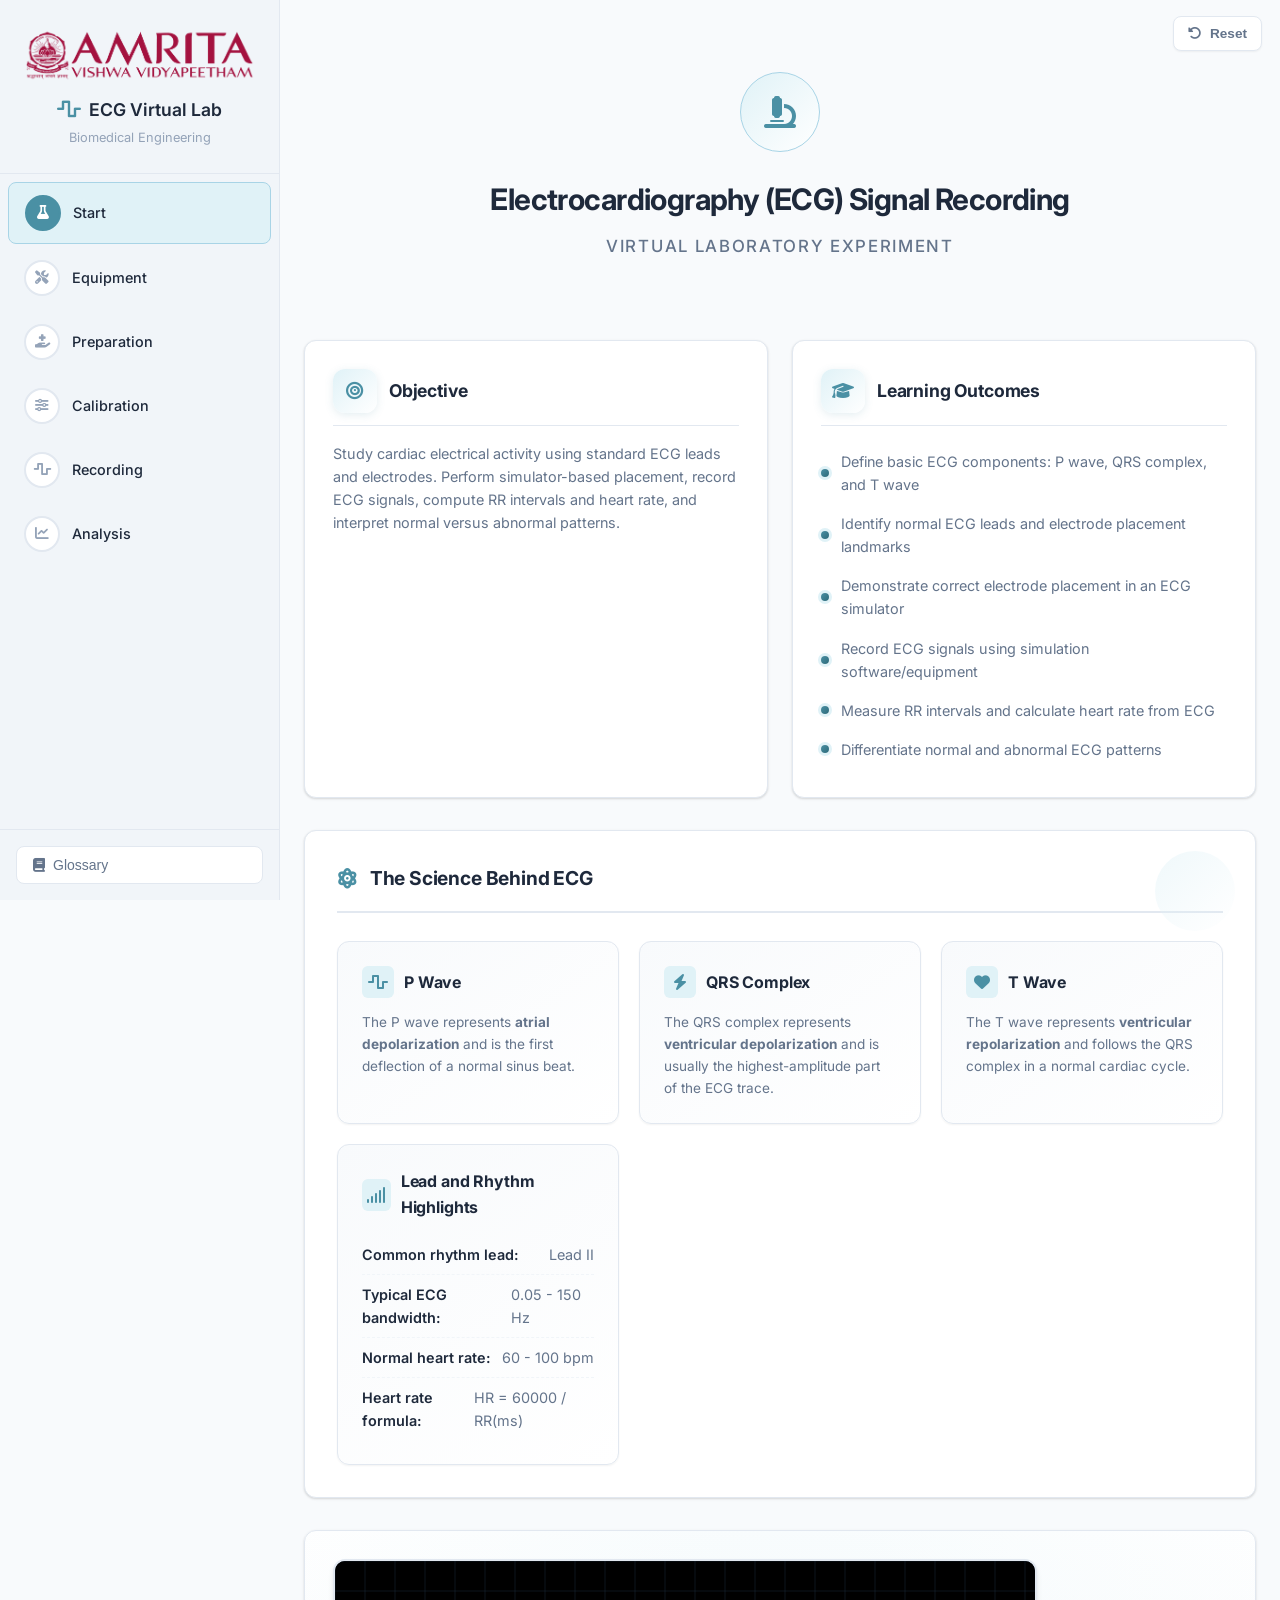
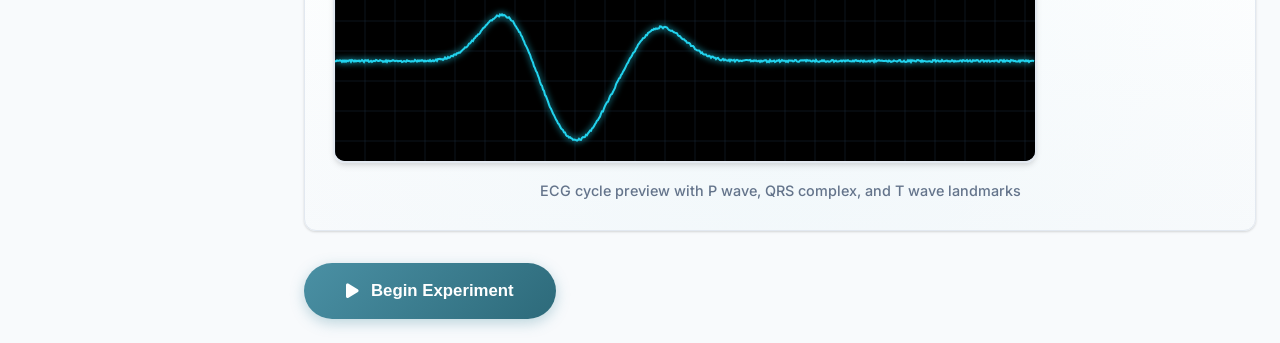
<file: simulation/index.html>
<!DOCTYPE html>
<html lang="en">
<head>
    <meta charset="UTF-8">
    <meta name="viewport" content="width=device-width, initial-scale=1.0, maximum-scale=1.0, user-scalable=no">
    <meta name="mobile-web-app-capable" content="yes">
    <meta name="apple-mobile-web-app-capable" content="yes">
    <meta name="apple-mobile-web-app-status-bar-style" content="default">
    <title>ECG Virtual Lab — Electrocardiography Signal Recording</title>
    <link rel="stylesheet" href="./css/main.css">
    <link rel="stylesheet" href="https://cdnjs.cloudflare.com/ajax/libs/font-awesome/6.4.0/css/all.min.css">
    <link rel="preconnect" href="https://fonts.googleapis.com">
    <link rel="preconnect" href="https://fonts.gstatic.com" crossorigin>
    <link href="https://fonts.googleapis.com/css2?family=Inter:wght@400;500;600;700&display=swap" rel="stylesheet">
</head>
<body>
    <!-- LOADING SCREEN -->
    <div id="loading-screen">
        <div class="loader-content">
            <div class="loader-spinner">
                <svg viewBox="0 0 50 50" class="spinner-svg">
                    <circle cx="25" cy="25" r="20" fill="none" stroke="#e0e7ef" stroke-width="4"></circle>
                    <circle cx="25" cy="25" r="20" fill="none" stroke="#4a90a4" stroke-width="4" stroke-dasharray="80" stroke-dashoffset="60" class="spinner-circle"></circle>
                </svg>
            </div>
            <h1>ECG Virtual Laboratory</h1>
            <p>Preparing your workstation...</p>
            <div class="load-bar"><div class="load-fill"></div></div>
        </div>
    </div>

    <!-- MAIN APP -->
    <div id="app" class="hidden">
        <!-- LEFT SIDEBAR NAVIGATION -->
        <aside id="sidebar-nav">
            <div class="sidebar-header">
                <div class="sidebar-logo">
                    <img src="images\logo.png" alt="Lab Logo" class="logo-image">
                </div>
                <div class="lab-title">
                    <i class="fas fa-wave-square lab-icon"></i>
                    <h2>ECG Virtual Lab</h2>
                </div>
                <p class="lab-subtitle">Biomedical Engineering</p>
            </div>

            <!-- Navigation Steps -->
            <nav class="nav-steps-vertical" id="nav-steps">
                <div class="nav-step active" data-step="0">
                    <div class="step-indicator">
                        <i class="fas fa-flask"></i>
                        <span class="step-check"><i class="fas fa-check"></i></span>
                    </div>
                    <div class="step-content">
                        <span class="step-label">Start</span>
                    </div>
                </div>
                <div class="nav-step" data-step="1">
                    <div class="step-indicator">
                        <i class="fas fa-tools"></i>
                        <span class="step-check"><i class="fas fa-check"></i></span>
                    </div>
                    <div class="step-content">
                        <span class="step-label">Equipment</span>
                    </div>
                </div>
                <div class="nav-step" data-step="2">
                    <div class="step-indicator">
                        <i class="fas fa-hand-holding-medical"></i>
                        <span class="step-check"><i class="fas fa-check"></i></span>
                    </div>
                    <div class="step-content">
                        <span class="step-label">Preparation</span>
                    </div>
                </div>
                <div class="nav-step" data-step="3">
                    <div class="step-indicator">
                        <i class="fas fa-sliders-h"></i>
                        <span class="step-check"><i class="fas fa-check"></i></span>
                    </div>
                    <div class="step-content">
                        <span class="step-label">Calibration</span>
                    </div>
                </div>
                <div class="nav-step" data-step="4">
                    <div class="step-indicator">
                        <i class="fas fa-wave-square"></i>
                        <span class="step-check"><i class="fas fa-check"></i></span>
                    </div>
                    <div class="step-content">
                        <span class="step-label">Recording</span>
                    </div>
                </div>
                <div class="nav-step" data-step="5">
                    <div class="step-indicator">
                        <i class="fas fa-chart-line"></i>
                        <span class="step-check"><i class="fas fa-check"></i></span>
                    </div>
                    <div class="step-content">
                        <span class="step-label">Analysis</span>
                    </div>
                </div>
            </nav>

            <!-- Sidebar Footer -->
            <div class="sidebar-footer">
                <button id="glossary-btn" class="btn-glossary">
                    <i class="fas fa-book"></i>
                    <span>Glossary</span>
                </button>
            </div>
        </aside>

        <!-- MAIN CONTENT AREA -->
        <main id="main-content">
            <button class="lab-reset-btn" id="reset-lab-btn" type="button" title="Reset lab progress and state">
                <i class="fas fa-rotate-left"></i>
                <span>Reset</span>
            </button>

            <!-- STEP 0: START EXPERIMENT -->
            <section class="lab-step active" id="step-0">
                <div class="step-container">
                    <div class="welcome-card">
                        <div class="welcome-icon">
                            <i class="fas fa-microscope"></i>
                        </div>
                        <h2>Electrocardiography (ECG) Signal Recording</h2>
                        <p class="welcome-subtitle">Virtual Laboratory Experiment</p>
                    </div>

                    <div class="info-grid">
                        <div class="info-card">
                            <div class="info-card-header">
                                <i class="fas fa-bullseye"></i>
                                <h3>Objective</h3>
                            </div>
                            <p>Study cardiac electrical activity using standard ECG leads and electrodes. Perform simulator-based placement, record ECG signals, compute RR intervals and heart rate, and interpret normal versus abnormal patterns.</p>
                        </div>

                        <div class="info-card">
                            <div class="info-card-header">
                                <i class="fas fa-graduation-cap"></i>
                                <h3>Learning Outcomes</h3>
                            </div>
                            <ul>
                                <li>Define basic ECG components: P wave, QRS complex, and T wave</li>
                                <li>Identify normal ECG leads and electrode placement landmarks</li>
                                <li>Demonstrate correct electrode placement in an ECG simulator</li>
                                <li>Record ECG signals using simulation software/equipment</li>
                                <li>Measure RR intervals and calculate heart rate from ECG</li>
                                <li>Differentiate normal and abnormal ECG patterns</li>
                            </ul>
                        </div>
                    </div>

                    <div class="science-section-card">
                        <h3><i class="fas fa-atom"></i> The Science Behind ECG</h3>
                        <div class="science-grid">
                            <div class="science-item">
                                <h4><i class="fas fa-wave-square"></i> P Wave</h4>
                                <p>The P wave represents <strong>atrial depolarization</strong> and is the first deflection of a normal sinus beat.</p>
                            </div>
                            <div class="science-item">
                                <h4><i class="fas fa-bolt"></i> QRS Complex</h4>
                                <p>The QRS complex represents <strong>ventricular depolarization</strong> and is usually the highest-amplitude part of the ECG trace.</p>
                            </div>
                            <div class="science-item">
                                <h4><i class="fas fa-heart"></i> T Wave</h4>
                                <p>The T wave represents <strong>ventricular repolarization</strong> and follows the QRS complex in a normal cardiac cycle.</p>
                            </div>
                            <div class="science-item">
                                <h4><i class="fas fa-signal"></i> Lead and Rhythm Highlights</h4>
                                <ul class="signal-specs">
                                    <li><strong>Common rhythm lead:</strong> Lead II</li>
                                    <li><strong>Typical ECG bandwidth:</strong> 0.05 - 150 Hz</li>
                                    <li><strong>Normal heart rate:</strong> 60 - 100 bpm</li>
                                    <li><strong>Heart rate formula:</strong> HR = 60000 / RR(ms)</li>
                                </ul>
                            </div>
                        </div>
                    </div>

                    <div class="ecg-preview-visualization">
                        <canvas id="ecg-preview-canvas" width="700" height="200"></canvas>
                        <p class="canvas-caption">ECG cycle preview with P wave, QRS complex, and T wave landmarks</p>
                    </div>

                    <button class="btn-primary btn-lg" id="start-lab-btn">
                        <i class="fas fa-play"></i>
                        <span>Begin Experiment</span>
                    </button>
                </div>
            </section>

            <!-- STEP 1: EQUIPMENT -->
            <section class="lab-step" id="step-1">
                <div class="step-container">
                    <div class="section-header">
                        <i class="fas fa-toolbox"></i>
                        <div>
                            <h2>Equipment Familiarization</h2>
                            <p>Click on each piece of equipment to learn about it. Explore ALL items before proceeding.</p>
                        </div>
                    </div>
                    
                    <div class="equipment-lab">
                        <div class="equipment-bench" id="equipment-bench">
                            <!-- ECG Machine -->
                            <div class="equipment-item" id="equip-ecg" data-name="ECG Amplifier System">
                                <div class="equip-visual ecg-machine">
                                    <i class="fas fa-desktop"></i>
                                </div>
                                <span class="equip-label">ECG Amplifier</span>
                                <span class="equip-check"><i class="fas fa-check"></i></span>
                            </div>

                            <!-- Electrodes -->
                            <div class="equipment-item" id="equip-electrodes" data-name="Surface Electrodes (Ag/AgCl)">
                                <div class="equip-visual electrodes">
                                    <i class="fas fa-circle-nodes"></i>
                                </div>
                                <span class="equip-label">Electrodes (Ag/AgCl)</span>
                                <span class="equip-check"><i class="fas fa-check"></i></span>
                            </div>

                            <!-- Conductive Gel -->
                            <div class="equipment-item" id="equip-gel" data-name="Conductive Gel">
                                <div class="equip-visual gel-tube">
                                    <i class="fas fa-droplet"></i>
                                </div>
                                <span class="equip-label">Conductive Gel</span>
                                <span class="equip-check"><i class="fas fa-check"></i></span>
                            </div>

                            <!-- Alcohol Swabs -->
                            <div class="equipment-item" id="equip-swabs" data-name="Alcohol Swabs (70% Isopropyl)">
                                <div class="equip-visual swabs-box">
                                    <i class="fas fa-prescription-bottle"></i>
                                </div>
                                <span class="equip-label">Alcohol Swabs</span>
                                <span class="equip-check"><i class="fas fa-check"></i></span>
                            </div>

                            <!-- Computer/DAQ -->
                            <div class="equipment-item" id="equip-daq" data-name="Data Acquisition System (DAQ)">
                                <div class="equip-visual daq-system">
                                    <i class="fas fa-server"></i>
                                </div>
                                <span class="equip-label">DAQ System</span>
                                <span class="equip-check"><i class="fas fa-check"></i></span>
                            </div>

                            <!-- Abrasive Pads -->
                            <div class="equipment-item" id="equip-abrasive" data-name="Abrasive Skin Prep Pads">
                                <div class="equip-visual abrasive-pad">
                                    <i class="fas fa-eraser"></i>
                                </div>
                                <span class="equip-label">Abrasive Pads</span>
                                <span class="equip-check"><i class="fas fa-check"></i></span>
                            </div>
                        </div>

                        <!-- Equipment Info Panel -->
                        <div class="equipment-info-panel" id="equip-info-panel">
                            <div class="info-placeholder">
                                <i class="fas fa-hand-pointer"></i>
                                <p>Click on equipment to learn about it</p>
                            </div>
                            <div class="info-details hidden" id="equip-details">
                                <h3 id="equip-detail-name"></h3>
                                <div id="equip-detail-body"></div>
                            </div>
                        </div>
                    </div>
                    
                    <div class="step-progress">
                        <div class="progress-bar">
                            <div class="progress-fill" id="equip-progress-fill"></div>
                        </div>
                        <span class="progress-text" id="equip-progress">0 / 6 explored</span>
                        <button class="btn-primary hidden" id="equip-next-btn">
                            <span>Continue to Preparation</span>
                            <i class="fas fa-arrow-right"></i>
                        </button>
                    </div>
                </div>
            </section>

            <!-- STEP 2: PATIENT PREPARATION -->
            <section class="lab-step" id="step-2">
                <div class="step-container">
                    <div class="section-header">
                        <i class="fas fa-hand-holding-medical"></i>
                        <div>
                            <h2>Patient Preparation & Electrode Placement</h2>
                            <p>Prepare all ECG electrode sites (RA, LA, RL), then place leads on the correct body targets.</p>
                        </div>
                    </div>
                
                    <!-- Muscle Selection Panel -->
                    <div class="muscle-selection-panel hidden" id="muscle-selection-panel">
                        <div class="panel-header">
                            <i class="fas fa-user-injured"></i>
                            <h3>Select a Lead Region to Examine</h3>
                        </div>
                        <p class="muscle-instruction">Click a highlighted region to simulate ECG lead/electrode placement planning.</p>
                        <div class="body-muscle-container">
                            <div class="body-diagram">
                                <svg id="body-svg" viewBox="0 0 300 500" class="body-svg">
                                    <!-- Body outline -->
                                    <ellipse class="body-head" cx="150" cy="35" rx="30" ry="35"/>
                                    <rect class="body-neck" x="140" y="60" width="20" height="20"/>
                                    <path class="body-torso" d="M100,80 L90,180 L100,250 L120,250 L130,190 L150,200 L170,190 L180,250 L200,250 L210,180 L200,80 Z"/>
                                    
                                    <!-- Left arm -->
                                    <path class="body-arm" d="M90,80 L60,100 L45,150 L40,200 L45,205 L55,160 L70,110 L90,90 Z"/>
                                    <ellipse class="body-hand" cx="42" cy="215" rx="10" ry="15"/>
                                    
                                    <!-- Right arm -->
                                    <path class="body-arm" d="M210,80 L240,100 L255,150 L260,200 L255,205 L245,160 L230,110 L210,90 Z"/>
                                    <ellipse class="body-hand" cx="258" cy="215" rx="10" ry="15"/>
                                
                                <!-- Left leg -->
                                <path class="body-leg" d="M120,250 L110,350 L105,450 L115,455 L125,350 L135,250 Z"/>
                                <ellipse class="body-foot" cx="110" cy="465" rx="15" ry="10"/>
                                
                                <!-- Right leg -->
                                <path class="body-leg" d="M180,250 L190,350 L195,450 L185,455 L175,350 L165,250 Z"/>
                                <ellipse class="body-foot" cx="190" cy="465" rx="15" ry="10"/>
                                
                                <!-- Clickable ECG lead/electrode regions -->
                                <ellipse class="muscle-region" id="lead-ra" cx="65" cy="130" rx="15" ry="25" data-muscle="ra" data-name="RA Electrode (Right Arm)"/>
                                <ellipse class="muscle-region" id="lead-la" cx="235" cy="130" rx="15" ry="25" data-muscle="la" data-name="LA Electrode (Left Arm)"/>
                                <ellipse class="muscle-region" id="lead-v1" cx="132" cy="110" rx="9" ry="12" data-muscle="v1" data-name="V1 (4th ICS, Right Sternal Border)"/>
                                <ellipse class="muscle-region" id="lead-v2" cx="146" cy="108" rx="9" ry="12" data-muscle="v2" data-name="V2 (4th ICS, Left Sternal Border)"/>
                                <ellipse class="muscle-region" id="lead-v3" cx="160" cy="112" rx="9" ry="12" data-muscle="v3" data-name="V3 (Between V2 and V4)"/>
                                <ellipse class="muscle-region" id="lead-v4" cx="175" cy="118" rx="9" ry="12" data-muscle="v4" data-name="V4 (5th ICS, Midclavicular)"/>
                                <ellipse class="muscle-region" id="lead-v5" cx="188" cy="124" rx="9" ry="12" data-muscle="v5" data-name="V5 (Anterior Axillary Line)"/>
                                <ellipse class="muscle-region" id="lead-v6" cx="201" cy="130" rx="9" ry="12" data-muscle="v6" data-name="V6 (Midaxillary Line)"/>
                                <ellipse class="muscle-region" id="lead-rl" cx="125" cy="310" rx="15" ry="40" data-muscle="rl" data-name="RL Electrode (Right Leg - Ground)"/>
                                <ellipse class="muscle-region" id="lead-ll" cx="175" cy="310" rx="15" ry="40" data-muscle="ll" data-name="LL Electrode (Left Leg)"/>
                            </svg>
                        </div>
                        <div class="muscle-info-card" id="muscle-info-card">
                            <div class="muscle-placeholder">
                                <span class="big-icon">👆</span>
                                <p>Click on a highlighted region to see placement details</p>
                            </div>
                            <div class="muscle-details hidden" id="muscle-details">
                                <h4 id="selected-muscle-name">Lead Region</h4>
                                <div class="muscle-image-container">
                                    <div class="muscle-diagram" id="muscle-diagram"></div>
                                </div>
                                <div class="muscle-info-text" id="muscle-info-text"></div>
                                <button class="btn-primary" id="select-muscle-btn">Select This Region →</button>
                            </div>
                        </div>
                    </div>
                </div>

                <!-- Prep Workspace -->
                <div class="prep-workspace" id="prep-workspace">
                    <div class="selected-muscle-header">
                        <span>Standard Workflow: </span>
                        <strong id="prep-muscle-name">12-Lead ECG Setup (10 Electrodes)</strong>
                    </div>

                    <!-- Horizontal Progress Bar -->
                    <div class="prep-progress-bar">
                        <div class="prep-step-indicator active" data-step="clean">
                            <div class="step-circle">
                                <i class="fas fa-spray-can"></i>
                            </div>
                            <span class="step-name">Clean</span>
                        </div>
                        <div class="step-connector"></div>
                        <div class="prep-step-indicator" data-step="abrade">
                            <div class="step-circle">
                                <i class="fas fa-eraser"></i>
                            </div>
                            <span class="step-name">Abrade</span>
                        </div>
                        <div class="step-connector"></div>
                        <div class="prep-step-indicator" data-step="gel">
                            <div class="step-circle">
                                <i class="fas fa-droplet"></i>
                            </div>
                            <span class="step-name">Gel</span>
                        </div>
                        <div class="step-connector"></div>
                        <div class="prep-step-indicator" data-step="place">
                            <div class="step-circle">
                                <i class="fas fa-plug"></i>
                            </div>
                            <span class="step-name">Place</span>
                        </div>
                    </div>

                    <!-- Floating Impedance Indicator -->
                    <div class="floating-impedance" id="floating-impedance">
                        <div class="impedance-ring">
                            <svg class="imp-ring-svg" viewBox="0 0 80 80">
                                <circle cx="40" cy="40" r="35" class="imp-ring-bg"/>
                                <circle cx="40" cy="40" r="35" class="imp-ring-fill" id="imp-ring-fill"/>
                            </svg>
                            <span class="imp-value-center" id="imp-value-float">--</span>
                        </div>
                        <div class="impedance-info">
                            <span class="imp-label">Impedance</span>
                            <span class="imp-status" id="imp-status-float">Measure pending</span>
                        </div>
                    </div>

                    <!-- Main Prep Area -->
                    <div class="prep-main-area">
                        <!-- Full Body Diagram - Simplified Click-Based Electrode Placement -->
                        <div class="arm-container" id="arm-container">
                            <svg id="arm-svg" viewBox="0 0 600 700" class="arm-svg">
                                <!-- Full Body for ECG Electrode Placement -->
                                
                                <!-- Head -->
                                <circle cx="300" cy="50" r="35" fill="#f9e4b7" stroke="#333" stroke-width="2"/>
                                
                                <!-- Neck -->
                                <rect x="280" y="80" width="40" height="25" fill="#f9e4b7" stroke="#333" stroke-width="2"/>
                                
                                <!-- Torso -->
                                <ellipse cx="300" cy="180" rx="80" ry="100" fill="#f9e4b7" stroke="#333" stroke-width="2"/>
                                
                                <!-- Left Arm -->
                                <ellipse cx="150" cy="140" rx="28" ry="70" fill="#f9e4b7" stroke="#333" stroke-width="2" transform="rotate(-30 150 140)"/>
                                <circle cx="100" cy="200" r="20" fill="#f9e4b7" stroke="#333" stroke-width="2"/>
                                
                                <!-- Right Arm -->
                                <ellipse cx="450" cy="140" rx="28" ry="70" fill="#f9e4b7" stroke="#333" stroke-width="2" transform="rotate(30 450 140)"/>
                                <circle cx="500" cy="200" r="20" fill="#f9e4b7" stroke="#333" stroke-width="2"/>
                                
                                <!-- Left Leg -->
                                <ellipse cx="250" cy="380" rx="35" ry="90" fill="#f9e4b7" stroke="#333" stroke-width="2"/>
                                <ellipse cx="250" cy="600" rx="30" ry="25" fill="#f9e4b7" stroke="#333" stroke-width="2"/>
                                
                                <!-- Right Leg -->
                                <ellipse cx="350" cy="380" rx="35" ry="90" fill="#f9e4b7" stroke="#333" stroke-width="2"/>
                                <ellipse cx="350" cy="600" rx="30" ry="25" fill="#f9e4b7" stroke="#333" stroke-width="2"/>

                                <!-- Thread-like lead lines are rendered here after placement -->
                                <g id="electrode-thread-layer"></g>
                                
                                <!-- 10 ELECTRODE ZONES (12-Lead ECG: 4 limb + 6 chest) -->
                                
                                <!-- Limb leads -->
                                <circle class="prep-zone" id="prep-zone-ra" cx="500" cy="200" r="20" data-zone="ra" fill="rgba(0,136,204,0.18)" stroke="#0088cc" stroke-width="3" opacity="0.9"/>
                                <text x="500" y="206" class="zone-label-bold" text-anchor="middle" font-weight="bold" font-size="11">RA</text>

                                <circle class="prep-zone" id="prep-zone-la" cx="100" cy="200" r="20" data-zone="la" fill="rgba(0,136,204,0.18)" stroke="#0088cc" stroke-width="3" opacity="0.9"/>
                                <text x="100" y="206" class="zone-label-bold" text-anchor="middle" font-weight="bold" font-size="11">LA</text>

                                <circle class="prep-zone" id="prep-zone-rl" cx="350" cy="600" r="20" data-zone="rl" fill="rgba(255,152,0,0.18)" stroke="#ff9800" stroke-width="3" opacity="0.9"/>
                                <text x="350" y="606" class="zone-label-bold" text-anchor="middle" font-weight="bold" font-size="11">RL</text>

                                <circle class="prep-zone" id="prep-zone-ll" cx="250" cy="600" r="20" data-zone="ll" fill="rgba(0,136,204,0.18)" stroke="#0088cc" stroke-width="3" opacity="0.9"/>
                                <text x="250" y="606" class="zone-label-bold" text-anchor="middle" font-weight="bold" font-size="11">LL</text>

                                <!-- Chest leads V1-V6 -->
                                <circle class="prep-zone" id="prep-zone-v1" cx="270" cy="175" r="16" data-zone="v1" fill="rgba(225,29,72,0.18)" stroke="#e11d48" stroke-width="3" opacity="0.9"/>
                                <text x="270" y="180" class="zone-label-bold" text-anchor="middle" font-weight="bold" font-size="10">V1</text>

                                <circle class="prep-zone" id="prep-zone-v2" cx="330" cy="175" r="16" data-zone="v2" fill="rgba(225,29,72,0.18)" stroke="#e11d48" stroke-width="3" opacity="0.9"/>
                                <text x="330" y="180" class="zone-label-bold" text-anchor="middle" font-weight="bold" font-size="10">V2</text>

                                <circle class="prep-zone" id="prep-zone-v4" cx="360" cy="230" r="16" data-zone="v4" fill="rgba(225,29,72,0.18)" stroke="#e11d48" stroke-width="3" opacity="0.9"/>
                                <text x="360" y="235" class="zone-label-bold" text-anchor="middle" font-weight="bold" font-size="10">V4</text>

                                <circle class="prep-zone" id="prep-zone-v3" cx="345" cy="205" r="16" data-zone="v3" fill="rgba(225,29,72,0.18)" stroke="#e11d48" stroke-width="3" opacity="0.9"/>
                                <text x="345" y="210" class="zone-label-bold" text-anchor="middle" font-weight="bold" font-size="10">V3</text>

                                <circle class="prep-zone" id="prep-zone-v5" cx="390" cy="230" r="16" data-zone="v5" fill="rgba(225,29,72,0.18)" stroke="#e11d48" stroke-width="3" opacity="0.9"/>
                                <text x="390" y="235" class="zone-label-bold" text-anchor="middle" font-weight="bold" font-size="10">V5</text>

                                <circle class="prep-zone" id="prep-zone-v6" cx="420" cy="230" r="16" data-zone="v6" fill="rgba(225,29,72,0.18)" stroke="#e11d48" stroke-width="3" opacity="0.9"/>
                                <text x="420" y="235" class="zone-label-bold" text-anchor="middle" font-weight="bold" font-size="10">V6</text>

                                <!-- Legend -->
                                <text x="20" y="650" font-size="10" fill="#666" font-weight="bold">
                                    <tspan x="20">Blue: Limb leads (RA, LA, LL) | Orange: RL ground</tspan>
                                    <tspan x="20" dy="15">Pink: Chest leads V1-V6</tspan>
                                </text>
                                <text x="20" y="685" font-size="10" fill="#999">
                                    <tspan x="20">Prep steps: drag once on any zone. Placement: tap each electrode to auto-attach.</tspan>
                                </text>
                            </svg>
                        </div>

                        <!-- Collapsible Step Cards -->
                        <div class="prep-tools" id="prep-tools">
                            <!-- Step 1: Clean -->
                            <div class="collapsible-step active" id="prep-step-1" data-step="clean">
                                <div class="step-header" onclick="togglePrepStep(1)">
                                    <div class="step-header-left">
                                        <div class="tool-icon draggable" draggable="true" id="drag-swab">
                                            <span class="tool-emoji">🧴</span>
                                        </div>
                                        <div class="step-title">
                                            <strong>Clean Skin</strong>
                                            <span class="step-subtitle">Alcohol swab to remove oils</span>
                                        </div>
                                    </div>
                                    <div class="step-header-right">
                                        <div class="site-dots">
                                            <span class="dot" id="clean-dot-1"></span>
                                        </div>
                                        <i class="fas fa-chevron-down collapse-icon"></i>
                                    </div>
                                </div>
                                <div class="step-body">
                                    <p class="step-instruction">Drag the alcohol swab once to any zone to clean all 10 sites.</p>
                                    <div class="substep-tracker">
                                        <div class="substep-item" id="clean-item-1">
                                            <span class="substep-dot"></span>
                                            <span class="substep-label">All 10 electrode sites</span>
                                        </div>
                                    </div>
                                </div>
                            </div>

                            <!-- Step 2: Abrade -->
                            <div class="collapsible-step" id="prep-step-2" data-step="abrade">
                                <div class="step-header" onclick="togglePrepStep(2)">
                                    <div class="step-header-left">
                                        <div class="tool-icon draggable" draggable="true" id="drag-abrasive">
                                            <span class="tool-emoji">🪒</span>
                                        </div>
                                        <div class="step-title">
                                            <strong>Abrade Surface</strong>
                                            <span class="step-subtitle">Reduce skin impedance</span>
                                        </div>
                                    </div>
                                    <div class="step-header-right">
                                        <div class="site-dots">
                                            <span class="dot" id="abrade-dot-1"></span>
                                        </div>
                                        <i class="fas fa-chevron-down collapse-icon"></i>
                                    </div>
                                </div>
                                <div class="step-body">
                                    <p class="step-instruction">Drag the prep pad once to any zone to abrade all 10 sites.</p>
                                    <div class="substep-tracker">
                                        <div class="substep-item" id="abrade-item-1">
                                            <span class="substep-dot"></span>
                                            <span class="substep-label">All 10 electrode sites</span>
                                        </div>
                                    </div>
                                </div>
                            </div>

                            <!-- Step 3: Gel -->
                            <div class="collapsible-step" id="prep-step-3" data-step="gel">
                                <div class="step-header" onclick="togglePrepStep(3)">
                                    <div class="step-header-left">
                                        <div class="tool-icon draggable" draggable="true" id="drag-gel">
                                            <span class="tool-emoji">💧</span>
                                        </div>
                                        <div class="step-title">
                                            <strong>Apply Gel</strong>
                                            <span class="step-subtitle">Conductive gel for contact</span>
                                        </div>
                                    </div>
                                    <div class="step-header-right">
                                        <div class="site-dots">
                                            <span class="dot" id="gel-dot-1"></span>
                                        </div>
                                        <i class="fas fa-chevron-down collapse-icon"></i>
                                    </div>
                                </div>
                                <div class="step-body">
                                    <p class="step-instruction">Drag conductive gel once to any zone to apply on all 10 sites.</p>
                                    <div class="substep-tracker">
                                        <div class="substep-item" id="gel-item-1">
                                            <span class="substep-dot"></span>
                                            <span class="substep-label">All 10 electrode sites</span>
                                        </div>
                                    </div>
                                </div>
                            </div>

                            <!-- Step 4: Place Electrodes (12-Lead ECG, 10 sites) -->
                            <div class="collapsible-step" id="prep-step-4" data-step="place">
                                <div class="step-header" onclick="togglePrepStep(4)">
                                    <div class="step-header-left">
                                        <div class="electrode-tray" id="electrode-tray">
                                            <div class="electrode-pick" id="electrode-ra" draggable="true" data-type="ra">RA</div>
                                            <div class="electrode-pick" id="electrode-la" draggable="true" data-type="la">LA</div>
                                            <div class="electrode-pick" id="electrode-rl" draggable="true" data-type="rl">RL</div>
                                            <div class="electrode-pick" id="electrode-ll" draggable="true" data-type="ll">LL</div>
                                            <div class="electrode-pick" id="electrode-v1" draggable="true" data-type="v1">V1</div>
                                            <div class="electrode-pick" id="electrode-v2" draggable="true" data-type="v2">V2</div>
                                            <div class="electrode-pick" id="electrode-v3" draggable="true" data-type="v3">V3</div>
                                            <div class="electrode-pick" id="electrode-v4" draggable="true" data-type="v4">V4</div>
                                            <div class="electrode-pick" id="electrode-v5" draggable="true" data-type="v5">V5</div>
                                            <div class="electrode-pick" id="electrode-v6" draggable="true" data-type="v6">V6</div>
                                        </div>
                                        <div class="step-title">
                                            <strong>Place Electrodes</strong>
                                            <span class="step-subtitle">Tap each electrode once to auto-attach to the correct anatomical zone</span>
                                        </div>
                                    </div>
                                    <div class="step-header-right">
                                        <div class="site-dots">
                                            <span class="dot" id="place-dot-ra"></span>
                                            <span class="dot" id="place-dot-la"></span>
                                            <span class="dot" id="place-dot-rl"></span>
                                            <span class="dot" id="place-dot-ll"></span>
                                            <span class="dot" id="place-dot-v1"></span>
                                            <span class="dot" id="place-dot-v2"></span>
                                            <span class="dot" id="place-dot-v3"></span>
                                            <span class="dot" id="place-dot-v4"></span>
                                            <span class="dot" id="place-dot-v5"></span>
                                            <span class="dot" id="place-dot-v6"></span>
                                        </div>
                                        <i class="fas fa-chevron-down collapse-icon"></i>
                                    </div>
                                </div>
                                <div class="step-body">
                                    <p class="step-instruction">Tap each of the 10 electrodes in the tray. Each one auto-attaches to its matching body label (RA, LA, RL, LL, V1-V6).</p>
                                    <div class="electrode-guide">
                                        <span class="guide-item"><span class="guide-dot e1"></span> RA (Right Arm - Wrist/Forearm)</span>
                                        <span class="guide-item"><span class="guide-dot e2"></span> LA (Left Arm - Wrist/Forearm)</span>
                                        <span class="guide-item"><span class="guide-dot e3"></span> RL (Right Leg - Ankle, Ground reference)</span>
                                        <span class="guide-item"><span class="guide-dot gnd"></span> LL (Left Leg - Ankle)</span>
                                        <span class="guide-item"><span class="guide-dot e4"></span> V1: 4th ICS right sternal border</span>
                                        <span class="guide-item"><span class="guide-dot e4"></span> V2: 4th ICS left sternal border</span>
                                        <span class="guide-item"><span class="guide-dot e4"></span> V3: Midpoint between V2 and V4</span>
                                        <span class="guide-item"><span class="guide-dot e4"></span> V4: 5th ICS midclavicular line</span>
                                        <span class="guide-item"><span class="guide-dot e4"></span> V5: Anterior axillary line (V4 level)</span>
                                        <span class="guide-item"><span class="guide-dot e4"></span> V6: Midaxillary line (V4 level)</span>
                                    </div>
                                </div>
                            </div>

                            <!-- Step 5: Validate Placement -->
                            <div class="validation-panel hidden" id="validation-panel">
                                <div class="validation-header">
                                    <i class="fas fa-check-circle"></i>
                                    <h3>Electrode Placement Validation</h3>
                                    <p>Review the accuracy of each electrode placement</p>
                                </div>
                                <div class="validation-checks" id="validation-checks"></div>

                                <div class="validation-summary" id="validation-summary">
                                    <div class="summary-score">
                                        <span class="score-label">Placement Quality:</span>
                                        <span class="score-value" id="placement-quality">0%</span>
                                    </div>
                                    <div class="summary-message" id="summary-message">
                                        <p>Click on body zones to place all electrodes</p>
                                    </div>
                                </div>
                            </div>

                            <button class="btn-primary hidden" id="prep-next-btn">
                                <span>Continue to Calibration</span>
                                <i class="fas fa-arrow-right"></i>
                            </button>
                        </div>
                    </div>
                </div>
            </section>

            <!-- STEP 3: CALIBRATION -->
            <section class="lab-step" id="step-3">
                <div class="step-container">
                    <div class="section-header">
                        <i class="fas fa-sliders-h"></i>
                        <div>
                            <h2>System Calibration</h2>
                            <p>Configure the ECG system parameters for optimal signal recording.</p>
                        </div>
                    </div>
                
                    <!-- Calibration Explanation Panel -->
                    <div class="calib-explanation">
                        <div class="panel-header">
                            <i class="fas fa-info-circle"></i>
                            <h3>Understanding ECG Settings</h3>
                        </div>
                        <div class="calib-info-grid">
                            <div class="calib-info-item">
                                <i class="fas fa-volume-up"></i>
                                <strong>Gain (Amplification)</strong>
                                <p>ECG signals are very small (microvolts). The amplifier increases the signal magnitude. Surface ECG typically uses 1000-5000x gain.</p>
                            </div>
                            <div class="calib-info-item">
                                <i class="fas fa-filter"></i>
                                <strong>High-Pass Filter</strong>
                                <p>Removes slow baseline drift and motion artifacts by blocking frequencies below the cutoff. Set to 10-20 Hz for surface ECG.</p>
                            </div>
                            <div class="calib-info-item">
                                <i class="fas fa-filter"></i>
                                <strong>Low-Pass Filter</strong>
                                <p>Removes high-frequency noise and prevents aliasing. Most ECG energy is below 500 Hz. Set to 450-500 Hz for comprehensive signal capture.</p>
                            </div>
                            <div class="calib-info-item">
                                <i class="fas fa-plug"></i>
                                <strong>Notch Filter (50/60 Hz)</strong>
                                <p>Eliminates power line interference that appears as a constant hum in the signal. Always enable unless studying frequencies near 50/60 Hz.</p>
                            </div>
                        </div>
                    </div>
                
                    <div class="calibration-workspace">
                        <div class="calib-machine">
                            <div class="calib-display">
                                <canvas id="calib-canvas" width="700" height="250"></canvas>
                                <div class="calib-readouts">
                                    <div class="readout">
                                        <span class="readout-label">Baseline</span>
                                        <span class="readout-value" id="baseline-val">-- µV</span>
                                    </div>
                                    <div class="readout">
                                        <span class="readout-label">Noise</span>
                                        <span class="readout-value" id="noise-val">-- µV RMS</span>
                                    </div>
                                    <div class="readout">
                                        <span class="readout-label">Impedance</span>
                                        <span class="readout-value" id="calib-imp-val">-- kΩ</span>
                                    </div>
                                    <div class="readout">
                                        <span class="readout-label">SNR</span>
                                        <span class="readout-value" id="snr-val">-- dB</span>
                                    </div>
                                </div>
                            </div>
                            <div class="calib-controls">
                                <div class="control-group">
                                    <label>Gain (Amplification)</label>
                                    <input type="range" id="gain-slider" min="100" max="10000" value="1000" step="100">
                                    <span id="gain-display">1000x</span>
                                    <div class="control-hint">Typical: 1000x for surface ECG</div>
                                </div>
                                <div class="control-group">
                                    <label>High-Pass Filter (Hz)</label>
                                    <input type="range" id="hp-filter" min="1" max="100" value="20" step="1">
                                    <span id="hp-display">20 Hz</span>
                                    <div class="control-hint">Removes motion artifacts. Recommended: 10-20 Hz</div>
                                </div>
                                <div class="control-group">
                                    <label>Low-Pass Filter (Hz)</label>
                                    <input type="range" id="lp-filter" min="100" max="2000" value="500" step="50">
                                    <span id="lp-display">500 Hz</span>
                                    <div class="control-hint">Anti-aliasing. Recommended: 450-500 Hz</div>
                                </div>
                                <div class="control-group">
                                    <label>Notch Filter (50/60 Hz)</label>
                                    <div class="toggle-group">
                                        <button class="toggle-btn active" id="notch-on">ON</button>
                                        <button class="toggle-btn" id="notch-off">OFF</button>
                                    </div>
                                    <div class="control-hint">Removes power line interference</div>
                                </div>
                                <div class="control-group">
                                    <label>Sampling Rate (Hz)</label>
                                    <select id="sampling-rate">
                                        <option value="500">500 Hz</option>
                                        <option value="1000" selected>1000 Hz</option>
                                        <option value="2000">2000 Hz</option>
                                        <option value="5000">5000 Hz</option>
                                    </select>
                                    <div class="control-hint">Must be ≥ 2× low-pass filter (Nyquist)</div>
                                </div>
                                <button class="btn-primary" id="run-calib-btn">
                                    <i class="fas fa-play"></i>
                                    <span>Run Calibration Test</span>
                                </button>
                                <button class="btn-primary hidden" id="calib-next-btn">
                                    <span>Continue to Recording</span>
                                    <i class="fas fa-arrow-right"></i>
                                </button>
                            </div>
                        </div>
                    </div>
                </div>
            </section>

            <!-- STEP 4: RECORDING -->
            <section class="lab-step" id="step-4">
                <div class="step-container">
                    <div class="section-header">
                        <i class="fas fa-wave-square"></i>
                        <div>
                            <h2>ECG Signal Recording</h2>
                            <p>Record ECG signals under different rhythm conditions for comparison and analysis.</p>
                        </div>
                    </div>

                    <div class="recording-workspace">
                        <!-- Left Panel: Signal Display -->
                        <div class="recording-display">
                            <div class="display-header">
                                <div class="rec-indicator hidden" id="rec-indicator">
                                    <span class="rec-dot"></span> REC
                                </div>
                                <div class="contraction-controls">
                                    <label>Rhythm Context:</label>
                                    <div class="contraction-btns">
                                        <button class="contract-btn active" data-type="rest">Normal</button>
                                        <button class="contract-btn" data-type="light">Mild Tachy</button>
                                        <button class="contract-btn" data-type="moderate">Mild Brady</button>
                                        <button class="contract-btn" data-type="max">Irregular</button>
                                    </div>
                                </div>
                            </div>

                            <!-- Main ECG Signal Canvas -->
                            <div class="signal-display">
                                <canvas id="ecg-canvas" width="900" height="300"></canvas>
                                <div class="signal-annotations" id="signal-annotations"></div>
                            </div>
                            <div class="signal-scale-info">
                                <span id="scale-info">Scale: 1 div = 0.5 mV | Time: 100 ms/div</span>
                            </div>

                            <!-- Signal Quality Indicator (based on electrode placement) -->
                            <div class="signal-quality-indicator" id="signal-quality-indicator">
                                <div class="quality-label">
                                    <i class="fas fa-circle"></i>
                                    <span>Signal Quality:</span>
                                </div>
                                <div class="quality-status" id="quality-status">
                                    <span class="quality-value" id="quality-value">Good</span>
                                    <div class="quality-bar">
                                        <div class="quality-fill" id="quality-fill" style="width: 100%; background-color: #10b981;"></div>
                                    </div>
                                </div>
                                <div class="quality-message" id="quality-message">
                                    <small>Electrode placement affects signal quality and noise level</small>
                                </div>
                            </div>
                        
                            <!-- Signal Speed Control -->
                            <div class="signal-speed-control">
                                <label>Signal Speed:</label>
                                <div class="speed-buttons">
                                    <button class="speed-btn" data-speed="0.25">0.25x</button>
                                    <button class="speed-btn active" data-speed="0.5">0.5x</button>
                                    <button class="speed-btn" data-speed="1">1x</button>
                                    <button class="speed-btn" data-speed="2">2x</button>
                                </div>
                                <span class="speed-hint">Slower speed for detailed observation</span>
                            </div>

                            <!-- Real-time metrics -->
                            <div class="rt-metrics">
                                <div class="metric">
                                    <span class="metric-label">RMS Amplitude</span>
                                    <span class="metric-value" id="rms-value">0.00 mV</span>
                                </div>
                                <div class="metric">
                                    <span class="metric-label">Peak Amplitude</span>
                                    <span class="metric-value" id="peak-value">0.00 mV</span>
                                </div>
                                <div class="metric">
                                    <span class="metric-label">Mean Frequency</span>
                                    <span class="metric-value" id="freq-value">0 Hz</span>
                                </div>
                                <div class="metric">
                                    <span class="metric-label">Estimated BPM</span>
                                    <span class="metric-value" id="mu-value">0</span>
                                </div>
                            </div>

                            <!-- Recording Controls -->
                            <div class="rec-controls">
                                <button class="btn-record" id="record-btn">
                                    <i class="fas fa-circle"></i>
                                    <span>Start Recording</span>
                                </button>
                                <button class="btn-stop hidden" id="stop-btn">
                                    <i class="fas fa-stop"></i>
                                    <span>Stop</span>
                                </button>
                                <button class="btn-save hidden" id="save-btn">
                                    <i class="fas fa-save"></i>
                                    <span>Save Trial</span>
                                </button>
                                <div class="trials-saved" id="trials-saved">
                                    Trials saved: <span id="trial-count">0</span>/4
                                </div>
                            </div>
                        </div>

                        <!-- Right Panel: Condition & Controls -->
                        <div class="recording-sidebar">
                            <!-- Condition selector -->
                            <div class="condition-selector-panel">
                                <h4><i class="fas fa-heartbeat"></i> Rhythm Condition</h4>
                                <!-- Hidden select for compatibility -->
                                <select id="condition-select" class="hidden">
                                    <option value="normal">Normal Sinus Rhythm</option>
                                    <option value="tachycardia">Sinus Tachycardia</option>
                                    <option value="bradycardia">Sinus Bradycardia</option>
                                    <option value="irregular">Irregular Rhythm</option>
                                </select>
                                <div class="condition-cards-vertical" id="condition-cards">
                                    <div class="condition-card selected" data-condition="normal">
                                        <div class="condition-card-header">
                                            <i class="fas fa-user-check"></i>
                                            <span class="condition-name">Normal Sinus</span>
                                            <span class="condition-indicator healthy"></span>
                                        </div>
                                    </div>
                                    <div class="condition-card" data-condition="tachycardia">
                                        <div class="condition-card-header">
                                            <i class="fas fa-user"></i>
                                            <span class="condition-name">Tachycardia</span>
                                            <span class="condition-indicator tachycardia"></span>
                                        </div>
                                    </div>
                                    <div class="condition-card" data-condition="bradycardia">
                                        <div class="condition-card-header">
                                            <i class="fas fa-user"></i>
                                            <span class="condition-name">Bradycardia</span>
                                            <span class="condition-indicator bradycardia"></span>
                                        </div>
                                    </div>
                                    <div class="condition-card" data-condition="irregular">
                                        <div class="condition-card-header">
                                            <i class="fas fa-user"></i>
                                            <span class="condition-name">Irregular Rhythm</span>
                                            <span class="condition-indicator irregular"></span>
                                        </div>
                                    </div>
                                </div>
                            </div>

                            <!-- Condition Description Panel -->
                            <div class="condition-info-panel" id="condition-info">
                                <h4><i class="fas fa-info-circle"></i> <span id="condition-title">Normal Sinus Rhythm</span></h4>
                                <p id="condition-desc">Regular rhythm with stable P-QRS-T morphology and consistent RR intervals.</p>
                                <div class="condition-characteristics" id="condition-chars"></div>
                            </div>

                            <!-- Force gauge -->
                            <div class="force-gauge-container">
                                <h4><i class="fas fa-sliders-h"></i> Rhythm Intensity</h4>
                                <p class="force-instruction">Use slider to vary simulation intensity.</p>
                                <div class="force-gauge">
                                    <div class="gauge-bg">
                                        <div class="gauge-fill" id="force-fill"></div>
                                    </div>
                                    <span class="gauge-value" id="force-value">0%</span>
                                </div>
                                <input type="range" id="force-slider" min="0" max="100" value="0">
                                <button class="btn-primary hidden" id="rec-next-btn">
                                    <span>Continue to Analysis</span>
                                    <i class="fas fa-arrow-right"></i>
                                </button>
                            </div>
                        </div>
                    </div>
                </div>
            </section>

            <!-- STEP 5: ANALYSIS -->
            <section class="lab-step" id="step-5">
                <div class="step-container">
                    <div class="section-header">
                        <i class="fas fa-chart-line"></i>
                        <div>
                            <h2>Signal Analysis</h2>
                            <p>Analyze your recorded ECG data using different signal processing techniques.</p>
                        </div>
                    </div>

                    <div class="analysis-workspace">
                        <div class="analysis-tabs">
                            <button class="analysis-tab active" data-tab="time">
                                <i class="fas fa-clock"></i>
                                <span>Time Domain</span>
                            </button>
                            <button class="analysis-tab" data-tab="frequency">
                                <i class="fas fa-chart-bar"></i>
                                <span>Frequency Domain (FFT)</span>
                            </button>
                            <button class="analysis-tab" data-tab="rms">
                                <i class="fas fa-chart-area"></i>
                                <span>RMS Envelope</span>
                            </button>
                            <button class="analysis-tab" data-tab="comparison">
                                <i class="fas fa-columns"></i>
                                <span>Comparison</span>
                            </button>
                        </div>

                        <div class="analysis-panels">
                            <!-- Time Domain -->
                            <div class="analysis-panel active" id="panel-time">
                                <canvas id="analysis-time-canvas" width="850" height="300"></canvas>
                                <div class="analysis-controls-row">
                                    <label>Trial: </label>
                                    <select id="trial-select-time">
                                        <option value="normal">Normal Sinus Rhythm</option>
                                        <option value="tachycardia">Sinus Tachycardia</option>
                                        <option value="bradycardia">Sinus Bradycardia</option>
                                        <option value="irregular">Irregular Rhythm</option>
                                    </select>
                                    <label>Zoom: </label>
                                    <input type="range" id="time-zoom" min="1" max="20" value="1">
                                </div>
                                <div class="analysis-stats" id="time-stats"></div>
                            </div>

                            <!-- Frequency Domain -->
                            <div class="analysis-panel" id="panel-frequency">
                                <canvas id="analysis-freq-canvas" width="850" height="300"></canvas>
                                <div class="analysis-controls-row">
                                    <label>Trial: </label>
                                    <select id="trial-select-freq">
                                        <option value="normal">Normal Sinus Rhythm</option>
                                        <option value="tachycardia">Sinus Tachycardia</option>
                                        <option value="bradycardia">Sinus Bradycardia</option>
                                        <option value="irregular">Irregular Rhythm</option>
                                    </select>
                                    <label>Window: </label>
                                    <select id="fft-window">
                                        <option value="hanning">Hanning</option>
                                        <option value="hamming">Hamming</option>
                                        <option value="rectangular">Rectangular</option>
                                    </select>
                                </div>
                                <div class="analysis-stats" id="freq-stats"></div>
                            </div>

                            <!-- RMS Envelope -->
                            <div class="analysis-panel" id="panel-rms">
                                <canvas id="analysis-rms-canvas" width="850" height="300"></canvas>
                                <div class="analysis-controls-row">
                                    <label>Window Size (ms): </label>
                                    <input type="range" id="rms-window" min="10" max="500" value="100" step="10">
                                    <span id="rms-window-val">100ms</span>
                                </div>
                                <div class="analysis-stats" id="rms-stats"></div>
                            </div>

                            <!-- Comparison -->
                            <div class="analysis-panel" id="panel-comparison">
                                <div class="comparison-grid">
                                    <div class="comparison-cell">
                                        <h4><span class="condition-dot healthy"></span> Normal</h4>
                                        <canvas id="comp-normal" width="400" height="200"></canvas>
                                        <div class="comp-stats" id="comp-stats-normal"></div>
                                    </div>
                                    <div class="comparison-cell">
                                        <h4><span class="condition-dot tachycardia"></span> Sinus Tachycardia</h4>
                                        <canvas id="comp-tachycardia" width="400" height="200"></canvas>
                                        <div class="comp-stats" id="comp-stats-tachycardia"></div>
                                    </div>
                                    <div class="comparison-cell">
                                        <h4><span class="condition-dot bradycardia"></span> Sinus Bradycardia</h4>
                                        <canvas id="comp-bradycardia" width="400" height="200"></canvas>
                                        <div class="comp-stats" id="comp-stats-bradycardia"></div>
                                    </div>
                                    <div class="comparison-cell">
                                        <h4><span class="condition-dot irregular"></span> Irregular Rhythm</h4>
                                        <canvas id="comp-irregular" width="400" height="200"></canvas>
                                        <div class="comp-stats" id="comp-stats-irregular"></div>
                                    </div>
                                </div>
                            </div>
                        </div>
                    </div>
                    
                    <!-- Download Results Section -->
                    <div class="download-section">
                        <button class="btn-download" id="download-results-btn">
                            <i class="fas fa-download"></i>
                            <span>Download Results Report</span>
                        </button>
                        <button class="btn-download-data" id="download-data-btn">
                            <i class="fas fa-file-csv"></i>
                            <span>Download Raw Data (CSV)</span>
                        </button>
                    </div>

                    <div class="analysis-summary">
                        <div class="summary-card">
                            <i class="fas fa-check-circle"></i>
                            <h4>Experiment Complete</h4>
                            <p>You have successfully completed all steps of the ECG virtual laboratory experiment.</p>
                        </div>
                    </div>
                </div>
            </section>
        </main>

        <!-- GLOSSARY MODAL -->
        <div class="modal-overlay hidden" id="glossary-modal">
            <div class="modal">
                <div class="modal-header">
                    <h3><i class="fas fa-book-medical"></i> ECG Glossary</h3>
                    <button class="modal-close" id="close-glossary">
                        <i class="fas fa-times"></i>
                    </button>
                </div>
                <div class="modal-body" id="glossary-body">
                    <div class="glossary-search">
                        <i class="fas fa-search"></i>
                        <input type="text" id="glossary-search-input" placeholder="Search terms...">
                    </div>
                    <div class="glossary-list" id="glossary-list"></div>
                </div>
            </div>
        </div>
    </div>

    <script src="ecg-engine.js"></script>
    <script src="app.js"></script>
<script src="../assets/js/iframeResize.js"></script>
        
        </body>
</html>
</file>
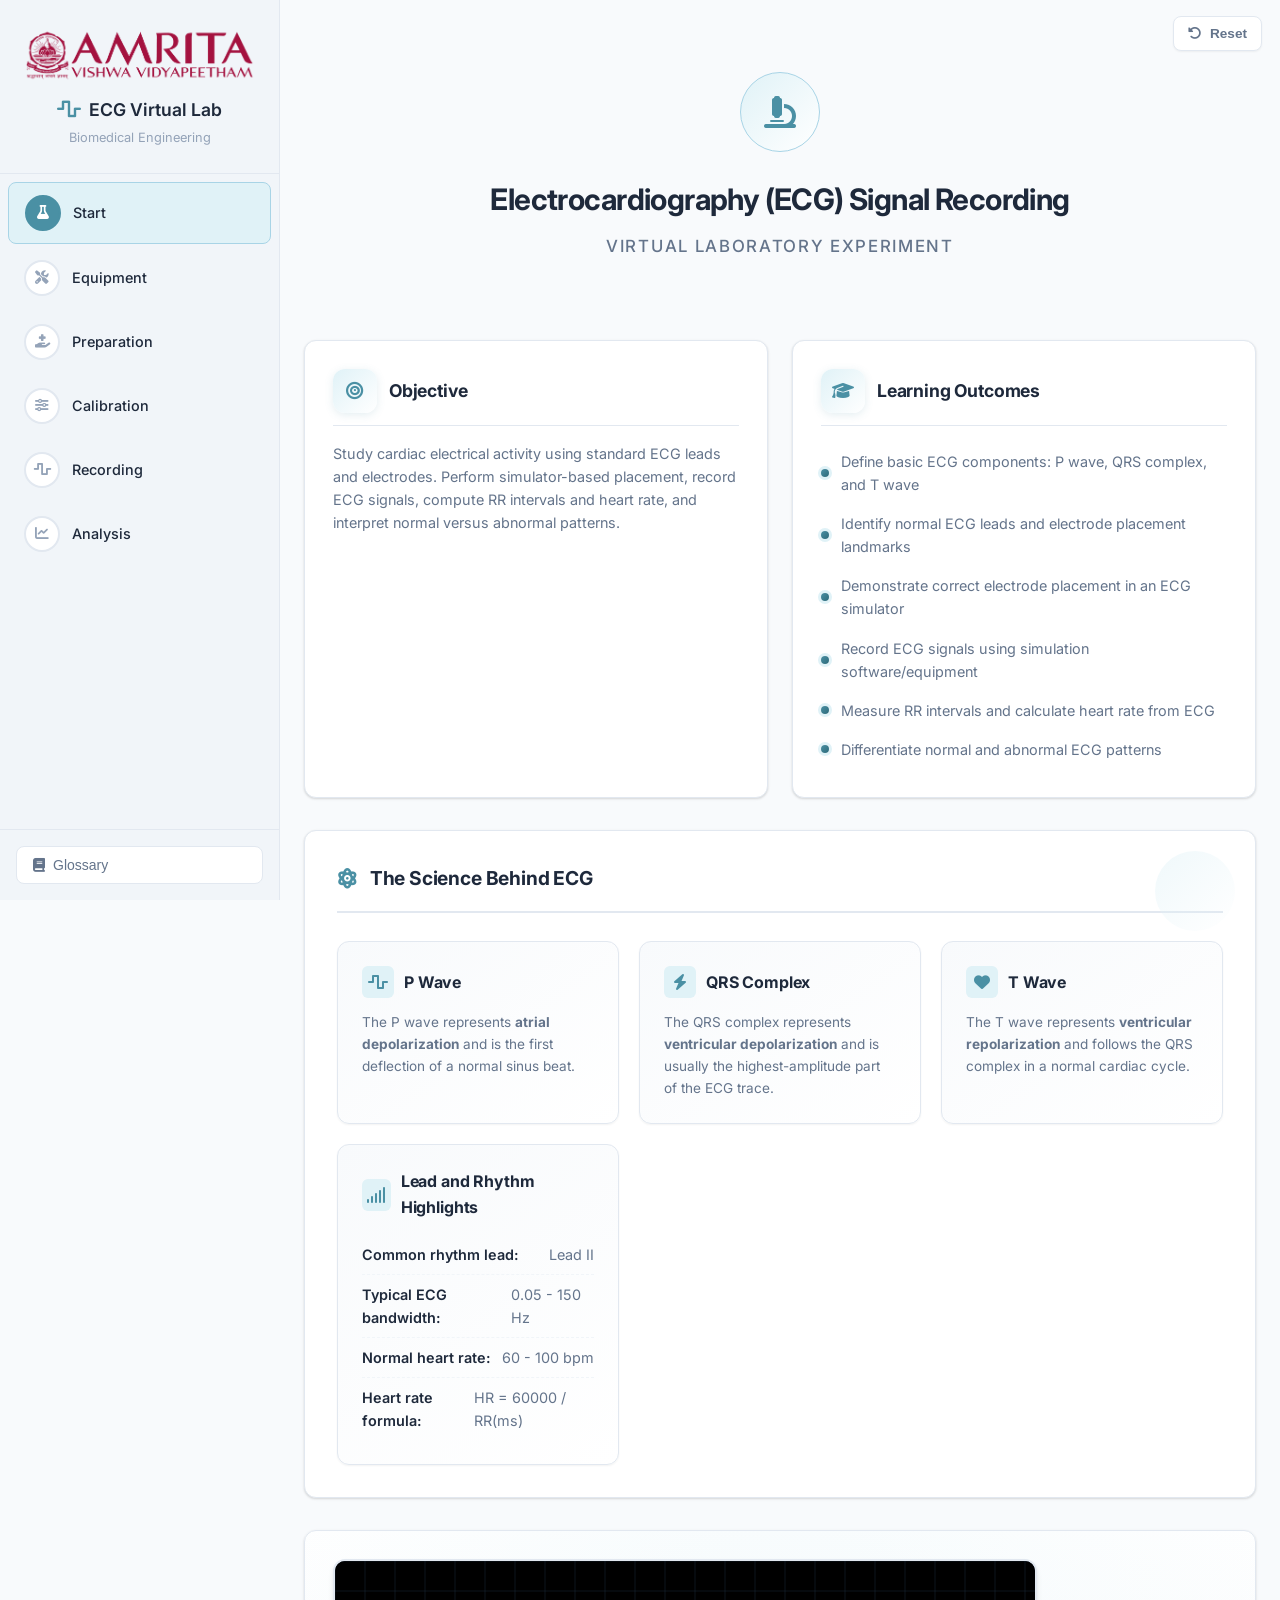
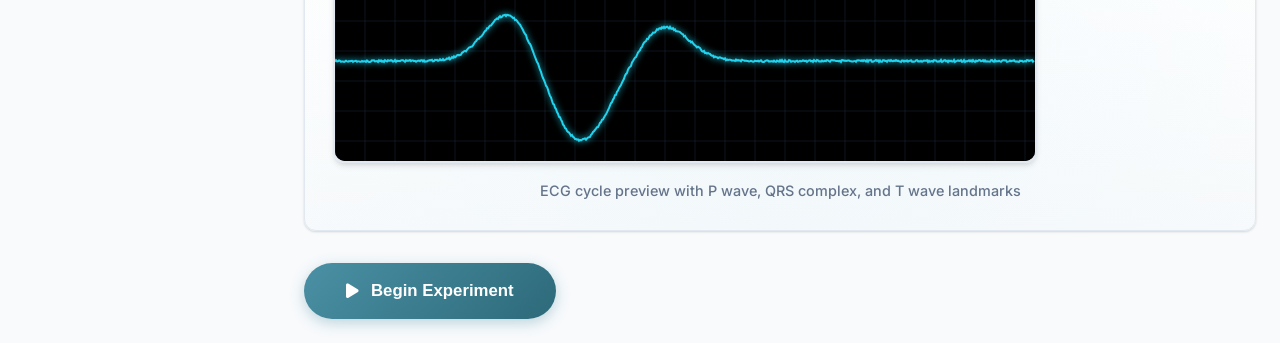
<file: experiment/simulation/index.html>
<!DOCTYPE html>
<html lang="en">
<head>
    <meta charset="UTF-8">
    <meta name="viewport" content="width=device-width, initial-scale=1.0, maximum-scale=1.0, user-scalable=no">
    <meta name="mobile-web-app-capable" content="yes">
    <meta name="apple-mobile-web-app-capable" content="yes">
    <meta name="apple-mobile-web-app-status-bar-style" content="default">
    <title>ECG Virtual Lab — Electrocardiography Signal Recording</title>
    <link rel="stylesheet" href="./css/main.css">
    <link rel="stylesheet" href="https://cdnjs.cloudflare.com/ajax/libs/font-awesome/6.4.0/css/all.min.css">
    <link rel="preconnect" href="https://fonts.googleapis.com">
    <link rel="preconnect" href="https://fonts.gstatic.com" crossorigin>
    <link href="https://fonts.googleapis.com/css2?family=Inter:wght@400;500;600;700&display=swap" rel="stylesheet">
</head>
<body>
    <!-- LOADING SCREEN -->
    <div id="loading-screen">
        <div class="loader-content">
            <div class="loader-spinner">
                <svg viewBox="0 0 50 50" class="spinner-svg">
                    <circle cx="25" cy="25" r="20" fill="none" stroke="#e0e7ef" stroke-width="4"></circle>
                    <circle cx="25" cy="25" r="20" fill="none" stroke="#4a90a4" stroke-width="4" stroke-dasharray="80" stroke-dashoffset="60" class="spinner-circle"></circle>
                </svg>
            </div>
            <h1>ECG Virtual Laboratory</h1>
            <p>Preparing your workstation...</p>
            <div class="load-bar"><div class="load-fill"></div></div>
        </div>
    </div>

    <!-- MAIN APP -->
    <div id="app" class="hidden">
        <!-- LEFT SIDEBAR NAVIGATION -->
        <aside id="sidebar-nav">
            <div class="sidebar-header">
                <div class="sidebar-logo">
                    <img src="images\logo.png" alt="Lab Logo" class="logo-image">
                </div>
                <div class="lab-title">
                    <i class="fas fa-wave-square lab-icon"></i>
                    <h2>ECG Virtual Lab</h2>
                </div>
                <p class="lab-subtitle">Biomedical Engineering</p>
            </div>

            <!-- Navigation Steps -->
            <nav class="nav-steps-vertical" id="nav-steps">
                <div class="nav-step active" data-step="0">
                    <div class="step-indicator">
                        <i class="fas fa-flask"></i>
                        <span class="step-check"><i class="fas fa-check"></i></span>
                    </div>
                    <div class="step-content">
                        <span class="step-label">Start</span>
                    </div>
                </div>
                <div class="nav-step" data-step="1">
                    <div class="step-indicator">
                        <i class="fas fa-tools"></i>
                        <span class="step-check"><i class="fas fa-check"></i></span>
                    </div>
                    <div class="step-content">
                        <span class="step-label">Equipment</span>
                    </div>
                </div>
                <div class="nav-step" data-step="2">
                    <div class="step-indicator">
                        <i class="fas fa-hand-holding-medical"></i>
                        <span class="step-check"><i class="fas fa-check"></i></span>
                    </div>
                    <div class="step-content">
                        <span class="step-label">Preparation</span>
                    </div>
                </div>
                <div class="nav-step" data-step="3">
                    <div class="step-indicator">
                        <i class="fas fa-sliders-h"></i>
                        <span class="step-check"><i class="fas fa-check"></i></span>
                    </div>
                    <div class="step-content">
                        <span class="step-label">Calibration</span>
                    </div>
                </div>
                <div class="nav-step" data-step="4">
                    <div class="step-indicator">
                        <i class="fas fa-wave-square"></i>
                        <span class="step-check"><i class="fas fa-check"></i></span>
                    </div>
                    <div class="step-content">
                        <span class="step-label">Recording</span>
                    </div>
                </div>
                <div class="nav-step" data-step="5">
                    <div class="step-indicator">
                        <i class="fas fa-chart-line"></i>
                        <span class="step-check"><i class="fas fa-check"></i></span>
                    </div>
                    <div class="step-content">
                        <span class="step-label">Analysis</span>
                    </div>
                </div>
            </nav>

            <!-- Sidebar Footer -->
            <div class="sidebar-footer">
                <button id="glossary-btn" class="btn-glossary">
                    <i class="fas fa-book"></i>
                    <span>Glossary</span>
                </button>
            </div>
        </aside>

        <!-- MAIN CONTENT AREA -->
        <main id="main-content">
            <button class="lab-reset-btn" id="reset-lab-btn" type="button" title="Reset lab progress and state">
                <i class="fas fa-rotate-left"></i>
                <span>Reset</span>
            </button>

            <!-- STEP 0: START EXPERIMENT -->
            <section class="lab-step active" id="step-0">
                <div class="step-container">
                    <div class="welcome-card">
                        <div class="welcome-icon">
                            <i class="fas fa-microscope"></i>
                        </div>
                        <h2>Electrocardiography (ECG) Signal Recording</h2>
                        <p class="welcome-subtitle">Virtual Laboratory Experiment</p>
                    </div>

                    <div class="info-grid">
                        <div class="info-card">
                            <div class="info-card-header">
                                <i class="fas fa-bullseye"></i>
                                <h3>Objective</h3>
                            </div>
                            <p>Study cardiac electrical activity using standard ECG leads and electrodes. Perform simulator-based placement, record ECG signals, compute RR intervals and heart rate, and interpret normal versus abnormal patterns.</p>
                        </div>

                        <div class="info-card">
                            <div class="info-card-header">
                                <i class="fas fa-graduation-cap"></i>
                                <h3>Learning Outcomes</h3>
                            </div>
                            <ul>
                                <li>Define basic ECG components: P wave, QRS complex, and T wave</li>
                                <li>Identify normal ECG leads and electrode placement landmarks</li>
                                <li>Demonstrate correct electrode placement in an ECG simulator</li>
                                <li>Record ECG signals using simulation software/equipment</li>
                                <li>Measure RR intervals and calculate heart rate from ECG</li>
                                <li>Differentiate normal and abnormal ECG patterns</li>
                            </ul>
                        </div>
                    </div>

                    <div class="science-section-card">
                        <h3><i class="fas fa-atom"></i> The Science Behind ECG</h3>
                        <div class="science-grid">
                            <div class="science-item">
                                <h4><i class="fas fa-wave-square"></i> P Wave</h4>
                                <p>The P wave represents <strong>atrial depolarization</strong> and is the first deflection of a normal sinus beat.</p>
                            </div>
                            <div class="science-item">
                                <h4><i class="fas fa-bolt"></i> QRS Complex</h4>
                                <p>The QRS complex represents <strong>ventricular depolarization</strong> and is usually the highest-amplitude part of the ECG trace.</p>
                            </div>
                            <div class="science-item">
                                <h4><i class="fas fa-heart"></i> T Wave</h4>
                                <p>The T wave represents <strong>ventricular repolarization</strong> and follows the QRS complex in a normal cardiac cycle.</p>
                            </div>
                            <div class="science-item">
                                <h4><i class="fas fa-signal"></i> Lead and Rhythm Highlights</h4>
                                <ul class="signal-specs">
                                    <li><strong>Common rhythm lead:</strong> Lead II</li>
                                    <li><strong>Typical ECG bandwidth:</strong> 0.05 - 150 Hz</li>
                                    <li><strong>Normal heart rate:</strong> 60 - 100 bpm</li>
                                    <li><strong>Heart rate formula:</strong> HR = 60000 / RR(ms)</li>
                                </ul>
                            </div>
                        </div>
                    </div>

                    <div class="ecg-preview-visualization">
                        <canvas id="ecg-preview-canvas" width="700" height="200"></canvas>
                        <p class="canvas-caption">ECG cycle preview with P wave, QRS complex, and T wave landmarks</p>
                    </div>

                    <button class="btn-primary btn-lg" id="start-lab-btn">
                        <i class="fas fa-play"></i>
                        <span>Begin Experiment</span>
                    </button>
                </div>
            </section>

            <!-- STEP 1: EQUIPMENT -->
            <section class="lab-step" id="step-1">
                <div class="step-container">
                    <div class="section-header">
                        <i class="fas fa-toolbox"></i>
                        <div>
                            <h2>Equipment Familiarization</h2>
                            <p>Click on each piece of equipment to learn about it. Explore ALL items before proceeding.</p>
                        </div>
                    </div>
                    
                    <div class="equipment-lab">
                        <div class="equipment-bench" id="equipment-bench">
                            <!-- ECG Machine -->
                            <div class="equipment-item" id="equip-ecg" data-name="ECG Amplifier System">
                                <div class="equip-visual ecg-machine">
                                    <i class="fas fa-desktop"></i>
                                </div>
                                <span class="equip-label">ECG Amplifier</span>
                                <span class="equip-check"><i class="fas fa-check"></i></span>
                            </div>

                            <!-- Electrodes -->
                            <div class="equipment-item" id="equip-electrodes" data-name="Surface Electrodes (Ag/AgCl)">
                                <div class="equip-visual electrodes">
                                    <i class="fas fa-circle-nodes"></i>
                                </div>
                                <span class="equip-label">Electrodes (Ag/AgCl)</span>
                                <span class="equip-check"><i class="fas fa-check"></i></span>
                            </div>

                            <!-- Conductive Gel -->
                            <div class="equipment-item" id="equip-gel" data-name="Conductive Gel">
                                <div class="equip-visual gel-tube">
                                    <i class="fas fa-droplet"></i>
                                </div>
                                <span class="equip-label">Conductive Gel</span>
                                <span class="equip-check"><i class="fas fa-check"></i></span>
                            </div>

                            <!-- Alcohol Swabs -->
                            <div class="equipment-item" id="equip-swabs" data-name="Alcohol Swabs (70% Isopropyl)">
                                <div class="equip-visual swabs-box">
                                    <i class="fas fa-prescription-bottle"></i>
                                </div>
                                <span class="equip-label">Alcohol Swabs</span>
                                <span class="equip-check"><i class="fas fa-check"></i></span>
                            </div>

                            <!-- Computer/DAQ -->
                            <div class="equipment-item" id="equip-daq" data-name="Data Acquisition System (DAQ)">
                                <div class="equip-visual daq-system">
                                    <i class="fas fa-server"></i>
                                </div>
                                <span class="equip-label">DAQ System</span>
                                <span class="equip-check"><i class="fas fa-check"></i></span>
                            </div>

                            <!-- Abrasive Pads -->
                            <div class="equipment-item" id="equip-abrasive" data-name="Abrasive Skin Prep Pads">
                                <div class="equip-visual abrasive-pad">
                                    <i class="fas fa-eraser"></i>
                                </div>
                                <span class="equip-label">Abrasive Pads</span>
                                <span class="equip-check"><i class="fas fa-check"></i></span>
                            </div>
                        </div>

                        <!-- Equipment Info Panel -->
                        <div class="equipment-info-panel" id="equip-info-panel">
                            <div class="info-placeholder">
                                <i class="fas fa-hand-pointer"></i>
                                <p>Click on equipment to learn about it</p>
                            </div>
                            <div class="info-details hidden" id="equip-details">
                                <h3 id="equip-detail-name"></h3>
                                <div id="equip-detail-body"></div>
                            </div>
                        </div>
                    </div>
                    
                    <div class="step-progress">
                        <div class="progress-bar">
                            <div class="progress-fill" id="equip-progress-fill"></div>
                        </div>
                        <span class="progress-text" id="equip-progress">0 / 6 explored</span>
                        <button class="btn-primary hidden" id="equip-next-btn">
                            <span>Continue to Preparation</span>
                            <i class="fas fa-arrow-right"></i>
                        </button>
                    </div>
                </div>
            </section>

            <!-- STEP 2: PATIENT PREPARATION -->
            <section class="lab-step" id="step-2">
                <div class="step-container">
                    <div class="section-header">
                        <i class="fas fa-hand-holding-medical"></i>
                        <div>
                            <h2>Patient Preparation & Electrode Placement</h2>
                            <p>Prepare all ECG electrode sites (RA, LA, RL), then place leads on the correct body targets.</p>
                        </div>
                    </div>
                
                    <!-- Muscle Selection Panel -->
                    <div class="muscle-selection-panel hidden" id="muscle-selection-panel">
                        <div class="panel-header">
                            <i class="fas fa-user-injured"></i>
                            <h3>Select a Lead Region to Examine</h3>
                        </div>
                        <p class="muscle-instruction">Click a highlighted region to simulate ECG lead/electrode placement planning.</p>
                        <div class="body-muscle-container">
                            <div class="body-diagram">
                                <svg id="body-svg" viewBox="0 0 300 500" class="body-svg">
                                    <!-- Body outline -->
                                    <ellipse class="body-head" cx="150" cy="35" rx="30" ry="35"/>
                                    <rect class="body-neck" x="140" y="60" width="20" height="20"/>
                                    <path class="body-torso" d="M100,80 L90,180 L100,250 L120,250 L130,190 L150,200 L170,190 L180,250 L200,250 L210,180 L200,80 Z"/>
                                    
                                    <!-- Left arm -->
                                    <path class="body-arm" d="M90,80 L60,100 L45,150 L40,200 L45,205 L55,160 L70,110 L90,90 Z"/>
                                    <ellipse class="body-hand" cx="42" cy="215" rx="10" ry="15"/>
                                    
                                    <!-- Right arm -->
                                    <path class="body-arm" d="M210,80 L240,100 L255,150 L260,200 L255,205 L245,160 L230,110 L210,90 Z"/>
                                    <ellipse class="body-hand" cx="258" cy="215" rx="10" ry="15"/>
                                
                                <!-- Left leg -->
                                <path class="body-leg" d="M120,250 L110,350 L105,450 L115,455 L125,350 L135,250 Z"/>
                                <ellipse class="body-foot" cx="110" cy="465" rx="15" ry="10"/>
                                
                                <!-- Right leg -->
                                <path class="body-leg" d="M180,250 L190,350 L195,450 L185,455 L175,350 L165,250 Z"/>
                                <ellipse class="body-foot" cx="190" cy="465" rx="15" ry="10"/>
                                
                                <!-- Clickable ECG lead/electrode regions -->
                                <ellipse class="muscle-region" id="lead-ra" cx="65" cy="130" rx="15" ry="25" data-muscle="ra" data-name="RA Electrode (Right Arm)"/>
                                <ellipse class="muscle-region" id="lead-la" cx="235" cy="130" rx="15" ry="25" data-muscle="la" data-name="LA Electrode (Left Arm)"/>
                                <ellipse class="muscle-region" id="lead-v1" cx="132" cy="110" rx="9" ry="12" data-muscle="v1" data-name="V1 (4th ICS, Right Sternal Border)"/>
                                <ellipse class="muscle-region" id="lead-v2" cx="146" cy="108" rx="9" ry="12" data-muscle="v2" data-name="V2 (4th ICS, Left Sternal Border)"/>
                                <ellipse class="muscle-region" id="lead-v3" cx="160" cy="112" rx="9" ry="12" data-muscle="v3" data-name="V3 (Between V2 and V4)"/>
                                <ellipse class="muscle-region" id="lead-v4" cx="175" cy="118" rx="9" ry="12" data-muscle="v4" data-name="V4 (5th ICS, Midclavicular)"/>
                                <ellipse class="muscle-region" id="lead-v5" cx="188" cy="124" rx="9" ry="12" data-muscle="v5" data-name="V5 (Anterior Axillary Line)"/>
                                <ellipse class="muscle-region" id="lead-v6" cx="201" cy="130" rx="9" ry="12" data-muscle="v6" data-name="V6 (Midaxillary Line)"/>
                                <ellipse class="muscle-region" id="lead-rl" cx="125" cy="310" rx="15" ry="40" data-muscle="rl" data-name="RL Electrode (Right Leg - Ground)"/>
                                <ellipse class="muscle-region" id="lead-ll" cx="175" cy="310" rx="15" ry="40" data-muscle="ll" data-name="LL Electrode (Left Leg)"/>
                            </svg>
                        </div>
                        <div class="muscle-info-card" id="muscle-info-card">
                            <div class="muscle-placeholder">
                                <span class="big-icon">👆</span>
                                <p>Click on a highlighted region to see placement details</p>
                            </div>
                            <div class="muscle-details hidden" id="muscle-details">
                                <h4 id="selected-muscle-name">Lead Region</h4>
                                <div class="muscle-image-container">
                                    <div class="muscle-diagram" id="muscle-diagram"></div>
                                </div>
                                <div class="muscle-info-text" id="muscle-info-text"></div>
                                <button class="btn-primary" id="select-muscle-btn">Select This Region →</button>
                            </div>
                        </div>
                    </div>
                </div>

                <!-- Prep Workspace -->
                <div class="prep-workspace" id="prep-workspace">
                    <div class="selected-muscle-header">
                        <span>Standard Workflow: </span>
                        <strong id="prep-muscle-name">12-Lead ECG Setup (10 Electrodes)</strong>
                    </div>

                    <!-- Horizontal Progress Bar -->
                    <div class="prep-progress-bar">
                        <div class="prep-step-indicator active" data-step="clean">
                            <div class="step-circle">
                                <i class="fas fa-spray-can"></i>
                            </div>
                            <span class="step-name">Clean</span>
                        </div>
                        <div class="step-connector"></div>
                        <div class="prep-step-indicator" data-step="abrade">
                            <div class="step-circle">
                                <i class="fas fa-eraser"></i>
                            </div>
                            <span class="step-name">Abrade</span>
                        </div>
                        <div class="step-connector"></div>
                        <div class="prep-step-indicator" data-step="gel">
                            <div class="step-circle">
                                <i class="fas fa-droplet"></i>
                            </div>
                            <span class="step-name">Gel</span>
                        </div>
                        <div class="step-connector"></div>
                        <div class="prep-step-indicator" data-step="place">
                            <div class="step-circle">
                                <i class="fas fa-plug"></i>
                            </div>
                            <span class="step-name">Place</span>
                        </div>
                    </div>

                    <!-- Floating Impedance Indicator -->
                    <div class="floating-impedance" id="floating-impedance">
                        <div class="impedance-ring">
                            <svg class="imp-ring-svg" viewBox="0 0 80 80">
                                <circle cx="40" cy="40" r="35" class="imp-ring-bg"/>
                                <circle cx="40" cy="40" r="35" class="imp-ring-fill" id="imp-ring-fill"/>
                            </svg>
                            <span class="imp-value-center" id="imp-value-float">--</span>
                        </div>
                        <div class="impedance-info">
                            <span class="imp-label">Impedance</span>
                            <span class="imp-status" id="imp-status-float">Measure pending</span>
                        </div>
                    </div>

                    <!-- Main Prep Area -->
                    <div class="prep-main-area">
                        <!-- Full Body Diagram - Simplified Click-Based Electrode Placement -->
                        <div class="arm-container" id="arm-container">
                            <svg id="arm-svg" viewBox="0 0 600 700" class="arm-svg">
                                <!-- Full Body for ECG Electrode Placement -->
                                
                                <!-- Head -->
                                <circle cx="300" cy="50" r="35" fill="#f9e4b7" stroke="#333" stroke-width="2"/>
                                
                                <!-- Neck -->
                                <rect x="280" y="80" width="40" height="25" fill="#f9e4b7" stroke="#333" stroke-width="2"/>
                                
                                <!-- Torso -->
                                <ellipse cx="300" cy="180" rx="80" ry="100" fill="#f9e4b7" stroke="#333" stroke-width="2"/>
                                
                                <!-- Left Arm -->
                                <ellipse cx="150" cy="140" rx="28" ry="70" fill="#f9e4b7" stroke="#333" stroke-width="2" transform="rotate(-30 150 140)"/>
                                <circle cx="100" cy="200" r="20" fill="#f9e4b7" stroke="#333" stroke-width="2"/>
                                
                                <!-- Right Arm -->
                                <ellipse cx="450" cy="140" rx="28" ry="70" fill="#f9e4b7" stroke="#333" stroke-width="2" transform="rotate(30 450 140)"/>
                                <circle cx="500" cy="200" r="20" fill="#f9e4b7" stroke="#333" stroke-width="2"/>
                                
                                <!-- Left Leg -->
                                <ellipse cx="250" cy="380" rx="35" ry="90" fill="#f9e4b7" stroke="#333" stroke-width="2"/>
                                <ellipse cx="250" cy="600" rx="30" ry="25" fill="#f9e4b7" stroke="#333" stroke-width="2"/>
                                
                                <!-- Right Leg -->
                                <ellipse cx="350" cy="380" rx="35" ry="90" fill="#f9e4b7" stroke="#333" stroke-width="2"/>
                                <ellipse cx="350" cy="600" rx="30" ry="25" fill="#f9e4b7" stroke="#333" stroke-width="2"/>

                                <!-- Thread-like lead lines are rendered here after placement -->
                                <g id="electrode-thread-layer"></g>
                                
                                <!-- 10 ELECTRODE ZONES (12-Lead ECG: 4 limb + 6 chest) -->
                                
                                <!-- Limb leads -->
                                <circle class="prep-zone" id="prep-zone-ra" cx="500" cy="200" r="20" data-zone="ra" fill="rgba(0,136,204,0.18)" stroke="#0088cc" stroke-width="3" opacity="0.9"/>
                                <text x="500" y="206" class="zone-label-bold" text-anchor="middle" font-weight="bold" font-size="11">RA</text>

                                <circle class="prep-zone" id="prep-zone-la" cx="100" cy="200" r="20" data-zone="la" fill="rgba(0,136,204,0.18)" stroke="#0088cc" stroke-width="3" opacity="0.9"/>
                                <text x="100" y="206" class="zone-label-bold" text-anchor="middle" font-weight="bold" font-size="11">LA</text>

                                <circle class="prep-zone" id="prep-zone-rl" cx="350" cy="600" r="20" data-zone="rl" fill="rgba(255,152,0,0.18)" stroke="#ff9800" stroke-width="3" opacity="0.9"/>
                                <text x="350" y="606" class="zone-label-bold" text-anchor="middle" font-weight="bold" font-size="11">RL</text>

                                <circle class="prep-zone" id="prep-zone-ll" cx="250" cy="600" r="20" data-zone="ll" fill="rgba(0,136,204,0.18)" stroke="#0088cc" stroke-width="3" opacity="0.9"/>
                                <text x="250" y="606" class="zone-label-bold" text-anchor="middle" font-weight="bold" font-size="11">LL</text>

                                <!-- Chest leads V1-V6 -->
                                <circle class="prep-zone" id="prep-zone-v1" cx="270" cy="175" r="16" data-zone="v1" fill="rgba(225,29,72,0.18)" stroke="#e11d48" stroke-width="3" opacity="0.9"/>
                                <text x="270" y="180" class="zone-label-bold" text-anchor="middle" font-weight="bold" font-size="10">V1</text>

                                <circle class="prep-zone" id="prep-zone-v2" cx="330" cy="175" r="16" data-zone="v2" fill="rgba(225,29,72,0.18)" stroke="#e11d48" stroke-width="3" opacity="0.9"/>
                                <text x="330" y="180" class="zone-label-bold" text-anchor="middle" font-weight="bold" font-size="10">V2</text>

                                <circle class="prep-zone" id="prep-zone-v4" cx="360" cy="230" r="16" data-zone="v4" fill="rgba(225,29,72,0.18)" stroke="#e11d48" stroke-width="3" opacity="0.9"/>
                                <text x="360" y="235" class="zone-label-bold" text-anchor="middle" font-weight="bold" font-size="10">V4</text>

                                <circle class="prep-zone" id="prep-zone-v3" cx="345" cy="205" r="16" data-zone="v3" fill="rgba(225,29,72,0.18)" stroke="#e11d48" stroke-width="3" opacity="0.9"/>
                                <text x="345" y="210" class="zone-label-bold" text-anchor="middle" font-weight="bold" font-size="10">V3</text>

                                <circle class="prep-zone" id="prep-zone-v5" cx="390" cy="230" r="16" data-zone="v5" fill="rgba(225,29,72,0.18)" stroke="#e11d48" stroke-width="3" opacity="0.9"/>
                                <text x="390" y="235" class="zone-label-bold" text-anchor="middle" font-weight="bold" font-size="10">V5</text>

                                <circle class="prep-zone" id="prep-zone-v6" cx="420" cy="230" r="16" data-zone="v6" fill="rgba(225,29,72,0.18)" stroke="#e11d48" stroke-width="3" opacity="0.9"/>
                                <text x="420" y="235" class="zone-label-bold" text-anchor="middle" font-weight="bold" font-size="10">V6</text>

                                <!-- Legend -->
                                <text x="20" y="650" font-size="10" fill="#666" font-weight="bold">
                                    <tspan x="20">Blue: Limb leads (RA, LA, LL) | Orange: RL ground</tspan>
                                    <tspan x="20" dy="15">Pink: Chest leads V1-V6</tspan>
                                </text>
                                <text x="20" y="685" font-size="10" fill="#999">
                                    <tspan x="20">Prep steps: drag once on any zone. Placement: tap each electrode to auto-attach.</tspan>
                                </text>
                            </svg>
                        </div>

                        <!-- Collapsible Step Cards -->
                        <div class="prep-tools" id="prep-tools">
                            <!-- Step 1: Clean -->
                            <div class="collapsible-step active" id="prep-step-1" data-step="clean">
                                <div class="step-header" onclick="togglePrepStep(1)">
                                    <div class="step-header-left">
                                        <div class="tool-icon draggable" draggable="true" id="drag-swab">
                                            <span class="tool-emoji">🧴</span>
                                        </div>
                                        <div class="step-title">
                                            <strong>Clean Skin</strong>
                                            <span class="step-subtitle">Alcohol swab to remove oils</span>
                                        </div>
                                    </div>
                                    <div class="step-header-right">
                                        <div class="site-dots">
                                            <span class="dot" id="clean-dot-1"></span>
                                        </div>
                                        <i class="fas fa-chevron-down collapse-icon"></i>
                                    </div>
                                </div>
                                <div class="step-body">
                                    <p class="step-instruction">Drag the alcohol swab once to any zone to clean all 10 sites.</p>
                                    <div class="substep-tracker">
                                        <div class="substep-item" id="clean-item-1">
                                            <span class="substep-dot"></span>
                                            <span class="substep-label">All 10 electrode sites</span>
                                        </div>
                                    </div>
                                </div>
                            </div>

                            <!-- Step 2: Abrade -->
                            <div class="collapsible-step" id="prep-step-2" data-step="abrade">
                                <div class="step-header" onclick="togglePrepStep(2)">
                                    <div class="step-header-left">
                                        <div class="tool-icon draggable" draggable="true" id="drag-abrasive">
                                            <span class="tool-emoji">🪒</span>
                                        </div>
                                        <div class="step-title">
                                            <strong>Abrade Surface</strong>
                                            <span class="step-subtitle">Reduce skin impedance</span>
                                        </div>
                                    </div>
                                    <div class="step-header-right">
                                        <div class="site-dots">
                                            <span class="dot" id="abrade-dot-1"></span>
                                        </div>
                                        <i class="fas fa-chevron-down collapse-icon"></i>
                                    </div>
                                </div>
                                <div class="step-body">
                                    <p class="step-instruction">Drag the prep pad once to any zone to abrade all 10 sites.</p>
                                    <div class="substep-tracker">
                                        <div class="substep-item" id="abrade-item-1">
                                            <span class="substep-dot"></span>
                                            <span class="substep-label">All 10 electrode sites</span>
                                        </div>
                                    </div>
                                </div>
                            </div>

                            <!-- Step 3: Gel -->
                            <div class="collapsible-step" id="prep-step-3" data-step="gel">
                                <div class="step-header" onclick="togglePrepStep(3)">
                                    <div class="step-header-left">
                                        <div class="tool-icon draggable" draggable="true" id="drag-gel">
                                            <span class="tool-emoji">💧</span>
                                        </div>
                                        <div class="step-title">
                                            <strong>Apply Gel</strong>
                                            <span class="step-subtitle">Conductive gel for contact</span>
                                        </div>
                                    </div>
                                    <div class="step-header-right">
                                        <div class="site-dots">
                                            <span class="dot" id="gel-dot-1"></span>
                                        </div>
                                        <i class="fas fa-chevron-down collapse-icon"></i>
                                    </div>
                                </div>
                                <div class="step-body">
                                    <p class="step-instruction">Drag conductive gel once to any zone to apply on all 10 sites.</p>
                                    <div class="substep-tracker">
                                        <div class="substep-item" id="gel-item-1">
                                            <span class="substep-dot"></span>
                                            <span class="substep-label">All 10 electrode sites</span>
                                        </div>
                                    </div>
                                </div>
                            </div>

                            <!-- Step 4: Place Electrodes (12-Lead ECG, 10 sites) -->
                            <div class="collapsible-step" id="prep-step-4" data-step="place">
                                <div class="step-header" onclick="togglePrepStep(4)">
                                    <div class="step-header-left">
                                        <div class="electrode-tray" id="electrode-tray">
                                            <div class="electrode-pick" id="electrode-ra" draggable="true" data-type="ra">RA</div>
                                            <div class="electrode-pick" id="electrode-la" draggable="true" data-type="la">LA</div>
                                            <div class="electrode-pick" id="electrode-rl" draggable="true" data-type="rl">RL</div>
                                            <div class="electrode-pick" id="electrode-ll" draggable="true" data-type="ll">LL</div>
                                            <div class="electrode-pick" id="electrode-v1" draggable="true" data-type="v1">V1</div>
                                            <div class="electrode-pick" id="electrode-v2" draggable="true" data-type="v2">V2</div>
                                            <div class="electrode-pick" id="electrode-v3" draggable="true" data-type="v3">V3</div>
                                            <div class="electrode-pick" id="electrode-v4" draggable="true" data-type="v4">V4</div>
                                            <div class="electrode-pick" id="electrode-v5" draggable="true" data-type="v5">V5</div>
                                            <div class="electrode-pick" id="electrode-v6" draggable="true" data-type="v6">V6</div>
                                        </div>
                                        <div class="step-title">
                                            <strong>Place Electrodes</strong>
                                            <span class="step-subtitle">Tap each electrode once to auto-attach to the correct anatomical zone</span>
                                        </div>
                                    </div>
                                    <div class="step-header-right">
                                        <div class="site-dots">
                                            <span class="dot" id="place-dot-ra"></span>
                                            <span class="dot" id="place-dot-la"></span>
                                            <span class="dot" id="place-dot-rl"></span>
                                            <span class="dot" id="place-dot-ll"></span>
                                            <span class="dot" id="place-dot-v1"></span>
                                            <span class="dot" id="place-dot-v2"></span>
                                            <span class="dot" id="place-dot-v3"></span>
                                            <span class="dot" id="place-dot-v4"></span>
                                            <span class="dot" id="place-dot-v5"></span>
                                            <span class="dot" id="place-dot-v6"></span>
                                        </div>
                                        <i class="fas fa-chevron-down collapse-icon"></i>
                                    </div>
                                </div>
                                <div class="step-body">
                                    <p class="step-instruction">Tap each of the 10 electrodes in the tray. Each one auto-attaches to its matching body label (RA, LA, RL, LL, V1-V6).</p>
                                    <div class="electrode-guide">
                                        <span class="guide-item"><span class="guide-dot e1"></span> RA (Right Arm - Wrist/Forearm)</span>
                                        <span class="guide-item"><span class="guide-dot e2"></span> LA (Left Arm - Wrist/Forearm)</span>
                                        <span class="guide-item"><span class="guide-dot e3"></span> RL (Right Leg - Ankle, Ground reference)</span>
                                        <span class="guide-item"><span class="guide-dot gnd"></span> LL (Left Leg - Ankle)</span>
                                        <span class="guide-item"><span class="guide-dot e4"></span> V1: 4th ICS right sternal border</span>
                                        <span class="guide-item"><span class="guide-dot e4"></span> V2: 4th ICS left sternal border</span>
                                        <span class="guide-item"><span class="guide-dot e4"></span> V3: Midpoint between V2 and V4</span>
                                        <span class="guide-item"><span class="guide-dot e4"></span> V4: 5th ICS midclavicular line</span>
                                        <span class="guide-item"><span class="guide-dot e4"></span> V5: Anterior axillary line (V4 level)</span>
                                        <span class="guide-item"><span class="guide-dot e4"></span> V6: Midaxillary line (V4 level)</span>
                                    </div>
                                </div>
                            </div>

                            <!-- Step 5: Validate Placement -->
                            <div class="validation-panel hidden" id="validation-panel">
                                <div class="validation-header">
                                    <i class="fas fa-check-circle"></i>
                                    <h3>Electrode Placement Validation</h3>
                                    <p>Review the accuracy of each electrode placement</p>
                                </div>
                                <div class="validation-checks" id="validation-checks"></div>

                                <div class="validation-summary" id="validation-summary">
                                    <div class="summary-score">
                                        <span class="score-label">Placement Quality:</span>
                                        <span class="score-value" id="placement-quality">0%</span>
                                    </div>
                                    <div class="summary-message" id="summary-message">
                                        <p>Click on body zones to place all electrodes</p>
                                    </div>
                                </div>
                            </div>

                            <button class="btn-primary hidden" id="prep-next-btn">
                                <span>Continue to Calibration</span>
                                <i class="fas fa-arrow-right"></i>
                            </button>
                        </div>
                    </div>
                </div>
            </section>

            <!-- STEP 3: CALIBRATION -->
            <section class="lab-step" id="step-3">
                <div class="step-container">
                    <div class="section-header">
                        <i class="fas fa-sliders-h"></i>
                        <div>
                            <h2>System Calibration</h2>
                            <p>Configure the ECG system parameters for optimal signal recording.</p>
                        </div>
                    </div>
                
                    <!-- Calibration Explanation Panel -->
                    <div class="calib-explanation">
                        <div class="panel-header">
                            <i class="fas fa-info-circle"></i>
                            <h3>Understanding ECG Settings</h3>
                        </div>
                        <div class="calib-info-grid">
                            <div class="calib-info-item">
                                <i class="fas fa-volume-up"></i>
                                <strong>Gain (Amplification)</strong>
                                <p>ECG signals are very small (microvolts). The amplifier increases the signal magnitude. Surface ECG typically uses 1000-5000x gain.</p>
                            </div>
                            <div class="calib-info-item">
                                <i class="fas fa-filter"></i>
                                <strong>High-Pass Filter</strong>
                                <p>Removes slow baseline drift and motion artifacts by blocking frequencies below the cutoff. Set to 10-20 Hz for surface ECG.</p>
                            </div>
                            <div class="calib-info-item">
                                <i class="fas fa-filter"></i>
                                <strong>Low-Pass Filter</strong>
                                <p>Removes high-frequency noise and prevents aliasing. Most ECG energy is below 500 Hz. Set to 450-500 Hz for comprehensive signal capture.</p>
                            </div>
                            <div class="calib-info-item">
                                <i class="fas fa-plug"></i>
                                <strong>Notch Filter (50/60 Hz)</strong>
                                <p>Eliminates power line interference that appears as a constant hum in the signal. Always enable unless studying frequencies near 50/60 Hz.</p>
                            </div>
                        </div>
                    </div>
                
                    <div class="calibration-workspace">
                        <div class="calib-machine">
                            <div class="calib-display">
                                <canvas id="calib-canvas" width="700" height="250"></canvas>
                                <div class="calib-readouts">
                                    <div class="readout">
                                        <span class="readout-label">Baseline</span>
                                        <span class="readout-value" id="baseline-val">-- µV</span>
                                    </div>
                                    <div class="readout">
                                        <span class="readout-label">Noise</span>
                                        <span class="readout-value" id="noise-val">-- µV RMS</span>
                                    </div>
                                    <div class="readout">
                                        <span class="readout-label">Impedance</span>
                                        <span class="readout-value" id="calib-imp-val">-- kΩ</span>
                                    </div>
                                    <div class="readout">
                                        <span class="readout-label">SNR</span>
                                        <span class="readout-value" id="snr-val">-- dB</span>
                                    </div>
                                </div>
                            </div>
                            <div class="calib-controls">
                                <div class="control-group">
                                    <label>Gain (Amplification)</label>
                                    <input type="range" id="gain-slider" min="100" max="10000" value="1000" step="100">
                                    <span id="gain-display">1000x</span>
                                    <div class="control-hint">Typical: 1000x for surface ECG</div>
                                </div>
                                <div class="control-group">
                                    <label>High-Pass Filter (Hz)</label>
                                    <input type="range" id="hp-filter" min="1" max="100" value="20" step="1">
                                    <span id="hp-display">20 Hz</span>
                                    <div class="control-hint">Removes motion artifacts. Recommended: 10-20 Hz</div>
                                </div>
                                <div class="control-group">
                                    <label>Low-Pass Filter (Hz)</label>
                                    <input type="range" id="lp-filter" min="100" max="2000" value="500" step="50">
                                    <span id="lp-display">500 Hz</span>
                                    <div class="control-hint">Anti-aliasing. Recommended: 450-500 Hz</div>
                                </div>
                                <div class="control-group">
                                    <label>Notch Filter (50/60 Hz)</label>
                                    <div class="toggle-group">
                                        <button class="toggle-btn active" id="notch-on">ON</button>
                                        <button class="toggle-btn" id="notch-off">OFF</button>
                                    </div>
                                    <div class="control-hint">Removes power line interference</div>
                                </div>
                                <div class="control-group">
                                    <label>Sampling Rate (Hz)</label>
                                    <select id="sampling-rate">
                                        <option value="500">500 Hz</option>
                                        <option value="1000" selected>1000 Hz</option>
                                        <option value="2000">2000 Hz</option>
                                        <option value="5000">5000 Hz</option>
                                    </select>
                                    <div class="control-hint">Must be ≥ 2× low-pass filter (Nyquist)</div>
                                </div>
                                <button class="btn-primary" id="run-calib-btn">
                                    <i class="fas fa-play"></i>
                                    <span>Run Calibration Test</span>
                                </button>
                                <button class="btn-primary hidden" id="calib-next-btn">
                                    <span>Continue to Recording</span>
                                    <i class="fas fa-arrow-right"></i>
                                </button>
                            </div>
                        </div>
                    </div>
                </div>
            </section>

            <!-- STEP 4: RECORDING -->
            <section class="lab-step" id="step-4">
                <div class="step-container">
                    <div class="section-header">
                        <i class="fas fa-wave-square"></i>
                        <div>
                            <h2>ECG Signal Recording</h2>
                            <p>Record ECG signals under different rhythm conditions for comparison and analysis.</p>
                        </div>
                    </div>

                    <div class="recording-workspace">
                        <!-- Left Panel: Signal Display -->
                        <div class="recording-display">
                            <div class="display-header">
                                <div class="rec-indicator hidden" id="rec-indicator">
                                    <span class="rec-dot"></span> REC
                                </div>
                                <div class="contraction-controls">
                                    <label>Rhythm Context:</label>
                                    <div class="contraction-btns">
                                        <button class="contract-btn active" data-type="rest">Normal</button>
                                        <button class="contract-btn" data-type="light">Mild Tachy</button>
                                        <button class="contract-btn" data-type="moderate">Mild Brady</button>
                                        <button class="contract-btn" data-type="max">Irregular</button>
                                    </div>
                                </div>
                            </div>

                            <!-- Main ECG Signal Canvas -->
                            <div class="signal-display">
                                <canvas id="ecg-canvas" width="900" height="300"></canvas>
                                <div class="signal-annotations" id="signal-annotations"></div>
                            </div>
                            <div class="signal-scale-info">
                                <span id="scale-info">Scale: 1 div = 0.5 mV | Time: 100 ms/div</span>
                            </div>

                            <!-- Signal Quality Indicator (based on electrode placement) -->
                            <div class="signal-quality-indicator" id="signal-quality-indicator">
                                <div class="quality-label">
                                    <i class="fas fa-circle"></i>
                                    <span>Signal Quality:</span>
                                </div>
                                <div class="quality-status" id="quality-status">
                                    <span class="quality-value" id="quality-value">Good</span>
                                    <div class="quality-bar">
                                        <div class="quality-fill" id="quality-fill" style="width: 100%; background-color: #10b981;"></div>
                                    </div>
                                </div>
                                <div class="quality-message" id="quality-message">
                                    <small>Electrode placement affects signal quality and noise level</small>
                                </div>
                            </div>
                        
                            <!-- Signal Speed Control -->
                            <div class="signal-speed-control">
                                <label>Signal Speed:</label>
                                <div class="speed-buttons">
                                    <button class="speed-btn" data-speed="0.25">0.25x</button>
                                    <button class="speed-btn active" data-speed="0.5">0.5x</button>
                                    <button class="speed-btn" data-speed="1">1x</button>
                                    <button class="speed-btn" data-speed="2">2x</button>
                                </div>
                                <span class="speed-hint">Slower speed for detailed observation</span>
                            </div>

                            <!-- Real-time metrics -->
                            <div class="rt-metrics">
                                <div class="metric">
                                    <span class="metric-label">RMS Amplitude</span>
                                    <span class="metric-value" id="rms-value">0.00 mV</span>
                                </div>
                                <div class="metric">
                                    <span class="metric-label">Peak Amplitude</span>
                                    <span class="metric-value" id="peak-value">0.00 mV</span>
                                </div>
                                <div class="metric">
                                    <span class="metric-label">Mean Frequency</span>
                                    <span class="metric-value" id="freq-value">0 Hz</span>
                                </div>
                                <div class="metric">
                                    <span class="metric-label">Estimated BPM</span>
                                    <span class="metric-value" id="mu-value">0</span>
                                </div>
                            </div>

                            <!-- Recording Controls -->
                            <div class="rec-controls">
                                <button class="btn-record" id="record-btn">
                                    <i class="fas fa-circle"></i>
                                    <span>Start Recording</span>
                                </button>
                                <button class="btn-stop hidden" id="stop-btn">
                                    <i class="fas fa-stop"></i>
                                    <span>Stop</span>
                                </button>
                                <button class="btn-save hidden" id="save-btn">
                                    <i class="fas fa-save"></i>
                                    <span>Save Trial</span>
                                </button>
                                <div class="trials-saved" id="trials-saved">
                                    Trials saved: <span id="trial-count">0</span>/4
                                </div>
                            </div>
                        </div>

                        <!-- Right Panel: Condition & Controls -->
                        <div class="recording-sidebar">
                            <!-- Condition selector -->
                            <div class="condition-selector-panel">
                                <h4><i class="fas fa-heartbeat"></i> Rhythm Condition</h4>
                                <!-- Hidden select for compatibility -->
                                <select id="condition-select" class="hidden">
                                    <option value="normal">Normal Sinus Rhythm</option>
                                    <option value="tachycardia">Sinus Tachycardia</option>
                                    <option value="bradycardia">Sinus Bradycardia</option>
                                    <option value="irregular">Irregular Rhythm</option>
                                </select>
                                <div class="condition-cards-vertical" id="condition-cards">
                                    <div class="condition-card selected" data-condition="normal">
                                        <div class="condition-card-header">
                                            <i class="fas fa-user-check"></i>
                                            <span class="condition-name">Normal Sinus</span>
                                            <span class="condition-indicator healthy"></span>
                                        </div>
                                    </div>
                                    <div class="condition-card" data-condition="tachycardia">
                                        <div class="condition-card-header">
                                            <i class="fas fa-user"></i>
                                            <span class="condition-name">Tachycardia</span>
                                            <span class="condition-indicator tachycardia"></span>
                                        </div>
                                    </div>
                                    <div class="condition-card" data-condition="bradycardia">
                                        <div class="condition-card-header">
                                            <i class="fas fa-user"></i>
                                            <span class="condition-name">Bradycardia</span>
                                            <span class="condition-indicator bradycardia"></span>
                                        </div>
                                    </div>
                                    <div class="condition-card" data-condition="irregular">
                                        <div class="condition-card-header">
                                            <i class="fas fa-user"></i>
                                            <span class="condition-name">Irregular Rhythm</span>
                                            <span class="condition-indicator irregular"></span>
                                        </div>
                                    </div>
                                </div>
                            </div>

                            <!-- Condition Description Panel -->
                            <div class="condition-info-panel" id="condition-info">
                                <h4><i class="fas fa-info-circle"></i> <span id="condition-title">Normal Sinus Rhythm</span></h4>
                                <p id="condition-desc">Regular rhythm with stable P-QRS-T morphology and consistent RR intervals.</p>
                                <div class="condition-characteristics" id="condition-chars"></div>
                            </div>

                            <!-- Force gauge -->
                            <div class="force-gauge-container">
                                <h4><i class="fas fa-sliders-h"></i> Rhythm Intensity</h4>
                                <p class="force-instruction">Use slider to vary simulation intensity.</p>
                                <div class="force-gauge">
                                    <div class="gauge-bg">
                                        <div class="gauge-fill" id="force-fill"></div>
                                    </div>
                                    <span class="gauge-value" id="force-value">0%</span>
                                </div>
                                <input type="range" id="force-slider" min="0" max="100" value="0">
                                <button class="btn-primary hidden" id="rec-next-btn">
                                    <span>Continue to Analysis</span>
                                    <i class="fas fa-arrow-right"></i>
                                </button>
                            </div>
                        </div>
                    </div>
                </div>
            </section>

            <!-- STEP 5: ANALYSIS -->
            <section class="lab-step" id="step-5">
                <div class="step-container">
                    <div class="section-header">
                        <i class="fas fa-chart-line"></i>
                        <div>
                            <h2>Signal Analysis</h2>
                            <p>Analyze your recorded ECG data using different signal processing techniques.</p>
                        </div>
                    </div>

                    <div class="analysis-workspace">
                        <div class="analysis-tabs">
                            <button class="analysis-tab active" data-tab="time">
                                <i class="fas fa-clock"></i>
                                <span>Time Domain</span>
                            </button>
                            <button class="analysis-tab" data-tab="frequency">
                                <i class="fas fa-chart-bar"></i>
                                <span>Frequency Domain (FFT)</span>
                            </button>
                            <button class="analysis-tab" data-tab="rms">
                                <i class="fas fa-chart-area"></i>
                                <span>RMS Envelope</span>
                            </button>
                            <button class="analysis-tab" data-tab="comparison">
                                <i class="fas fa-columns"></i>
                                <span>Comparison</span>
                            </button>
                        </div>

                        <div class="analysis-panels">
                            <!-- Time Domain -->
                            <div class="analysis-panel active" id="panel-time">
                                <canvas id="analysis-time-canvas" width="850" height="300"></canvas>
                                <div class="analysis-controls-row">
                                    <label>Trial: </label>
                                    <select id="trial-select-time">
                                        <option value="normal">Normal Sinus Rhythm</option>
                                        <option value="tachycardia">Sinus Tachycardia</option>
                                        <option value="bradycardia">Sinus Bradycardia</option>
                                        <option value="irregular">Irregular Rhythm</option>
                                    </select>
                                    <label>Zoom: </label>
                                    <input type="range" id="time-zoom" min="1" max="20" value="1">
                                </div>
                                <div class="analysis-stats" id="time-stats"></div>
                            </div>

                            <!-- Frequency Domain -->
                            <div class="analysis-panel" id="panel-frequency">
                                <canvas id="analysis-freq-canvas" width="850" height="300"></canvas>
                                <div class="analysis-controls-row">
                                    <label>Trial: </label>
                                    <select id="trial-select-freq">
                                        <option value="normal">Normal Sinus Rhythm</option>
                                        <option value="tachycardia">Sinus Tachycardia</option>
                                        <option value="bradycardia">Sinus Bradycardia</option>
                                        <option value="irregular">Irregular Rhythm</option>
                                    </select>
                                    <label>Window: </label>
                                    <select id="fft-window">
                                        <option value="hanning">Hanning</option>
                                        <option value="hamming">Hamming</option>
                                        <option value="rectangular">Rectangular</option>
                                    </select>
                                </div>
                                <div class="analysis-stats" id="freq-stats"></div>
                            </div>

                            <!-- RMS Envelope -->
                            <div class="analysis-panel" id="panel-rms">
                                <canvas id="analysis-rms-canvas" width="850" height="300"></canvas>
                                <div class="analysis-controls-row">
                                    <label>Window Size (ms): </label>
                                    <input type="range" id="rms-window" min="10" max="500" value="100" step="10">
                                    <span id="rms-window-val">100ms</span>
                                </div>
                                <div class="analysis-stats" id="rms-stats"></div>
                            </div>

                            <!-- Comparison -->
                            <div class="analysis-panel" id="panel-comparison">
                                <div class="comparison-grid">
                                    <div class="comparison-cell">
                                        <h4><span class="condition-dot healthy"></span> Normal</h4>
                                        <canvas id="comp-normal" width="400" height="200"></canvas>
                                        <div class="comp-stats" id="comp-stats-normal"></div>
                                    </div>
                                    <div class="comparison-cell">
                                        <h4><span class="condition-dot tachycardia"></span> Sinus Tachycardia</h4>
                                        <canvas id="comp-tachycardia" width="400" height="200"></canvas>
                                        <div class="comp-stats" id="comp-stats-tachycardia"></div>
                                    </div>
                                    <div class="comparison-cell">
                                        <h4><span class="condition-dot bradycardia"></span> Sinus Bradycardia</h4>
                                        <canvas id="comp-bradycardia" width="400" height="200"></canvas>
                                        <div class="comp-stats" id="comp-stats-bradycardia"></div>
                                    </div>
                                    <div class="comparison-cell">
                                        <h4><span class="condition-dot irregular"></span> Irregular Rhythm</h4>
                                        <canvas id="comp-irregular" width="400" height="200"></canvas>
                                        <div class="comp-stats" id="comp-stats-irregular"></div>
                                    </div>
                                </div>
                            </div>
                        </div>
                    </div>
                    
                    <!-- Download Results Section -->
                    <div class="download-section">
                        <button class="btn-download" id="download-results-btn">
                            <i class="fas fa-download"></i>
                            <span>Download Results Report</span>
                        </button>
                        <button class="btn-download-data" id="download-data-btn">
                            <i class="fas fa-file-csv"></i>
                            <span>Download Raw Data (CSV)</span>
                        </button>
                    </div>

                    <div class="analysis-summary">
                        <div class="summary-card">
                            <i class="fas fa-check-circle"></i>
                            <h4>Experiment Complete</h4>
                            <p>You have successfully completed all steps of the ECG virtual laboratory experiment.</p>
                        </div>
                    </div>
                </div>
            </section>
        </main>

        <!-- GLOSSARY MODAL -->
        <div class="modal-overlay hidden" id="glossary-modal">
            <div class="modal">
                <div class="modal-header">
                    <h3><i class="fas fa-book-medical"></i> ECG Glossary</h3>
                    <button class="modal-close" id="close-glossary">
                        <i class="fas fa-times"></i>
                    </button>
                </div>
                <div class="modal-body" id="glossary-body">
                    <div class="glossary-search">
                        <i class="fas fa-search"></i>
                        <input type="text" id="glossary-search-input" placeholder="Search terms...">
                    </div>
                    <div class="glossary-list" id="glossary-list"></div>
                </div>
            </div>
        </div>
    </div>

    <script src="ecg-engine.js"></script>
    <script src="app.js"></script>
</body>
</html>
</file>
<file: simulation/css/main.css>
/* =========================================
   ECG Virtual Lab — Clinical Design Stylesheet
   ========================================= */

/* --- CSS Variables / Theme --- */
:root {
    /* Light clinical theme */
    --bg-primary: #f8fafc;
    --bg-secondary: #ffffff;
    --bg-sidebar: #f1f5f9;
    --bg-card: #ffffff;
    --bg-card-hover: #f8fafc;
    
    /* Accent colors - soft clinical blue */
    --accent: #4a90a4;
    --accent-light: #e0f2f7;
    --accent-dark: #2d6a7a;
    --accent-border: #a8d4e6;
    
    /* Status colors */
    --success: #10b981;
    --success-light: #d1fae5;
    --warning: #f59e0b;
    --warning-light: #fef3c7;
    --danger: #ef4444;
    --danger-light: #fee2e2;
    
    /* Text colors */
    --text-primary: #1e293b;
    --text-secondary: #64748b;
    --text-muted: #94a3b8;
    
    /* Border colors */
    --border: #e2e8f0;
    --border-light: #f1f5f9;
    
    /* Shadows */
    --shadow-sm: 0 1px 2px rgba(0, 0, 0, 0.05);
    --shadow: 0 1px 3px rgba(0, 0, 0, 0.1), 0 1px 2px rgba(0, 0, 0, 0.06);
    --shadow-md: 0 4px 6px -1px rgba(0, 0, 0, 0.1), 0 2px 4px -1px rgba(0, 0, 0, 0.06);
    --shadow-lg: 0 10px 15px -3px rgba(0, 0, 0, 0.1), 0 4px 6px -2px rgba(0, 0, 0, 0.05);
    
    /* Radius */
    --radius: 8px;
    --radius-sm: 6px;
    --radius-lg: 12px;
    
    /* Transitions */
    --transition: all 0.2s ease;
    --transition-slow: all 0.3s ease;
    
    /* Typography */
    --font-sans: 'Inter', 'Segoe UI', system-ui, -apple-system, sans-serif;
    --font-mono: 'Fira Code', 'Consolas', monospace;
}

/* --- Reset & Base --- */
*, *::before, *::after {
    box-sizing: border-box;
    margin: 0;
    padding: 0;
}

body {
    font-family: var(--font-sans);
    background: var(--bg-primary);
    color: var(--text-primary);
    line-height: 1.6;
    overflow-x: hidden;
    min-height: 100vh;
    font-size: 15px;
    -webkit-font-smoothing: antialiased;
    -moz-osx-font-smoothing: grayscale;
    -webkit-tap-highlight-color: transparent;
}

/* Touch-friendly tap targets */
button, 
.btn-primary, 
.nav-step, 
.equipment-item,
.condition-card,
.analysis-tab {
    -webkit-tap-highlight-color: transparent;
    touch-action: manipulation;
}

.hidden {
    display: none !important;
}

/* --- SVG & Canvas Base Styles --- */
svg {
    display: block;
    max-width: 100%;
    height: auto;
}

canvas {
    display: block;
    max-width: 100%;
}

/* --- Loading Screen --- */
#loading-screen {
    position: fixed;
    inset: 0;
    background: linear-gradient(135deg, #f8fafc 0%, #e0f2f7 100%);
    display: flex;
    align-items: center;
    justify-content: center;
    z-index: 9999;
    transition: opacity 0.5s ease;
}

#loading-screen.fade-out {
    opacity: 0;
    pointer-events: none;
}

.loader-content {
    text-align: center;
}

.loader-spinner {
    width: 60px;
    height: 60px;
    margin: 0 auto 24px;
}

.spinner-svg {
    animation: rotate 1.5s linear infinite;
}

.spinner-circle {
    animation: dash 1.5s ease-in-out infinite;
}

@keyframes rotate {
    100% { transform: rotate(360deg); }
}

@keyframes dash {
    0% { stroke-dashoffset: 100; }
    50% { stroke-dashoffset: 30; }
    100% { stroke-dashoffset: 100; }
}

.loader-content h1 {
    font-size: 1.75rem;
    color: var(--accent-dark);
    margin-bottom: 8px;
    font-weight: 600;
}

.loader-content p {
    color: var(--text-secondary);
    margin-bottom: 24px;
    font-size: 0.95rem;
}

.load-bar {
    width: 240px;
    height: 4px;
    background: var(--border);
    border-radius: 4px;
    margin: 0 auto;
    overflow: hidden;
}

.load-fill {
    width: 0;
    height: 100%;
    background: linear-gradient(90deg, var(--accent), var(--accent-dark));
    border-radius: 4px;
    transition: width 0.3s ease;
}

/* --- App Layout --- */
#app {
    min-height: 100vh;
    width: 100%;
}

/* --- Left Sidebar Navigation --- */
#sidebar-nav {
    background: var(--bg-sidebar);
    border-right: 1px solid var(--border);
    display: flex;
    flex-direction: column;
    position: fixed;
    left: 0;
    top: 0;
    bottom: 0;
    width: 280px;
    z-index: 100;
}

.sidebar-header {
    padding: 24px 20px;
    border-bottom: 1px solid var(--border);
    text-align: center;
}

.sidebar-logo {
    display: flex;
    justify-content: center;
    align-items: center;
    margin-bottom: 12px;
}

.logo-image {
    max-width: 100%;
    max-height: 60px;
    object-fit: contain;
    border-radius: var(--radius);
}

.lab-title {
    display: flex;
    align-items: center;
    justify-content: center;
    gap: 8px;
    margin-bottom: 4px;
}

.lab-icon {
    font-size: 1.2rem;
    color: var(--accent);
}

.sidebar-header h2 {
    font-size: 1.1rem;
    font-weight: 600;
    color: var(--text-primary);
    margin: 0;
}

.lab-subtitle {
    font-size: 0.8rem;
    color: var(--text-muted);
}

/* Vertical Navigation Steps */
.nav-steps-vertical {
    flex: 1;
    padding: 8px;
    overflow-y: auto;
}

.nav-step {
    display: flex;
    align-items: center;
    gap: 12px;
    padding: 12px 16px;
    border-radius: var(--radius);
    cursor: pointer;
    transition: var(--transition);
    margin-bottom: 4px;
    position: relative;
}

.nav-step:hover {
    background: var(--bg-card);
}

.nav-step.active {
    background: var(--accent-light);
    border: 1px solid var(--accent-border);
}

.nav-step.completed {
    background: var(--success-light);
    border: 1px solid #a7f3d0;
}

.step-indicator {
    width: 36px;
    height: 36px;
    border-radius: 50%;
    background: var(--bg-card);
    border: 2px solid var(--border);
    display: flex;
    align-items: center;
    justify-content: center;
    flex-shrink: 0;
    position: relative;
}

.nav-step.active .step-indicator {
    background: var(--accent);
    border-color: var(--accent);
    color: white;
}

.nav-step.completed .step-indicator {
    background: var(--success);
    border-color: var(--success);
    color: white;
}

.step-indicator i {
    font-size: 0.85rem;
    color: var(--text-muted);
}

.nav-step.active .step-indicator i,
.nav-step.completed .step-indicator i {
    color: white;
}

.step-check {
    display: none;
    position: absolute;
    top: -4px;
    right: -4px;
    width: 16px;
    height: 16px;
    background: var(--success);
    border-radius: 50%;
    align-items: center;
    justify-content: center;
}

.nav-step.completed .step-check {
    display: flex;
}

.step-check i {
    font-size: 0.6rem;
    color: white;
}

.step-content {
    display: flex;
    flex-direction: column;
}

.step-label {
    font-size: 0.9rem;
    font-weight: 500;
    color: var(--text-primary);
}

/* Sidebar Footer */
.sidebar-footer {
    padding: 16px;
    border-top: 1px solid var(--border);
}

.btn-glossary {
    width: 100%;
    padding: 10px 16px;
    background: var(--bg-card);
    border: 1px solid var(--border);
    border-radius: var(--radius);
    font-size: 0.875rem;
    color: var(--text-secondary);
    cursor: pointer;
    display: flex;
    align-items: center;
    gap: 8px;
    transition: var(--transition);
}

.btn-glossary:hover {
    background: var(--bg-card-hover);
    color: var(--text-primary);
}

/* --- Main Content Area --- */
#main-content {
    margin-left: 280px;
    min-height: 100vh;
    display: flex;
    flex-direction: column;
}

/* Top-right reset control */
.lab-reset-btn {
    position: fixed;
    top: 16px;
    right: 18px;
    z-index: 1200;
    display: inline-flex;
    align-items: center;
    gap: 8px;
    padding: 9px 14px;
    border: 1px solid var(--border);
    border-radius: var(--radius);
    background: var(--bg-card);
    color: var(--text-secondary);
    font-size: 0.85rem;
    font-weight: 600;
    cursor: pointer;
    box-shadow: var(--shadow-sm);
    transition: var(--transition);
}

.lab-reset-btn:hover {
    border-color: #fca5a5;
    color: #b91c1c;
    background: #fff7f7;
    box-shadow: var(--shadow);
}

.lab-reset-btn:active {
    transform: translateY(1px);
}

/* Navigation Buttons */
.nav-btn {
    display: flex;
    align-items: center;
    gap: 8px;
    padding: 10px 18px;
    border: 1px solid var(--border);
    background: var(--bg-card);
    color: var(--text-secondary);
    border-radius: var(--radius);
    cursor: pointer;
    font-size: 0.875rem;
    font-weight: 500;
    transition: var(--transition);
}

.nav-btn:hover:not(:disabled) {
    background: var(--bg-card-hover);
    color: var(--text-primary);
    border-color: var(--accent-border);
}

.nav-btn:disabled {
    opacity: 0.5;
    cursor: not-allowed;
}

.nav-btn.nav-next {
    background: var(--accent);
    border-color: var(--accent);
    color: white;
}

.nav-btn.nav-next:hover:not(:disabled) {
    background: var(--accent-dark);
    border-color: var(--accent-dark);
}

/* --- Lab Steps --- */
.lab-step {
    display: none;
    padding: 24px;
    flex: 1;
    width: 100%;
}

.lab-step.active {
    display: block;
}

.step-container {
    max-width: 100%;
    width: 100%;
    margin: 0;
}

/* Section Headers */
.section-header {
    display: flex;
    align-items: flex-start;
    gap: 16px;
    margin-bottom: 32px;
    padding-bottom: 24px;
    border-bottom: 1px solid var(--border);
}

.section-header i {
    width: 48px;
    height: 48px;
    background: var(--accent-light);
    border-radius: var(--radius-lg);
    display: flex;
    align-items: center;
    justify-content: center;
    font-size: 1.25rem;
    color: var(--accent);
    flex-shrink: 0;
}

.section-header h2 {
    font-size: 1.5rem;
    font-weight: 600;
    color: var(--text-primary);
    margin-bottom: 4px;
}

.section-header p {
    color: var(--text-secondary);
    font-size: 0.95rem;
}

/* --- Welcome / Start Step --- */
.welcome-card {
    text-align: center;
    padding: 48px 32px;
    margin-bottom: 32px;
}

.welcome-icon {
    width: 80px;
    height: 80px;
    background: linear-gradient(135deg, var(--accent-light) 0%, #ffffff 100%);
    border: 1px solid var(--accent-border);
    border-radius: 50%;
    display: flex;
    align-items: center;
    justify-content: center;
    margin: 0 auto 24px;
}

.welcome-icon i {
    font-size: 2rem;
    color: var(--accent);
}

.welcome-card h2 {
    font-size: 1.85rem;
    font-weight: 700;
    color: var(--text-primary);
    margin-bottom: 10px;
    letter-spacing: -0.02em;
}

.welcome-subtitle {
    color: var(--text-secondary);
    font-size: 1.05rem;
    font-weight: 500;
    text-transform: uppercase;
    letter-spacing: 0.1em;
}

/* Info Grid */
.info-grid {
    display: grid;
    grid-template-columns: repeat(auto-fit, minmax(300px, 1fr));
    gap: 24px;
    margin-bottom: 32px;
}

.info-card {
    background: var(--bg-card);
    border: 1px solid var(--border);
    border-radius: var(--radius-lg);
    padding: 28px;
    box-shadow: var(--shadow);
    transition: var(--transition);
    position: relative;
    overflow: hidden;
}

.info-card::before {
    content: '';
    position: absolute;
    top: 0;
    left: 0;
    right: 0;
    height: 4px;
    background: linear-gradient(90deg, var(--accent) 0%, var(--accent-dark) 100%);
    opacity: 0;
    transition: var(--transition);
}

.info-card:hover {
    transform: translateY(-4px);
    box-shadow: var(--shadow-lg);
    border-color: var(--accent-border);
}

.info-card:hover::before {
    opacity: 1;
}

.info-card-header {
    display: flex;
    align-items: center;
    gap: 12px;
    margin-bottom: 16px;
    padding-bottom: 12px;
    border-bottom: 1px solid var(--border);
}

.info-card-header i {
    width: 44px;
    height: 44px;
    background: linear-gradient(135deg, var(--accent-light) 0%, #ffffff 100%);
    border-radius: var(--radius-lg);
    display: flex;
    align-items: center;
    justify-content: center;
    font-size: 1.1rem;
    color: var(--accent);
    box-shadow: 0 2px 8px rgba(74, 144, 164, 0.15);
    transition: var(--transition);
}

.info-card:hover .info-card-header i {
    transform: scale(1.1);
    box-shadow: 0 4px 12px rgba(74, 144, 164, 0.25);
}

.info-card-header h3 {
    font-size: 1.1rem;
    font-weight: 700;
    color: var(--text-primary);
    letter-spacing: -0.01em;
}

.info-card p {
    color: var(--text-secondary);
    font-size: 0.9rem;
    line-height: 1.6;
}

.info-card ul {
    list-style: none;
    padding: 0;
}

.info-card ul li {
    padding: 8px 0;
    padding-left: 20px;
    position: relative;
    color: var(--text-secondary);
    font-size: 0.9rem;
}

.info-card ul li::before {
    content: '';
    position: absolute;
    left: 0;
    top: 50%;
    transform: translateY(-50%);
    width: 8px;
    height: 8px;
    background: linear-gradient(135deg, var(--accent) 0%, var(--accent-dark) 100%);
    border-radius: 50%;
    box-shadow: 0 0 0 3px var(--accent-light);
}

/* Science Section Card */
.science-section-card {
    background: var(--bg-card);
    border: 1px solid var(--border);
    border-radius: var(--radius-lg);
    padding: 32px;
    margin-bottom: 32px;
    box-shadow: var(--shadow);
    position: relative;
}

.science-section-card::after {
    content: '';
    position: absolute;
    top: 20px;
    right: 20px;
    width: 80px;
    height: 80px;
    background: linear-gradient(135deg, var(--accent-light) 0%, transparent 100%);
    border-radius: 50%;
    opacity: 0.5;
    pointer-events: none;
}

.science-section-card > h3 {
    display: flex;
    align-items: center;
    gap: 12px;
    font-size: 1.2rem;
    font-weight: 700;
    color: var(--text-primary);
    margin-bottom: 28px;
    padding-bottom: 18px;
    border-bottom: 2px solid var(--border);
    letter-spacing: -0.01em;
}

.science-section-card > h3 i {
    color: var(--accent);
    font-size: 1.3rem;
}

.science-grid {
    display: grid;
    grid-template-columns: repeat(auto-fit, minmax(280px, 1fr));
    gap: 20px;
}

.science-item {
    padding: 24px;
    background: linear-gradient(145deg, var(--bg-primary) 0%, #ffffff 100%);
    border-radius: var(--radius-lg);
    border: 1px solid var(--border);
    box-shadow: var(--shadow-sm);
    transition: var(--transition);
    position: relative;
    overflow: hidden;
}

.science-item::before {
    content: '';
    position: absolute;
    top: 0;
    left: 0;
    width: 4px;
    height: 100%;
    background: linear-gradient(180deg, var(--accent) 0%, var(--accent-dark) 100%);
    opacity: 0;
    transition: var(--transition);
}

.science-item:hover {
    transform: translateY(-3px);
    box-shadow: var(--shadow-md);
    border-color: var(--accent-border);
}

.science-item:hover::before {
    opacity: 1;
}

.science-item h4 {
    display: flex;
    align-items: center;
    gap: 10px;
    font-size: 1rem;
    font-weight: 700;
    color: var(--text-primary);
    margin-bottom: 14px;
    letter-spacing: -0.01em;
}

.science-item h4 i {
    color: var(--accent);
    font-size: 1rem;
    width: 32px;
    height: 32px;
    background: var(--accent-light);
    border-radius: var(--radius-sm);
    display: flex;
    align-items: center;
    justify-content: center;
    transition: var(--transition);
}

.science-item:hover h4 i {
    background: var(--accent);
    color: white;
}

.science-item p {
    color: var(--text-secondary);
    font-size: 0.85rem;
    line-height: 1.6;
}

.science-item ul.signal-specs {
    list-style: none;
    padding: 0;
    margin: 0;
}

.science-item ul.signal-specs li {
    padding: 8px 0;
    font-size: 0.9rem;
    color: var(--text-secondary);
    border-bottom: 1px dashed var(--border-light);
    display: flex;
    justify-content: space-between;
    align-items: center;
}

.science-item ul.signal-specs li:last-child {
    border-bottom: none;
}

.science-item ul.signal-specs li strong {
    color: var(--text-primary);
    font-weight: 600;
}

/* ECG Complex Visualization */
.ecg-preview-visualization {
    background: linear-gradient(180deg, var(--bg-card) 0%, var(--bg-primary) 100%);
    border: 1px solid var(--border);
    border-radius: var(--radius-lg);
    padding: 28px;
    margin-bottom: 32px;
    text-align: center;
    box-shadow: var(--shadow);
    position: relative;
    overflow: hidden;
}

.ecg-preview-visualization::before {
    content: '';
    position: absolute;
    top: -50%;
    left: -50%;
    width: 200%;
    height: 200%;
    background: radial-gradient(circle, var(--accent-light) 0%, transparent 60%);
    opacity: 0.3;
    pointer-events: none;
}

.ecg-preview-visualization canvas {
    max-width: 100%;
    height: auto;
    border-radius: var(--radius-lg);
    background: linear-gradient(180deg, #1a2332 0%, #0f1419 100%);
    border: 2px solid var(--border);
    box-shadow: var(--shadow-md), inset 0 0 60px rgba(0,0,0,0.3);
    position: relative;
    z-index: 1;
}

.canvas-caption {
    margin-top: 16px;
    font-size: 0.9rem;
    color: var(--text-secondary);
    font-weight: 500;
    position: relative;
    z-index: 1;
}

/* Primary Button */
.btn-primary {
    display: inline-flex;
    align-items: center;
    gap: 12px;
    padding: 14px 28px;
    background: linear-gradient(135deg, var(--accent) 0%, var(--accent-dark) 100%);
    color: white;
    border: none;
    border-radius: var(--radius-lg);
    font-size: 0.95rem;
    font-weight: 600;
    cursor: pointer;
    transition: var(--transition);
    box-shadow: 0 4px 14px rgba(74, 144, 164, 0.35);
    position: relative;
    overflow: hidden;
}

.btn-primary::before {
    content: '';
    position: absolute;
    top: 0;
    left: -100%;
    width: 100%;
    height: 100%;
    background: linear-gradient(90deg, transparent, rgba(255,255,255,0.2), transparent);
    transition: 0.5s;
}

.btn-primary:hover::before {
    left: 100%;
}

.btn-primary:hover {
    transform: translateY(-2px);
    box-shadow: 0 6px 20px rgba(74, 144, 164, 0.45);
}

.btn-primary:active {
    transform: translateY(0);
}

.btn-primary.btn-lg {
    padding: 18px 42px;
    font-size: 1.05rem;
    border-radius: 50px;
}

/* --- Equipment Step --- */
.equipment-lab {
    display: grid;
    grid-template-columns: minmax(300px, 400px) 1fr;
    gap: 32px;
    width: 100%;
}

.equipment-bench {
    display: grid;
    grid-template-columns: repeat(2, 1fr);
    gap: 12px;
}

.equipment-item {
    background: var(--bg-card);
    border: 1px solid var(--border);
    border-radius: var(--radius-lg);
    padding: 20px;
    text-align: center;
    cursor: pointer;
    transition: var(--transition);
    position: relative;
}

.equipment-item:hover {
    border-color: var(--accent-border);
    box-shadow: var(--shadow);
}

.equipment-item.explored {
    border-color: var(--success);
    background: var(--success-light);
}

.equip-visual {
    width: 64px;
    height: 64px;
    margin: 0 auto 12px;
    background: var(--accent-light);
    border-radius: var(--radius);
    display: flex;
    align-items: center;
    justify-content: center;
}

.equip-visual i {
    font-size: 1.5rem;
    color: var(--accent);
}

.equipment-item.explored .equip-visual {
    background: var(--success-light);
}

.equipment-item.explored .equip-visual i {
    color: var(--success);
}

.equip-label {
    font-size: 0.85rem;
    font-weight: 500;
    color: var(--text-primary);
    display: block;
}

.equip-check {
    position: absolute;
    top: 8px;
    right: 8px;
    width: 24px;
    height: 24px;
    background: var(--success);
    border-radius: 50%;
    display: none;
    align-items: center;
    justify-content: center;
    color: white;
    font-size: 0.75rem;
}

.equipment-item.explored .equip-check {
    display: flex;
}

/* Equipment Info Panel */
.equipment-info-panel {
    background: var(--bg-card);
    border: 1px solid var(--border);
    border-radius: var(--radius-lg);
    padding: 24px;
    min-height: 400px;
}

.info-placeholder {
    text-align: center;
    padding: 48px 24px;
    color: var(--text-muted);
}

.info-placeholder i {
    font-size: 2.5rem;
    margin-bottom: 16px;
    color: var(--border);
}

.info-placeholder p {
    font-size: 0.9rem;
}

.info-details h3 {
    font-size: 1.1rem;
    font-weight: 600;
    color: var(--text-primary);
    margin-bottom: 16px;
    padding-bottom: 12px;
    border-bottom: 1px solid var(--border);
}

#equip-detail-body {
    font-size: 0.9rem;
    color: var(--text-secondary);
    line-height: 1.7;
}

#equip-detail-body p {
    margin-bottom: 12px;
}

#equip-detail-body strong {
    color: var(--text-primary);
}

/* Step Progress */
.step-progress {
    margin-top: 24px;
    display: flex;
    align-items: center;
    gap: 16px;
    flex-wrap: wrap;
}

.progress-bar {
    flex: 1;
    height: 6px;
    background: var(--border);
    border-radius: 3px;
    min-width: 200px;
}

.progress-fill {
    height: 100%;
    background: linear-gradient(90deg, var(--accent) 0%, var(--success) 100%);
    border-radius: 3px;
    transition: width 0.3s ease;
    width: 0%;
}

.progress-text {
    font-size: 0.875rem;
    color: var(--text-secondary);
    font-weight: 500;
}

/* --- Panel Header --- */
.panel-header {
    display: flex;
    align-items: center;
    gap: 12px;
    margin-bottom: 20px;
}

.panel-header i {
    width: 32px;
    height: 32px;
    background: var(--accent-light);
    border-radius: var(--radius);
    display: flex;
    align-items: center;
    justify-content: center;
    color: var(--accent);
    font-size: 0.9rem;
}

.panel-header h3 {
    font-size: 1rem;
    font-weight: 600;
    color: var(--text-primary);
}

/* --- Muscle Selection Panel --- */
.muscle-selection-panel {
    background: var(--bg-card);
    border: 1px solid var(--border);
    border-radius: var(--radius-lg);
    padding: 24px;
    margin-bottom: 24px;
}

.muscle-instruction {
    color: var(--text-secondary);
    font-size: 0.9rem;
    margin-bottom: 20px;
}

.body-muscle-container {
    display: grid;
    grid-template-columns: minmax(280px, 1fr) 1.5fr;
    gap: 32px;
}

.body-diagram {
    background: var(--bg-primary);
    border: 1px solid var(--border);
    border-radius: var(--radius);
    padding: 20px;
}

.body-svg {
    width: 100%;
    height: auto;
    min-height: 400px;
}

.body-head, .body-neck, .body-torso, .body-arm, .body-leg, .body-hand, .body-foot {
    fill: #cbd5e1;
    stroke: #94a3b8;
    stroke-width: 1.5;
}

.muscle-region {
    fill: #bfdbfe;
    stroke: #3b82f6;
    stroke-width: 2;
    cursor: pointer;
    transition: var(--transition);
    opacity: 0.8;
}

.muscle-region:hover {
    opacity: 1;
    fill: #60a5fa;
}

.muscle-region.selected {
    fill: var(--accent);
    opacity: 1;
}

.muscle-info-card {
    background: var(--bg-primary);
    border: 1px solid var(--border);
    border-radius: var(--radius);
    padding: 20px;
}

.muscle-placeholder {
    text-align: center;
    padding: 40px 20px;
    color: var(--text-muted);
}

.muscle-placeholder i, .big-icon {
    font-size: 2rem;
    margin-bottom: 12px;
    color: var(--border);
    display: block;
}

#selected-muscle-name {
    font-size: 1.1rem;
    font-weight: 600;
    color: var(--text-primary);
    margin-bottom: 16px;
}

#muscle-info-text {
    font-size: 0.9rem;
    color: var(--text-secondary);
    line-height: 1.7;
}

#muscle-info-text p {
    margin-bottom: 10px;
}

#select-muscle-btn {
    margin-top: 20px;
    width: 100%;
}

/* --- Prep Workspace --- */
.prep-workspace {
    background: var(--bg-card);
    border: 1px solid var(--border);
    border-radius: var(--radius-lg);
    padding: 24px;
}

.selected-muscle-header {
    display: flex;
    align-items: center;
    gap: 10px;
    margin-bottom: 20px;
    padding-bottom: 16px;
    border-bottom: 1px solid var(--border);
    font-size: 0.95rem;
}

.selected-muscle-header strong {
    color: var(--accent);
}

.btn-small {
    padding: 6px 12px;
    font-size: 0.8rem;
    border-radius: var(--radius-sm);
}

.btn-secondary {
    background: var(--bg-primary);
    border: 1px solid var(--border);
    color: var(--text-secondary);
    cursor: pointer;
    transition: var(--transition);
}

.btn-secondary:hover {
    border-color: var(--accent-border);
    color: var(--text-primary);
}

/* Arm Container / Prep Diagram */
.arm-container {
    display: flex;
    justify-content: center;
    margin-bottom: 24px;
    background: var(--bg-primary);
    border: 1px solid var(--border);
    border-radius: var(--radius);
    padding: 20px;
}

.arm-svg {
    width: 100%;
    max-width: 560px;
    height: auto;
    min-height: 350px;
    display: block;
    margin: 0 auto;
}

.arm-skin {
    fill: #f5e6d3;
    stroke: #d4c4b0;
    stroke-width: 2;
}

.prep-zone {
    fill: rgba(59, 130, 246, 0.15);
    stroke: #3b82f6;
    stroke-width: 2;
    stroke-dasharray: 5 5;
    cursor: pointer;
    pointer-events: all;
    transition: var(--transition);
}

.prep-zone.cleaned {
    stroke: #10b981;
    stroke-dasharray: none;
}

.prep-zone.abraded {
    fill: rgba(16, 185, 129, 0.1);
}

.prep-zone.gelled {
    fill: rgba(16, 185, 129, 0.2);
}

.prep-zone.electrode-placed {
    fill: #10b981;
    opacity: 0.3;
}

.prep-zone.wrong-target {
    stroke: var(--danger);
    fill: rgba(239, 68, 68, 0.2);
    animation: wrongDropPulse 0.35s ease-in-out 2;
}

@keyframes wrongDropPulse {
    0% { transform: scale(1); }
    50% { transform: scale(1.08); }
    100% { transform: scale(1); }
}

.electrode-target {
    fill: #bfdbfe;
    stroke: #3b82f6;
    stroke-width: 2;
}

.zone-label {
    font-size: 12px;
    fill: var(--text-secondary);
}

.zone-label-name {
    font-weight: 600;
    fill: var(--text-primary);
}

.zone-label-bold,
.arm-svg text {
    pointer-events: none;
    user-select: none;
}

/* Prep Tools */

/* Horizontal Progress Bar */
.prep-progress-bar {
    display: flex;
    align-items: center;
    justify-content: center;
    gap: 0;
    margin-bottom: 24px;
    padding: 16px 24px;
    background: var(--bg-card);
    border: 1px solid var(--border);
    border-radius: var(--radius-lg);
}

.prep-step-indicator {
    display: flex;
    flex-direction: column;
    align-items: center;
    gap: 8px;
    cursor: pointer;
    transition: var(--transition);
}

.prep-step-indicator .step-circle {
    width: 48px;
    height: 48px;
    border-radius: 50%;
    background: var(--bg-primary);
    border: 2px solid var(--border);
    display: flex;
    align-items: center;
    justify-content: center;
    transition: var(--transition);
}

.prep-step-indicator .step-circle i {
    font-size: 1rem;
    color: var(--text-muted);
    transition: var(--transition);
}

.prep-step-indicator .step-name {
    font-size: 0.8rem;
    font-weight: 500;
    color: var(--text-muted);
    transition: var(--transition);
}

.prep-step-indicator.active .step-circle {
    background: var(--accent);
    border-color: var(--accent);
    box-shadow: 0 0 0 4px var(--accent-light);
}

.prep-step-indicator.active .step-circle i {
    color: white;
}

.prep-step-indicator.active .step-name {
    color: var(--accent);
    font-weight: 600;
}

.prep-step-indicator.completed .step-circle {
    background: var(--success);
    border-color: var(--success);
}

.prep-step-indicator.completed .step-circle i {
    color: white;
}

.prep-step-indicator.completed .step-name {
    color: var(--success);
}

.step-connector {
    width: 60px;
    height: 3px;
    background: var(--border);
    margin: 0 8px;
    margin-bottom: 24px;
    border-radius: 2px;
    transition: var(--transition);
    position: relative;
    overflow: hidden;
}

.step-connector::after {
    content: '';
    position: absolute;
    left: 0;
    top: 0;
    height: 100%;
    width: 0;
    background: var(--success);
    transition: width 0.5s ease;
}

.step-connector.filled::after {
    width: 100%;
}

/* Floating Impedance Indicator */
.floating-impedance {
    position: fixed;
    top: 100px;
    right: 24px;
    background: var(--bg-card);
    border: 1px solid var(--border);
    border-radius: var(--radius-lg);
    padding: 16px;
    box-shadow: var(--shadow-lg);
    display: flex;
    align-items: center;
    gap: 16px;
    z-index: 100;
    opacity: 0;
    transform: translateX(20px);
    transition: all 0.3s ease;
    pointer-events: none;
}

.floating-impedance.visible {
    opacity: 1;
    transform: translateX(0);
    pointer-events: auto;
}

.impedance-ring {
    position: relative;
    width: 70px;
    height: 70px;
}

.imp-ring-svg {
    width: 100%;
    height: 100%;
    transform: rotate(-90deg);
}

.imp-ring-bg {
    fill: none;
    stroke: var(--border);
    stroke-width: 6;
}

.imp-ring-fill {
    fill: none;
    stroke: var(--accent);
    stroke-width: 6;
    stroke-linecap: round;
    stroke-dasharray: 220;
    stroke-dashoffset: 220;
    transition: stroke-dashoffset 0.5s ease, stroke 0.3s ease;
}

.imp-ring-fill.good {
    stroke: var(--success);
}

.imp-ring-fill.warning {
    stroke: var(--warning);
}

.imp-ring-fill.bad {
    stroke: var(--danger);
}

.imp-value-center {
    position: absolute;
    top: 50%;
    left: 50%;
    transform: translate(-50%, -50%);
    font-size: 0.9rem;
    font-weight: 700;
    color: var(--text-primary);
}

.impedance-info {
    display: flex;
    flex-direction: column;
    gap: 4px;
}

.impedance-info .imp-label {
    font-size: 0.75rem;
    color: var(--text-muted);
    text-transform: uppercase;
    letter-spacing: 0.5px;
}

.impedance-info .imp-status {
    font-size: 0.85rem;
    font-weight: 500;
    color: var(--text-secondary);
}

.impedance-info .imp-status.good { color: var(--success); }
.impedance-info .imp-status.warning { color: var(--warning); }
.impedance-info .imp-status.bad { color: var(--danger); }

/* Main Prep Area Layout */
.prep-main-area {
    display: grid;
    grid-template-columns: 1fr 1fr;
    gap: 24px;
    align-items: start;
}

.prep-tools h3 {
    font-size: 1rem;
    font-weight: 600;
    color: var(--text-primary);
    margin-bottom: 16px;
}

.prep-instruction-banner {
    display: flex;
    align-items: center;
    gap: 10px;
    background: var(--accent-light);
    border: 1px solid var(--accent-border);
    border-radius: var(--radius);
    padding: 12px 16px;
    margin-bottom: 20px;
}

.banner-icon {
    color: var(--accent);
    font-size: 1.1rem;
}

.banner-text {
    font-size: 0.875rem;
    color: var(--accent-dark);
}

.tool-steps {
    display: flex;
    flex-direction: column;
    gap: 16px;
}

.tool-step {
    display: flex;
    gap: 16px;
    padding: 16px;
    background: var(--bg-primary);
    border: 1px solid var(--border);
    border-radius: var(--radius);
    opacity: 0.6;
    transition: var(--transition);
}

.tool-step.active {
    opacity: 1;
    border-color: var(--accent-border);
    background: var(--accent-light);
}

.tool-step.completed {
    opacity: 1;
    border-color: var(--success);
    background: var(--success-light);
}

.tool-icon {
    width: 60px;
    height: 60px;
    background: var(--bg-card);
    border: 1px solid var(--border);
    border-radius: var(--radius);
    display: flex;
    align-items: center;
    justify-content: center;
    cursor: grab;
}

.tool-emoji {
    font-size: 1.5rem;
}

.step-info {
    flex: 1;
}

.step-info strong {
    display: block;
    font-size: 0.95rem;
    color: var(--text-primary);
    margin-bottom: 4px;
}

.step-desc {
    font-size: 0.85rem;
    color: var(--text-secondary);
    margin-bottom: 12px;
}

.substep-tracker {
    display: flex;
    gap: 16px;
}

.substep-item {
    display: flex;
    align-items: center;
    gap: 6px;
    font-size: 0.8rem;
    color: var(--text-muted);
}

.substep-item .dot {
    width: 12px;
    height: 12px;
    border-radius: 50%;
    background: var(--border);
    transition: var(--transition);
}

.substep-item .dot.done {
    background: var(--success);
}

/* Electrode Tray */
.electrode-tray-container {
    display: flex;
    gap: 8px;
    width: auto;
    height: auto;
    padding: 8px;
}

.electrode-pick-wrapper {
    display: flex;
    flex-direction: column;
    align-items: center;
    gap: 4px;
}

.electrode-pick {
    width: 36px;
    height: 36px;
    border-radius: 50%;
    background: var(--accent);
    display: flex;
    align-items: center;
    justify-content: center;
    cursor: grab;
    transition: var(--transition);
}

.electrode-pick.placed {
    background: var(--success);
}

.e-symbol {
    font-size: 0.7rem;
    font-weight: 600;
    color: white;
}

.electrode-label {
    font-size: 0.7rem;
    color: var(--text-muted);
}

.electrode-placement-guide {
    display: flex;
    gap: 16px;
    margin-bottom: 12px;
}

.guide-item {
    display: flex;
    align-items: center;
    gap: 6px;
    font-size: 0.8rem;
    color: var(--text-secondary);
}

.guide-dot {
    width: 10px;
    height: 10px;
    border-radius: 50%;
}

.guide-dot.e1 { background: #4a90a4; }
.guide-dot.e2 { background: #10b981; }
.guide-dot.e3 { background: #ff9800; }
.guide-dot.e4 { background: #e11d48; }
.guide-dot.gnd { background: #64748b; }

.substep-progress {
    display: flex;
    gap: 8px;
}

.substep-progress .dot {
    width: 12px;
    height: 12px;
    border-radius: 50%;
    background: var(--border);
}

/* Collapsible Step Cards */
.collapsible-step {
    background: var(--bg-card);
    border: 1px solid var(--border);
    border-radius: var(--radius-lg);
    overflow: hidden;
    margin-bottom: 12px;
    transition: var(--transition);
    opacity: 0.6;
}

.collapsible-step.active {
    opacity: 1;
    border-color: var(--accent);
    box-shadow: 0 0 0 3px var(--accent-light);
}

.collapsible-step.completed {
    opacity: 1;
    border-color: var(--success);
}

.collapsible-step.completed .step-header {
    background: var(--success-light);
}

.step-header {
    display: flex;
    justify-content: space-between;
    align-items: center;
    padding: 12px 16px;
    background: var(--bg-primary);
    cursor: pointer;
    transition: var(--transition);
}

.step-header:hover {
    background: var(--bg-card-hover);
}

.step-header-left {
    display: flex;
    align-items: center;
    gap: 12px;
}

.step-header-left .tool-icon {
    width: 44px;
    height: 44px;
    background: var(--bg-card);
    border: 1px solid var(--border);
    border-radius: var(--radius);
    display: flex;
    align-items: center;
    justify-content: center;
    cursor: grab;
    flex-shrink: 0;
}

.step-header-left .tool-emoji {
    font-size: 1.25rem;
}

.step-title {
    display: flex;
    flex-direction: column;
    gap: 2px;
}

.step-title strong {
    font-size: 0.9rem;
    color: var(--text-primary);
}

.step-subtitle {
    font-size: 0.75rem;
    color: var(--text-muted);
}

.step-header-right {
    display: flex;
    align-items: center;
    gap: 12px;
}

.site-dots {
    display: flex;
    gap: 6px;
}

.site-dots .dot {
    width: 10px;
    height: 10px;
    border-radius: 50%;
    background: var(--border);
    transition: var(--transition);
}

.site-dots .dot.done {
    background: var(--success);
}

.collapse-icon {
    color: var(--text-muted);
    font-size: 0.8rem;
    transition: transform 0.3s ease;
}

.collapsible-step.active .collapse-icon {
    transform: rotate(180deg);
}

.collapsible-step:not(.active) .step-body {
    display: none;
}

.step-body {
    padding: 16px;
    border-top: 1px solid var(--border);
    animation: slideDown 0.3s ease;
}

@keyframes slideDown {
    from {
        opacity: 0;
        transform: translateY(-10px);
    }
    to {
        opacity: 1;
        transform: translateY(0);
    }
}

.step-instruction {
    font-size: 0.85rem;
    color: var(--text-secondary);
    margin-bottom: 16px;
}

.step-body .substep-tracker {
    display: flex;
    gap: 20px;
    flex-wrap: wrap;
}

.step-body .substep-item {
    display: flex;
    align-items: center;
    gap: 8px;
    font-size: 0.8rem;
    color: var(--text-muted);
}

.substep-dot {
    width: 14px;
    height: 14px;
    border-radius: 50%;
    background: var(--border);
    transition: var(--transition);
}

.substep-item.done .substep-dot {
    background: var(--success);
}

/* Electrode Tray in Collapsible */
.electrode-tray {
    display: flex;
    gap: 6px;
    padding: 6px;
    background: var(--bg-primary);
    border-radius: var(--radius);
    flex-wrap: wrap;
    max-width: 280px;
}

.electrode-tray .electrode-pick {
    width: 28px;
    height: 28px;
    border-radius: 50%;
    background: var(--accent);
    color: white;
    font-size: 0.65rem;
    font-weight: 600;
    display: flex;
    align-items: center;
    justify-content: center;
    cursor: grab;
    transition: var(--transition);
}

.electrode-tray .electrode-pick.selected {
    background: var(--accent-dark);
    box-shadow: 0 0 0 3px var(--accent-light);
    transform: scale(1.08);
}

.electrode-tray .electrode-pick.placed {
    background: var(--success);
    opacity: 0.5;
    cursor: default;
}

#electrode-thread-layer .electrode-thread {
    stroke: #334155;
    stroke-width: 2;
    stroke-linecap: round;
    stroke-dasharray: 4 3;
    opacity: 0.85;
}

.electrode-guide {
    display: flex;
    gap: 16px;
    flex-wrap: wrap;
}

/* ===== VALIDATION PANEL ===== */
.validation-panel {
    background: var(--bg-card);
    border: 2px solid var(--accent-border);
    border-radius: var(--radius-lg);
    padding: 24px;
    margin: 24px 0;
    transition: var(--transition);
}

.validation-panel.hidden {
    display: none;
}

.validation-header {
    display: flex;
    align-items: flex-start;
    gap: 16px;
    margin-bottom: 24px;
    padding-bottom: 16px;
    border-bottom: 1px solid var(--border);
}

.validation-header i {
    width: 40px;
    height: 40px;
    background: var(--success-light);
    border-radius: var(--radius);
    display: flex;
    align-items: center;
    justify-content: center;
    color: var(--success);
    font-size: 1.1rem;
    flex-shrink: 0;
}

.validation-header h3 {
    font-size: 1.1rem;
    font-weight: 600;
    color: var(--text-primary);
    margin: 0;
}

.validation-header p {
    font-size: 0.85rem;
    color: var(--text-secondary);
    margin: 4px 0 0 0;
}

.validation-checks {
    display: grid;
    grid-template-columns: repeat(auto-fit, minmax(240px, 1fr));
    gap: 16px;
    margin-bottom: 24px;
}

.validation-item {
    display: flex;
    align-items: center;
    gap: 12px;
    padding: 12px;
    background: var(--bg-primary);
    border: 1px solid var(--border);
    border-radius: var(--radius);
    transition: var(--transition);
}

.validation-item.correct {
    background: var(--success-light);
    border-color: var(--success);
}

.validation-item.incorrect {
    background: var(--danger-light);
    border-color: var(--danger);
}

.validate-icon {
    width: 32px;
    height: 32px;
    display: flex;
    align-items: center;
    justify-content: center;
    flex-shrink: 0;
    font-size: 0.8rem;
    color: var(--text-muted);
}

.validation-item.correct .validate-icon {
    color: var(--success);
}

.validation-item.incorrect .validate-icon {
    color: var(--danger);
}

.validate-label {
    display: flex;
    flex-direction: column;
    gap: 4px;
    flex: 1;
}

.validate-label strong {
    font-weight: 600;
    color: var(--text-primary);
    font-size: 0.95rem;
}

.validate-details {
    font-size: 0.8rem;
    color: var(--text-secondary);
}

.validate-status {
    display: none;
}

.validate-status.visible {
    display: flex;
    align-items: center;
}

.status-correct,
.status-incorrect {
    display: flex;
    align-items: center;
    gap: 6px;
    font-size: 0.85rem;
    font-weight: 500;
}

.status-correct {
    color: var(--success);
}

.status-incorrect {
    color: var(--danger);
    display: none;
}

.status-incorrect.visible {
    display: flex;
}

.validation-summary {
    background: var(--accent-light);
    border: 1px solid var(--accent-border);
    border-radius: var(--radius);
    padding: 16px;
    display: flex;
    justify-content: space-between;
    align-items: center;
    gap: 16px;
}

.summary-score {
    display: flex;
    align-items: baseline;
    gap: 8px;
}

.score-label {
    font-weight: 500;
    color: var(--text-primary);
    font-size: 0.95rem;
}

.score-value {
    font-size: 1.4rem;
    font-weight: 700;
    color: var(--accent);
}

.summary-message {
    text-align: right;
    flex: 1;
}

.summary-message p {
    margin: 0;
    color: var(--text-secondary);
    font-size: 0.9rem;
}

/* ===== MICRO-ANIMATIONS ===== */

/* Skin Shine Layer (after cleaning) */
.skin-shine-layer {
    fill: transparent;
    opacity: 0;
    transition: all 0.8s ease;
    pointer-events: none;
}

.arm-svg.cleaned .skin-shine-layer {
    fill: url(#shine-gradient);
    opacity: 0.4;
    animation: shineEffect 2s ease-in-out infinite;
}

@keyframes shineEffect {
    0%, 100% { opacity: 0.3; }
    50% { opacity: 0.5; }
}

/* Skin Texture Layer (after abrasion) */
.skin-texture-layer {
    fill: transparent;
    opacity: 0;
    pointer-events: none;
    transition: all 0.5s ease;
}

.arm-svg.abraded .skin-texture-layer {
    fill: url(#abraded-texture);
    opacity: 0.6;
}

/* Cleaned Zone Shine */
.prep-zone.cleaned {
    stroke: #10b981;
    stroke-dasharray: none;
    animation: cleanedPulse 1.5s ease-out;
}

@keyframes cleanedPulse {
    0% {
        filter: drop-shadow(0 0 8px rgba(16, 185, 129, 0.8));
    }
    100% {
        filter: drop-shadow(0 0 0 transparent);
    }
}

/* Abraded Zone Texture */
.prep-zone.abraded {
    fill: rgba(239, 68, 68, 0.15);
    animation: abradedEffect 0.3s ease;
}

@keyframes abradedEffect {
    0%, 33%, 66% { transform: translateX(-1px); }
    16%, 50%, 83% { transform: translateX(1px); }
    100% { transform: translateX(0); }
}

/* Gel Shine Spots */
.gel-shine {
    fill: transparent;
    opacity: 0;
    pointer-events: none;
    transition: all 0.5s ease;
}

.gel-shine.visible {
    fill: rgba(59, 130, 246, 0.3);
    opacity: 1;
    animation: gelShimmer 2s ease-in-out infinite;
}

@keyframes gelShimmer {
    0%, 100% {
        fill: rgba(59, 130, 246, 0.25);
        transform: scale(1);
    }
    50% {
        fill: rgba(59, 130, 246, 0.4);
        transform: scale(1.05);
    }
}

/* Gelled Zone Effect */
.prep-zone.gelled {
    fill: rgba(59, 130, 246, 0.3);
    filter: drop-shadow(0 0 6px rgba(59, 130, 246, 0.5));
}

/* Placed Electrodes */
.placed-electrode {
    opacity: 0;
    transform: scale(0.5);
    transition: all 0.4s cubic-bezier(0.34, 1.56, 0.64, 1);
}

.placed-electrode.visible {
    opacity: 1;
    transform: scale(1);
}

.electrode-body {
    fill: var(--accent);
    stroke: white;
    stroke-width: 2;
}

.electrode-text {
    fill: white;
    font-size: 10px;
    font-weight: 600;
    text-anchor: middle;
    dominant-baseline: middle;
}

/* Electrode Cable Animation */
.electrode-cable {
    fill: none;
    stroke: #64748b;
    stroke-width: 3;
    stroke-linecap: round;
    stroke-dasharray: 200;
    stroke-dashoffset: 200;
    transition: stroke-dashoffset 0.8s ease;
}

.placed-electrode.visible .electrode-cable {
    stroke-dashoffset: 0;
    animation: cablePulse 3s ease-in-out infinite;
}

@keyframes cablePulse {
    0%, 100% { stroke: #64748b; }
    50% { stroke: var(--accent); }
}

/* Electrode Placement Target Animation */
.electrode-target {
    fill: var(--accent-light);
    stroke: var(--accent);
    stroke-width: 2;
    stroke-dasharray: 4 4;
    animation: targetPulse 1s ease-in-out infinite;
}

@keyframes targetPulse {
    0%, 100% { transform: scale(1); opacity: 0.8; }
    50% { transform: scale(1.1); opacity: 1; }
}

/* Zone Drag Over State */
.prep-zone.drag-over {
    transform: scale(1.15);
    filter: drop-shadow(0 0 12px var(--accent));
}

/* Dragging Tool Cursor */
.tool-icon.dragging {
    opacity: 0.5;
    cursor: grabbing !important;
}

/* --- Calibration Step --- */
.calib-explanation {
    background: var(--bg-card);
    border: 1px solid var(--border);
    border-radius: var(--radius-lg);
    padding: 24px;
    margin-bottom: 24px;
}

.calib-info-grid {
    display: grid;
    grid-template-columns: repeat(auto-fit, minmax(250px, 1fr));
    gap: 16px;
}

.calib-info-item {
    padding: 16px;
    background: var(--bg-primary);
    border: 1px solid var(--border-light);
    border-radius: var(--radius);
}

.calib-info-item i {
    color: var(--accent);
    margin-bottom: 8px;
    font-size: 1.1rem;
}

.calib-info-item strong {
    display: block;
    font-size: 0.9rem;
    color: var(--text-primary);
    margin-bottom: 8px;
}

.calib-info-item p {
    font-size: 0.85rem;
    color: var(--text-secondary);
    line-height: 1.5;
}

/* Calibration Workspace */
.calibration-workspace {
    background: var(--bg-card);
    border: 1px solid var(--border);
    border-radius: var(--radius-lg);
    padding: 24px;
}

.calib-machine {
    display: grid;
    grid-template-columns: 1fr 320px;
    gap: 24px;
}

.calib-display {
    background: var(--bg-primary);
    border: 1px solid var(--border);
    border-radius: var(--radius);
    padding: 16px;
}

.calib-display canvas {
    width: 100%;
    height: auto;
    background: #1e293b;
    border-radius: var(--radius-sm);
    margin-bottom: 16px;
}

.calib-readouts {
    display: grid;
    grid-template-columns: repeat(4, 1fr);
    gap: 12px;
}

.readout {
    text-align: center;
    padding: 12px;
    background: var(--bg-card);
    border: 1px solid var(--border);
    border-radius: var(--radius-sm);
}

.readout-label {
    display: block;
    font-size: 0.75rem;
    color: var(--text-muted);
    margin-bottom: 4px;
}

.readout-value {
    font-size: 0.95rem;
    font-weight: 600;
    color: var(--text-primary);
    font-family: var(--font-mono);
}

/* Calibration Controls */
.calib-controls {
    display: flex;
    flex-direction: column;
    gap: 16px;
}

.control-group {
    padding: 14px;
    background: var(--bg-primary);
    border: 1px solid var(--border-light);
    border-radius: var(--radius);
}

.control-group label {
    display: block;
    font-size: 0.85rem;
    font-weight: 500;
    color: var(--text-primary);
    margin-bottom: 8px;
}

.control-group input[type="range"] {
    width: 100%;
    height: 6px;
    background: var(--border);
    border-radius: 3px;
    appearance: none;
    margin-bottom: 6px;
}

.control-group input[type="range"]::-webkit-slider-thumb {
    appearance: none;
    width: 16px;
    height: 16px;
    border-radius: 50%;
    background: var(--accent);
    cursor: pointer;
}

.control-group span {
    font-size: 0.9rem;
    font-weight: 600;
    color: var(--accent);
}

.control-hint {
    font-size: 0.75rem;
    color: var(--text-muted);
    margin-top: 6px;
}

.control-group select {
    width: 100%;
    padding: 10px 12px;
    border: 1px solid var(--border);
    border-radius: var(--radius-sm);
    background: var(--bg-card);
    color: var(--text-primary);
    font-size: 0.9rem;
}

.toggle-group {
    display: flex;
    gap: 8px;
}

.toggle-btn {
    flex: 1;
    padding: 10px;
    border: 1px solid var(--border);
    background: var(--bg-card);
    color: var(--text-secondary);
    border-radius: var(--radius-sm);
    cursor: pointer;
    font-size: 0.85rem;
    font-weight: 500;
    transition: var(--transition);
}

.toggle-btn.active {
    background: var(--accent);
    border-color: var(--accent);
    color: white;
}

/* --- Recording Step --- */
.recording-workspace {
    display: grid;
    grid-template-columns: 1fr 320px;
    gap: 24px;
    align-items: start;
}

.recording-display {
    background: var(--bg-card);
    border: 1px solid var(--border);
    border-radius: var(--radius-lg);
    padding: 24px;
}

/* Recording Sidebar */
.recording-sidebar {
    display: flex;
    flex-direction: column;
    gap: 16px;
}

.condition-selector-panel {
    background: var(--bg-card);
    border: 1px solid var(--border);
    border-radius: var(--radius-lg);
    padding: 20px;
}

.condition-selector-panel > h4 {
    font-size: 0.95rem;
    font-weight: 600;
    color: var(--text-primary);
    margin-bottom: 16px;
    display: flex;
    align-items: center;
    gap: 8px;
}

.condition-selector-panel > h4 i {
    color: var(--accent);
}

.condition-cards-vertical {
    display: flex;
    flex-direction: column;
    gap: 8px;
}

.condition-cards-vertical .condition-card {
    padding: 12px 14px;
    text-align: left;
}

.condition-cards-vertical .condition-card-header {
    display: flex;
    align-items: center;
    gap: 10px;
}

.condition-cards-vertical .condition-card i {
    font-size: 1rem;
    margin-bottom: 0;
}

.condition-cards-vertical .condition-name {
    flex: 1;
    margin-bottom: 0;
}

/* Condition Info Panel */
.condition-info-panel {
    background: var(--bg-card);
    border: 1px solid var(--border);
    border-radius: var(--radius-lg);
    padding: 20px;
}

.condition-info-panel > h4 {
    font-size: 0.95rem;
    font-weight: 600;
    color: var(--text-primary);
    margin-bottom: 12px;
    display: flex;
    align-items: center;
    gap: 8px;
}

.condition-info-panel > h4 i {
    color: var(--accent);
}

.condition-info-panel > p {
    font-size: 0.85rem;
    color: var(--text-secondary);
    line-height: 1.6;
    margin-bottom: 12px;
}

.condition-info-panel .condition-characteristics {
    font-size: 0.8rem;
    color: var(--text-muted);
}

.condition-info-panel .condition-characteristics ul {
    margin: 0;
    padding-left: 18px;
}

.condition-info-panel .condition-characteristics li {
    margin-bottom: 4px;
}

.display-header {
    margin-bottom: 20px;
}

.rec-indicator {
    display: inline-flex;
    align-items: center;
    gap: 8px;
    padding: 6px 12px;
    background: var(--danger-light);
    border: 1px solid var(--danger);
    border-radius: var(--radius-sm);
    font-size: 0.8rem;
    font-weight: 600;
    color: var(--danger);
    margin-bottom: 16px;
}

.rec-dot {
    width: 8px;
    height: 8px;
    background: var(--danger);
    border-radius: 50%;
    animation: pulse-rec 1s infinite;
}

@keyframes pulse-rec {
    0%, 100% { opacity: 1; }
    50% { opacity: 0.3; }
}

/* Condition Cards */
.condition-selector-visual {
    margin-bottom: 20px;
}

.condition-selector-visual > label {
    display: block;
    font-size: 0.9rem;
    font-weight: 500;
    color: var(--text-primary);
    margin-bottom: 12px;
}

.condition-cards {
    display: flex;
    gap: 12px;
}

.condition-card {
    flex: 1;
    padding: 16px;
    background: var(--bg-primary);
    border: 2px solid var(--border);
    border-radius: var(--radius);
    text-align: center;
    cursor: pointer;
    transition: var(--transition);
}

.condition-card:hover {
    border-color: var(--accent-border);
}

.condition-card.selected {
    border-color: var(--accent);
    background: var(--accent-light);
}

.condition-card i {
    font-size: 1.5rem;
    color: var(--text-muted);
    margin-bottom: 8px;
    display: block;
}

.condition-card.selected i {
    color: var(--accent);
}

.condition-name {
    font-size: 0.85rem;
    font-weight: 500;
    color: var(--text-primary);
    display: block;
    margin-bottom: 8px;
}

.condition-indicator {
    width: 8px;
    height: 8px;
    border-radius: 50%;
    display: inline-block;
}

.condition-indicator.healthy { background: var(--success); }
.condition-indicator.tachycardia { background: var(--warning); }
.condition-indicator.bradycardia { background: var(--danger); }
.condition-indicator.irregular { background: #8b5cf6; }

/* Contraction Controls */
.contraction-controls {
    margin-top: 16px;
}

.contraction-controls > label {
    font-size: 0.9rem;
    font-weight: 500;
    color: var(--text-primary);
    margin-bottom: 10px;
    display: block;
}

.contraction-btns {
    display: flex;
    gap: 8px;
}

.contract-btn {
    flex: 1;
    padding: 10px 12px;
    border: 1px solid var(--border);
    background: var(--bg-card);
    color: var(--text-secondary);
    border-radius: var(--radius-sm);
    cursor: pointer;
    font-size: 0.85rem;
    transition: var(--transition);
}

.contract-btn:hover {
    border-color: var(--accent-border);
}

.contract-btn.active {
    background: var(--accent);
    border-color: var(--accent);
    color: white;
}

/* Signal Display */
.signal-display {
    background: #1e293b;
    border-radius: var(--radius);
    padding: 16px;
    margin-bottom: 12px;
    position: relative;
    overflow: hidden;
}

.signal-display canvas {
    width: 100%;
    height: auto;
    display: block;
    min-height: 200px;
}

.signal-annotations {
    position: absolute;
    top: 20px;
    right: 20px;
    font-size: 0.75rem;
    color: rgba(255, 255, 255, 0.8);
    text-align: right;
    pointer-events: none;
    max-width: 200px;
}

.signal-scale-info {
    text-align: center;
    font-size: 0.75rem;
    color: var(--text-muted);
    padding: 8px 0;
    margin-bottom: 12px;
}

/* Signal Quality Indicator */
.signal-quality-indicator {
    background: var(--bg-primary);
    border: 1px solid var(--border);
    border-radius: var(--radius);
    padding: 12px;
    margin-bottom: 16px;
}

.quality-label {
    display: flex;
    align-items: center;
    gap: 8px;
    font-size: 0.85rem;
    font-weight: 600;
    color: var(--text-primary);
    margin-bottom: 8px;
}

.quality-label i {
    width: 24px;
    height: 24px;
    display: flex;
    align-items: center;
    justify-content: center;
    border-radius: 50%;
    background: var(--success-light);
    color: var(--success);
    font-size: 0.6rem;
    animation: pulse-indicator 2s ease-in-out infinite;
}

.quality-status {
    display: flex;
    align-items: center;
    gap: 12px;
}

.quality-value {
    font-weight: 600;
    font-size: 0.9rem;
    min-width: 60px;
}

.quality-value.good {
    color: var(--success);
}

.quality-value.warning {
    color: var(--warning);
}

.quality-value.poor {
    color: var(--danger);
}

.quality-bar {
    flex: 1;
    height: 6px;
    background: var(--border);
    border-radius: 3px;
    overflow: hidden;
}

.quality-fill {
    height: 100%;
    background: var(--success);
    transition: all 0.3s ease;
}

.quality-message {
    margin-top: 8px;
    font-size: 0.75rem;
    color: var(--text-muted);
}

@keyframes pulse-indicator {
    0%, 100% { opacity: 1; }
    50% { opacity: 0.6; }
}

/* Signal Speed Control */
.signal-speed-control {
    display: flex;
    align-items: center;
    gap: 12px;
    margin-bottom: 16px;
    padding: 12px;
    background: var(--bg-primary);
    border-radius: var(--radius);
}

.signal-speed-control > label {
    font-size: 0.85rem;
    color: var(--text-secondary);
}

.speed-buttons {
    display: flex;
    gap: 6px;
}

.speed-btn {
    padding: 6px 12px;
    border: 1px solid var(--border);
    background: var(--bg-card);
    color: var(--text-secondary);
    border-radius: var(--radius-sm);
    cursor: pointer;
    font-size: 0.8rem;
    transition: var(--transition);
}

.speed-btn.active {
    background: var(--accent);
    border-color: var(--accent);
    color: white;
}

.speed-hint {
    font-size: 0.75rem;
    color: var(--text-muted);
    margin-left: auto;
}

/* Real-time Metrics */
.rt-metrics {
    display: grid;
    grid-template-columns: repeat(4, 1fr);
    gap: 12px;
    margin-bottom: 20px;
}

.metric {
    text-align: center;
    padding: 12px;
    background: var(--bg-primary);
    border: 1px solid var(--border);
    border-radius: var(--radius-sm);
}

.metric-label {
    display: block;
    font-size: 0.75rem;
    color: var(--text-muted);
    margin-bottom: 4px;
}

.metric-value {
    font-size: 0.95rem;
    font-weight: 600;
    color: var(--accent);
    font-family: var(--font-mono);
}

/* Recording Controls */
.rec-controls {
    display: flex;
    align-items: center;
    gap: 12px;
    padding: 16px;
    background: var(--bg-primary);
    border-radius: var(--radius);
}

.btn-record {
    display: inline-flex;
    align-items: center;
    gap: 8px;
    padding: 12px 20px;
    background: var(--danger);
    border: none;
    border-radius: var(--radius);
    color: white;
    font-size: 0.9rem;
    font-weight: 500;
    cursor: pointer;
    transition: var(--transition);
}

.btn-record:hover {
    background: #dc2626;
}

.btn-stop {
    display: inline-flex;
    align-items: center;
    gap: 8px;
    padding: 12px 20px;
    background: var(--text-secondary);
    border: none;
    border-radius: var(--radius);
    color: white;
    font-size: 0.9rem;
    font-weight: 500;
    cursor: pointer;
}

.btn-save {
    display: inline-flex;
    align-items: center;
    gap: 8px;
    padding: 12px 20px;
    background: var(--success);
    border: none;
    border-radius: var(--radius);
    color: white;
    font-size: 0.9rem;
    font-weight: 500;
    cursor: pointer;
}

.trials-saved {
    margin-left: auto;
    font-size: 0.9rem;
    color: var(--text-secondary);
}

#trial-count {
    font-weight: 600;
    color: var(--accent);
}

/* Condition Info */
.condition-info {
    margin-top: 20px;
    padding: 16px;
    background: var(--bg-primary);
    border: 1px solid var(--border);
    border-radius: var(--radius);
}

.condition-info h4 {
    font-size: 0.95rem;
    font-weight: 600;
    color: var(--text-primary);
    margin-bottom: 8px;
}

.condition-info p {
    font-size: 0.85rem;
    color: var(--text-secondary);
    line-height: 1.5;
}

/* Force Gauge Container */
.force-gauge-container {
    background: var(--bg-card);
    border: 1px solid var(--border);
    border-radius: var(--radius-lg);
    padding: 20px;
}

.force-gauge-container h4 {
    display: flex;
    align-items: center;
    gap: 8px;
    font-size: 0.95rem;
    font-weight: 600;
    color: var(--text-primary);
    margin-bottom: 8px;
}

.force-gauge-container h4 i {
    color: var(--accent);
}

.force-instruction {
    font-size: 0.8rem;
    color: var(--text-secondary);
    margin-bottom: 16px;
}

.force-gauge {
    display: flex;
    align-items: center;
    gap: 16px;
    margin-bottom: 16px;
}

.gauge-bg {
    flex: 1;
    height: 24px;
    background: var(--border);
    border-radius: 12px;
    overflow: hidden;
}

.gauge-fill {
    height: 100%;
    background: linear-gradient(90deg, var(--success) 0%, var(--warning) 50%, var(--danger) 100%);
    border-radius: 12px;
    width: 0%;
    transition: width 0.2s ease;
}

.gauge-value {
    font-size: 1.25rem;
    font-weight: 600;
    color: var(--text-primary);
    min-width: 50px;
}

#force-slider {
    width: 100%;
    margin-bottom: 20px;
}

/* --- Analysis Step --- */
.analysis-workspace {
    background: var(--bg-card);
    border: 1px solid var(--border);
    border-radius: var(--radius-lg);
    padding: 24px;
}

.analysis-tabs {
    display: flex;
    gap: 8px;
    margin-bottom: 20px;
    border-bottom: 1px solid var(--border);
    padding-bottom: 16px;
}

.analysis-tab {
    display: flex;
    align-items: center;
    gap: 8px;
    padding: 10px 16px;
    border: 1px solid var(--border);
    background: var(--bg-primary);
    color: var(--text-secondary);
    border-radius: var(--radius);
    cursor: pointer;
    font-size: 0.85rem;
    transition: var(--transition);
}

.analysis-tab:hover {
    border-color: var(--accent-border);
}

.analysis-tab.active {
    background: var(--accent);
    border-color: var(--accent);
    color: white;
}

.analysis-tab i {
    font-size: 0.9rem;
}

.analysis-panels {
    margin-bottom: 20px;
}

.analysis-panel {
    display: none;
}

.analysis-panel.active {
    display: block;
}

.analysis-panel canvas {
    width: 100%;
    height: auto;
    background: #1e293b;
    border-radius: var(--radius);
    margin-bottom: 16px;
}

.analysis-controls-row {
    display: flex;
    align-items: center;
    gap: 16px;
    padding: 12px;
    background: var(--bg-primary);
    border-radius: var(--radius);
    margin-bottom: 16px;
}

.analysis-controls-row label {
    font-size: 0.85rem;
    color: var(--text-secondary);
}

.analysis-controls-row select,
.analysis-controls-row input[type="range"] {
    padding: 8px 12px;
    border: 1px solid var(--border);
    border-radius: var(--radius-sm);
    background: var(--bg-card);
    color: var(--text-primary);
    font-size: 0.85rem;
}

.analysis-stats {
    padding: 16px;
    background: var(--bg-primary);
    border: 1px solid var(--border);
    border-radius: var(--radius);
    font-size: 0.85rem;
    color: var(--text-secondary);
}

/* Comparison Grid */
.comparison-grid {
    display: grid;
    grid-template-columns: repeat(2, 1fr);
    gap: 16px;
}

.comparison-cell {
    background: var(--bg-primary);
    border: 1px solid var(--border);
    border-radius: var(--radius);
    padding: 16px;
}

.comparison-cell h4 {
    display: flex;
    align-items: center;
    gap: 8px;
    font-size: 0.9rem;
    font-weight: 600;
    color: var(--text-primary);
    margin-bottom: 12px;
}

.condition-dot {
    width: 10px;
    height: 10px;
    border-radius: 50%;
}

.condition-dot.healthy { background: var(--success); }
.condition-dot.tachycardia { background: var(--warning); }
.condition-dot.bradycardia { background: var(--danger); }
.condition-dot.irregular { background: #8b5cf6; }

.comparison-cell canvas {
    width: 100%;
    height: auto;
    background: #1e293b;
    border-radius: var(--radius-sm);
    margin-bottom: 12px;
}

.comp-stats {
    font-size: 0.8rem;
    color: var(--text-secondary);
}

/* Analysis Summary */
.analysis-summary {
    margin-top: 24px;
}

.summary-card {
    text-align: center;
    padding: 32px;
    background: var(--success-light);
    border: 1px solid #a7f3d0;
    border-radius: var(--radius-lg);
}

.summary-card i {
    font-size: 2.5rem;
    color: var(--success);
    margin-bottom: 16px;
}

.summary-card h4 {
    font-size: 1.1rem;
    font-weight: 600;
    color: var(--text-primary);
    margin-bottom: 8px;
}

.summary-card p {
    color: var(--text-secondary);
    font-size: 0.9rem;
}

/* --- Download Section --- */
.download-section {
    display: flex;
    gap: 16px;
    justify-content: center;
    margin: 24px 0;
    flex-wrap: wrap;
}

.btn-download,
.btn-download-data {
    display: inline-flex;
    align-items: center;
    gap: 10px;
    padding: 14px 28px;
    border: none;
    border-radius: var(--radius-md);
    font-size: 0.95rem;
    font-weight: 600;
    cursor: pointer;
    transition: all 0.2s ease;
}

.btn-download {
    background: linear-gradient(135deg, #10b981, #059669);
    color: white;
    box-shadow: 0 4px 12px rgba(16, 185, 129, 0.3);
}

.btn-download:hover {
    background: linear-gradient(135deg, #059669, #047857);
    transform: translateY(-2px);
    box-shadow: 0 6px 16px rgba(16, 185, 129, 0.4);
}

.btn-download-data {
    background: linear-gradient(135deg, #3b82f6, #2563eb);
    color: white;
    box-shadow: 0 4px 12px rgba(59, 130, 246, 0.3);
}

.btn-download-data:hover {
    background: linear-gradient(135deg, #2563eb, #1d4ed8);
    transform: translateY(-2px);
    box-shadow: 0 6px 16px rgba(59, 130, 246, 0.4);
}

.btn-download i,
.btn-download-data i {
    font-size: 1.1rem;
}

/* --- Modal --- */
.modal-overlay {
    position: fixed;
    inset: 0;
    background: rgba(0, 0, 0, 0.5);
    display: flex;
    align-items: center;
    justify-content: center;
    z-index: 1000;
    padding: 20px;
}

.modal {
    background: var(--bg-card);
    border-radius: var(--radius-lg);
    max-width: 600px;
    width: 100%;
    max-height: 80vh;
    display: flex;
    flex-direction: column;
    box-shadow: var(--shadow-lg);
}

.modal-header {
    display: flex;
    justify-content: space-between;
    align-items: center;
    padding: 20px 24px;
    border-bottom: 1px solid var(--border);
}

.modal-header h3 {
    display: flex;
    align-items: center;
    gap: 10px;
    font-size: 1.1rem;
    font-weight: 600;
    color: var(--text-primary);
}

.modal-header h3 i {
    color: var(--accent);
}

.modal-close {
    width: 32px;
    height: 32px;
    border: none;
    background: var(--bg-primary);
    border-radius: 50%;
    color: var(--text-secondary);
    cursor: pointer;
    display: flex;
    align-items: center;
    justify-content: center;
    transition: var(--transition);
}

.modal-close:hover {
    background: var(--border);
    color: var(--text-primary);
}

.modal-body {
    padding: 24px;
    overflow-y: auto;
}

.glossary-search {
    display: flex;
    align-items: center;
    gap: 12px;
    padding: 12px 16px;
    background: var(--bg-primary);
    border: 1px solid var(--border);
    border-radius: var(--radius);
    margin-bottom: 20px;
}

.glossary-search i {
    color: var(--text-muted);
}

.glossary-search input {
    flex: 1;
    border: none;
    background: transparent;
    color: var(--text-primary);
    font-size: 0.9rem;
    outline: none;
}

.glossary-search input::placeholder {
    color: var(--text-muted);
}

.glossary-list {
    display: flex;
    flex-direction: column;
    gap: 12px;
}

/* --- Responsive --- */
@media (max-width: 1200px) {
    .equipment-lab {
        grid-template-columns: 1fr;
    }
    
    .calib-machine {
        grid-template-columns: 1fr;
    }
    
    .recording-workspace {
        grid-template-columns: 1fr;
    }
    
    .science-grid {
        grid-template-columns: 1fr;
    }
}

@media (max-width: 992px) {
    #sidebar-nav {
        width: 72px;
    }
    
    .sidebar-header h2,
    .sidebar-header p,
    .lab-title,
    .step-content,
    .btn-glossary span {
        display: none;
    }
    
    .logo-image {
        max-height: 40px;
    }
    
    .nav-step {
        justify-content: center;
        padding: 12px;
    }
    
    #main-content {
        margin-left: 72px;
    }

    .lab-reset-btn {
        top: 12px;
        right: 12px;
    }
    
    .body-muscle-container {
        grid-template-columns: 1fr;
    }
    
    .comparison-grid {
        grid-template-columns: 1fr;
    }
    
    .info-grid {
        grid-template-columns: 1fr;
    }
    
    .calib-info-grid {
        grid-template-columns: 1fr;
    }
}

@media (max-width: 768px) {
    #sidebar-nav {
        position: fixed;
        bottom: 0;
        left: 0;
        right: 0;
        top: auto;
        width: 100%;
        height: auto;
        max-height: 80px;
        flex-direction: row;
        justify-content: space-around;
        padding: 8px 4px;
        z-index: 1000;
        border-top: 1px solid var(--border);
        border-right: none;
        overflow-x: auto;
    }
    
    .sidebar-header,
    .sidebar-footer,
    .step-content,
    .step-num {
        display: none;
    }
    
    .nav-steps {
        display: flex;
        flex-direction: row;
        width: 100%;
        justify-content: space-around;
        gap: 4px;
    }
    
    .nav-step {
        flex-direction: column;
        padding: 8px 12px;
        gap: 4px;
        min-width: auto;
        flex: 1;
        align-items: center;
        justify-content: center;
    }
    
    .nav-step .step-indicator {
        width: 28px;
        height: 28px;
        font-size: 0.75rem;
    }
    
    .nav-step .step-indicator i {
        font-size: 0.7rem;
    }

    .lab-reset-btn {
        top: 10px;
        right: 10px;
        padding: 8px 12px;
        font-size: 0.8rem;
        z-index: 1400;
    }
    
    .nav-step .step-content {
        display: none;
    }
    
    #main-content {
        margin-left: 0;
        margin-bottom: 80px;
        padding: 16px;
    }
    
    .lab-step {
        padding: 16px;
    }
    
    .section-header h2 {
        font-size: 1.25rem;
    }
    
    /* Canvas and SVG responsiveness */
    canvas {
        max-width: 100%;
        height: auto !important;
    }
    
    .body-svg,
    .arm-svg {
        width: 100%;
        max-width: 280px;
        height: auto;
        margin: 0 auto;
        display: block;
    }
    
    .body-diagram {
        display: flex;
        justify-content: center;
        padding: 16px;
    }
    
    .body-muscle-container {
        grid-template-columns: 1fr;
        gap: 16px;
    }
    
    .muscle-info-card {
        order: -1;
    }
    
    /* Equipment grid */
    .equipment-bench {
        grid-template-columns: repeat(2, 1fr);
        gap: 12px;
    }
    
    .equipment-item {
        padding: 16px;
    }
    
    .equip-visual {
        font-size: 1.5rem;
        height: 60px;
    }
    
    .equip-label {
        font-size: 0.75rem;
    }
    
    /* Prep workspace */
    .arm-container {
        padding: 12px;
    }
    
    .arm-svg {
        max-width: 100%;
        width: 100%;
    }
    
    /* Horizontal progress bar responsive */
    .prep-progress-bar {
        flex-wrap: wrap;
        padding: 12px;
        gap: 8px;
    }
    
    .prep-step-indicator .step-circle {
        width: 36px;
        height: 36px;
    }
    
    .prep-step-indicator .step-circle i {
        font-size: 0.8rem;
    }
    
    .prep-step-indicator .step-name {
        font-size: 0.7rem;
    }
    
    .step-connector {
        width: 30px;
        margin: 0 4px;
        margin-bottom: 20px;
    }
    
    /* Floating impedance responsive */
    .floating-impedance {
        position: relative;
        top: auto;
        right: auto;
        margin-bottom: 16px;
        transform: none;
        opacity: 1;
        pointer-events: auto;
    }
    
    .floating-impedance.visible {
        transform: none;
    }
    
    .impedance-ring {
        width: 56px;
        height: 56px;
    }
    
    /* Prep main area responsive */
    .prep-main-area {
        grid-template-columns: 1fr;
        gap: 16px;
    }
    
    /* Collapsible steps responsive */
    .collapsible-step .step-header {
        padding: 10px 12px;
    }
    
    .step-header-left .tool-icon {
        width: 36px;
        height: 36px;
    }
    
    .step-title strong {
        font-size: 0.85rem;
    }
    
    .step-subtitle {
        font-size: 0.7rem;
    }
    
    .step-body {
        padding: 12px;
    }
    
    .electrode-tray .electrode-pick {
        width: 24px;
        height: 24px;
        font-size: 0.6rem;
    }
    
    .tool-steps {
        gap: 12px;
    }
    
    .tool-step {
        flex-direction: column;
        text-align: center;
        padding: 12px;
    }
    
    .tool-icon {
        margin: 0 auto;
    }
    
    /* Calibration */
    .calib-readouts {
        grid-template-columns: repeat(2, 1fr);
        gap: 8px;
    }
    
    .readout {
        padding: 8px;
    }
    
    .readout-label {
        font-size: 0.65rem;
    }
    
    .readout-value {
        font-size: 0.8rem;
    }
    
    .control-group {
        padding: 12px;
    }
    
    /* Recording */
    .recording-workspace {
        grid-template-columns: 1fr;
        gap: 16px;
    }
    
    .recording-sidebar {
        display: grid;
        grid-template-columns: repeat(2, 1fr);
        gap: 12px;
    }
    
    .condition-selector-panel {
        grid-column: span 2;
    }
    
    .condition-cards-vertical {
        display: flex;
        flex-direction: row;
        flex-wrap: wrap;
    }
    
    .condition-cards-vertical .condition-card {
        flex: 1 1 calc(50% - 4px);
        min-width: 140px;
    }
    
    .condition-info-panel {
        grid-column: span 1;
    }
    
    .force-gauge-container {
        grid-column: span 1;
    }
    
    .contraction-btns {
        flex-wrap: wrap;
    }
    
    .contract-btn {
        flex: 1 1 calc(50% - 4px);
        min-width: 80px;
    }
    
    .rt-metrics {
        grid-template-columns: repeat(2, 1fr);
        gap: 8px;
    }
    
    .metric {
        padding: 8px;
    }
    
    .rec-controls {
        flex-wrap: wrap;
        gap: 8px;
    }
    
    .btn-record,
    .btn-stop,
    .btn-save {
        flex: 1;
        min-width: 100px;
        padding: 10px 14px;
        font-size: 0.8rem;
    }
    
    /* Analysis */
    .analysis-tabs {
        flex-wrap: wrap;
        gap: 6px;
    }
    
    .analysis-tab {
        flex: 1 1 calc(50% - 3px);
        min-width: 120px;
        padding: 8px 12px;
        font-size: 0.75rem;
        justify-content: center;
    }
    
    .comparison-grid {
        grid-template-columns: 1fr;
    }
    
    /* Info cards */
    .info-grid {
        grid-template-columns: 1fr;
    }
    
    .info-card {
        padding: 16px;
    }
    
    /* Welcome section */
    .welcome-card {
        padding: 24px 16px;
    }
    
    .welcome-card h1 {
        font-size: 1.5rem;
    }
    
    .welcome-card p {
        font-size: 0.9rem;
    }
    
    /* Science section */
    .science-section-card {
        padding: 16px;
    }
    
    .science-grid {
        grid-template-columns: 1fr;
    }
    
    /* ECG Complex canvas */
    .ecg-preview-visualization {
        padding: 16px;
    }
    
    .ecg-preview-visualization canvas {
        height: 150px !important;
    }
    
    /* Signal display */
    .signal-display {
        padding: 12px;
    }
    
    .signal-display canvas {
        height: auto;
        min-height: 180px;
    }
    
    /* Force gauge */
    .force-gauge-container {
        padding: 16px;
    }
    
    /* Modal */
    .modal {
        max-width: calc(100% - 32px);
        margin: 16px;
    }
    
    .modal-header,
    .modal-body {
        padding: 16px;
    }
}

@media (max-width: 480px) {
    #main-content {
        padding: 12px;
    }
    
    .section-header h2 {
        font-size: 1.1rem;
    }
    
    .section-header p {
        font-size: 0.8rem;
    }
    
    .equipment-bench {
        grid-template-columns: repeat(2, 1fr);
        gap: 8px;
    }
    
    .equipment-item {
        padding: 12px;
    }
    
    .equip-visual {
        font-size: 1.25rem;
        height: 50px;
    }
    
    .equip-label {
        font-size: 0.7rem;
    }
    
    .btn-primary,
    .btn-record,
    .btn-stop,
    .btn-save {
        padding: 10px 16px;
        font-size: 0.8rem;
    }
    
    .condition-card {
        flex: 1 1 100%;
    }
    
    .contract-btn {
        flex: 1 1 calc(50% - 4px);
        font-size: 0.75rem;
        padding: 8px;
    }
    
    .analysis-tab {
        flex: 1 1 100%;
    }
    
    .nav-step {
        padding: 6px 8px;
    }
    
    .nav-step .step-indicator {
        width: 24px;
        height: 24px;
        font-size: 0.65rem;
    }
    
    .nav-step .step-indicator i {
        font-size: 0.6rem;
    }
    
    .calib-readouts {
        grid-template-columns: 1fr 1fr;
    }
    
    .rt-metrics {
        grid-template-columns: 1fr 1fr;
    }
    
    .welcome-card h1 {
        font-size: 1.25rem;
    }
    
    .info-card-header h3 {
        font-size: 0.9rem;
    }
    
    .prep-instruction-banner {
        flex-direction: column;
        text-align: center;
    }
}
</file>
<file: experiment/simulation/css/main.css>
/* =========================================
   ECG Virtual Lab — Clinical Design Stylesheet
   ========================================= */

/* --- CSS Variables / Theme --- */
:root {
    /* Light clinical theme */
    --bg-primary: #f8fafc;
    --bg-secondary: #ffffff;
    --bg-sidebar: #f1f5f9;
    --bg-card: #ffffff;
    --bg-card-hover: #f8fafc;
    
    /* Accent colors - soft clinical blue */
    --accent: #4a90a4;
    --accent-light: #e0f2f7;
    --accent-dark: #2d6a7a;
    --accent-border: #a8d4e6;
    
    /* Status colors */
    --success: #10b981;
    --success-light: #d1fae5;
    --warning: #f59e0b;
    --warning-light: #fef3c7;
    --danger: #ef4444;
    --danger-light: #fee2e2;
    
    /* Text colors */
    --text-primary: #1e293b;
    --text-secondary: #64748b;
    --text-muted: #94a3b8;
    
    /* Border colors */
    --border: #e2e8f0;
    --border-light: #f1f5f9;
    
    /* Shadows */
    --shadow-sm: 0 1px 2px rgba(0, 0, 0, 0.05);
    --shadow: 0 1px 3px rgba(0, 0, 0, 0.1), 0 1px 2px rgba(0, 0, 0, 0.06);
    --shadow-md: 0 4px 6px -1px rgba(0, 0, 0, 0.1), 0 2px 4px -1px rgba(0, 0, 0, 0.06);
    --shadow-lg: 0 10px 15px -3px rgba(0, 0, 0, 0.1), 0 4px 6px -2px rgba(0, 0, 0, 0.05);
    
    /* Radius */
    --radius: 8px;
    --radius-sm: 6px;
    --radius-lg: 12px;
    
    /* Transitions */
    --transition: all 0.2s ease;
    --transition-slow: all 0.3s ease;
    
    /* Typography */
    --font-sans: 'Inter', 'Segoe UI', system-ui, -apple-system, sans-serif;
    --font-mono: 'Fira Code', 'Consolas', monospace;
}

/* --- Reset & Base --- */
*, *::before, *::after {
    box-sizing: border-box;
    margin: 0;
    padding: 0;
}

body {
    font-family: var(--font-sans);
    background: var(--bg-primary);
    color: var(--text-primary);
    line-height: 1.6;
    overflow-x: hidden;
    min-height: 100vh;
    font-size: 15px;
    -webkit-font-smoothing: antialiased;
    -moz-osx-font-smoothing: grayscale;
    -webkit-tap-highlight-color: transparent;
}

/* Touch-friendly tap targets */
button, 
.btn-primary, 
.nav-step, 
.equipment-item,
.condition-card,
.analysis-tab {
    -webkit-tap-highlight-color: transparent;
    touch-action: manipulation;
}

.hidden {
    display: none !important;
}

/* --- SVG & Canvas Base Styles --- */
svg {
    display: block;
    max-width: 100%;
    height: auto;
}

canvas {
    display: block;
    max-width: 100%;
}

/* --- Loading Screen --- */
#loading-screen {
    position: fixed;
    inset: 0;
    background: linear-gradient(135deg, #f8fafc 0%, #e0f2f7 100%);
    display: flex;
    align-items: center;
    justify-content: center;
    z-index: 9999;
    transition: opacity 0.5s ease;
}

#loading-screen.fade-out {
    opacity: 0;
    pointer-events: none;
}

.loader-content {
    text-align: center;
}

.loader-spinner {
    width: 60px;
    height: 60px;
    margin: 0 auto 24px;
}

.spinner-svg {
    animation: rotate 1.5s linear infinite;
}

.spinner-circle {
    animation: dash 1.5s ease-in-out infinite;
}

@keyframes rotate {
    100% { transform: rotate(360deg); }
}

@keyframes dash {
    0% { stroke-dashoffset: 100; }
    50% { stroke-dashoffset: 30; }
    100% { stroke-dashoffset: 100; }
}

.loader-content h1 {
    font-size: 1.75rem;
    color: var(--accent-dark);
    margin-bottom: 8px;
    font-weight: 600;
}

.loader-content p {
    color: var(--text-secondary);
    margin-bottom: 24px;
    font-size: 0.95rem;
}

.load-bar {
    width: 240px;
    height: 4px;
    background: var(--border);
    border-radius: 4px;
    margin: 0 auto;
    overflow: hidden;
}

.load-fill {
    width: 0;
    height: 100%;
    background: linear-gradient(90deg, var(--accent), var(--accent-dark));
    border-radius: 4px;
    transition: width 0.3s ease;
}

/* --- App Layout --- */
#app {
    min-height: 100vh;
    width: 100%;
}

/* --- Left Sidebar Navigation --- */
#sidebar-nav {
    background: var(--bg-sidebar);
    border-right: 1px solid var(--border);
    display: flex;
    flex-direction: column;
    position: fixed;
    left: 0;
    top: 0;
    bottom: 0;
    width: 280px;
    z-index: 100;
}

.sidebar-header {
    padding: 24px 20px;
    border-bottom: 1px solid var(--border);
    text-align: center;
}

.sidebar-logo {
    display: flex;
    justify-content: center;
    align-items: center;
    margin-bottom: 12px;
}

.logo-image {
    max-width: 100%;
    max-height: 60px;
    object-fit: contain;
    border-radius: var(--radius);
}

.lab-title {
    display: flex;
    align-items: center;
    justify-content: center;
    gap: 8px;
    margin-bottom: 4px;
}

.lab-icon {
    font-size: 1.2rem;
    color: var(--accent);
}

.sidebar-header h2 {
    font-size: 1.1rem;
    font-weight: 600;
    color: var(--text-primary);
    margin: 0;
}

.lab-subtitle {
    font-size: 0.8rem;
    color: var(--text-muted);
}

/* Vertical Navigation Steps */
.nav-steps-vertical {
    flex: 1;
    padding: 8px;
    overflow-y: auto;
}

.nav-step {
    display: flex;
    align-items: center;
    gap: 12px;
    padding: 12px 16px;
    border-radius: var(--radius);
    cursor: pointer;
    transition: var(--transition);
    margin-bottom: 4px;
    position: relative;
}

.nav-step:hover {
    background: var(--bg-card);
}

.nav-step.active {
    background: var(--accent-light);
    border: 1px solid var(--accent-border);
}

.nav-step.completed {
    background: var(--success-light);
    border: 1px solid #a7f3d0;
}

.step-indicator {
    width: 36px;
    height: 36px;
    border-radius: 50%;
    background: var(--bg-card);
    border: 2px solid var(--border);
    display: flex;
    align-items: center;
    justify-content: center;
    flex-shrink: 0;
    position: relative;
}

.nav-step.active .step-indicator {
    background: var(--accent);
    border-color: var(--accent);
    color: white;
}

.nav-step.completed .step-indicator {
    background: var(--success);
    border-color: var(--success);
    color: white;
}

.step-indicator i {
    font-size: 0.85rem;
    color: var(--text-muted);
}

.nav-step.active .step-indicator i,
.nav-step.completed .step-indicator i {
    color: white;
}

.step-check {
    display: none;
    position: absolute;
    top: -4px;
    right: -4px;
    width: 16px;
    height: 16px;
    background: var(--success);
    border-radius: 50%;
    align-items: center;
    justify-content: center;
}

.nav-step.completed .step-check {
    display: flex;
}

.step-check i {
    font-size: 0.6rem;
    color: white;
}

.step-content {
    display: flex;
    flex-direction: column;
}

.step-label {
    font-size: 0.9rem;
    font-weight: 500;
    color: var(--text-primary);
}

/* Sidebar Footer */
.sidebar-footer {
    padding: 16px;
    border-top: 1px solid var(--border);
}

.btn-glossary {
    width: 100%;
    padding: 10px 16px;
    background: var(--bg-card);
    border: 1px solid var(--border);
    border-radius: var(--radius);
    font-size: 0.875rem;
    color: var(--text-secondary);
    cursor: pointer;
    display: flex;
    align-items: center;
    gap: 8px;
    transition: var(--transition);
}

.btn-glossary:hover {
    background: var(--bg-card-hover);
    color: var(--text-primary);
}

/* --- Main Content Area --- */
#main-content {
    margin-left: 280px;
    min-height: 100vh;
    display: flex;
    flex-direction: column;
}

/* Top-right reset control */
.lab-reset-btn {
    position: fixed;
    top: 16px;
    right: 18px;
    z-index: 1200;
    display: inline-flex;
    align-items: center;
    gap: 8px;
    padding: 9px 14px;
    border: 1px solid var(--border);
    border-radius: var(--radius);
    background: var(--bg-card);
    color: var(--text-secondary);
    font-size: 0.85rem;
    font-weight: 600;
    cursor: pointer;
    box-shadow: var(--shadow-sm);
    transition: var(--transition);
}

.lab-reset-btn:hover {
    border-color: #fca5a5;
    color: #b91c1c;
    background: #fff7f7;
    box-shadow: var(--shadow);
}

.lab-reset-btn:active {
    transform: translateY(1px);
}

/* Navigation Buttons */
.nav-btn {
    display: flex;
    align-items: center;
    gap: 8px;
    padding: 10px 18px;
    border: 1px solid var(--border);
    background: var(--bg-card);
    color: var(--text-secondary);
    border-radius: var(--radius);
    cursor: pointer;
    font-size: 0.875rem;
    font-weight: 500;
    transition: var(--transition);
}

.nav-btn:hover:not(:disabled) {
    background: var(--bg-card-hover);
    color: var(--text-primary);
    border-color: var(--accent-border);
}

.nav-btn:disabled {
    opacity: 0.5;
    cursor: not-allowed;
}

.nav-btn.nav-next {
    background: var(--accent);
    border-color: var(--accent);
    color: white;
}

.nav-btn.nav-next:hover:not(:disabled) {
    background: var(--accent-dark);
    border-color: var(--accent-dark);
}

/* --- Lab Steps --- */
.lab-step {
    display: none;
    padding: 24px;
    flex: 1;
    width: 100%;
}

.lab-step.active {
    display: block;
}

.step-container {
    max-width: 100%;
    width: 100%;
    margin: 0;
}

/* Section Headers */
.section-header {
    display: flex;
    align-items: flex-start;
    gap: 16px;
    margin-bottom: 32px;
    padding-bottom: 24px;
    border-bottom: 1px solid var(--border);
}

.section-header i {
    width: 48px;
    height: 48px;
    background: var(--accent-light);
    border-radius: var(--radius-lg);
    display: flex;
    align-items: center;
    justify-content: center;
    font-size: 1.25rem;
    color: var(--accent);
    flex-shrink: 0;
}

.section-header h2 {
    font-size: 1.5rem;
    font-weight: 600;
    color: var(--text-primary);
    margin-bottom: 4px;
}

.section-header p {
    color: var(--text-secondary);
    font-size: 0.95rem;
}

/* --- Welcome / Start Step --- */
.welcome-card {
    text-align: center;
    padding: 48px 32px;
    margin-bottom: 32px;
}

.welcome-icon {
    width: 80px;
    height: 80px;
    background: linear-gradient(135deg, var(--accent-light) 0%, #ffffff 100%);
    border: 1px solid var(--accent-border);
    border-radius: 50%;
    display: flex;
    align-items: center;
    justify-content: center;
    margin: 0 auto 24px;
}

.welcome-icon i {
    font-size: 2rem;
    color: var(--accent);
}

.welcome-card h2 {
    font-size: 1.85rem;
    font-weight: 700;
    color: var(--text-primary);
    margin-bottom: 10px;
    letter-spacing: -0.02em;
}

.welcome-subtitle {
    color: var(--text-secondary);
    font-size: 1.05rem;
    font-weight: 500;
    text-transform: uppercase;
    letter-spacing: 0.1em;
}

/* Info Grid */
.info-grid {
    display: grid;
    grid-template-columns: repeat(auto-fit, minmax(300px, 1fr));
    gap: 24px;
    margin-bottom: 32px;
}

.info-card {
    background: var(--bg-card);
    border: 1px solid var(--border);
    border-radius: var(--radius-lg);
    padding: 28px;
    box-shadow: var(--shadow);
    transition: var(--transition);
    position: relative;
    overflow: hidden;
}

.info-card::before {
    content: '';
    position: absolute;
    top: 0;
    left: 0;
    right: 0;
    height: 4px;
    background: linear-gradient(90deg, var(--accent) 0%, var(--accent-dark) 100%);
    opacity: 0;
    transition: var(--transition);
}

.info-card:hover {
    transform: translateY(-4px);
    box-shadow: var(--shadow-lg);
    border-color: var(--accent-border);
}

.info-card:hover::before {
    opacity: 1;
}

.info-card-header {
    display: flex;
    align-items: center;
    gap: 12px;
    margin-bottom: 16px;
    padding-bottom: 12px;
    border-bottom: 1px solid var(--border);
}

.info-card-header i {
    width: 44px;
    height: 44px;
    background: linear-gradient(135deg, var(--accent-light) 0%, #ffffff 100%);
    border-radius: var(--radius-lg);
    display: flex;
    align-items: center;
    justify-content: center;
    font-size: 1.1rem;
    color: var(--accent);
    box-shadow: 0 2px 8px rgba(74, 144, 164, 0.15);
    transition: var(--transition);
}

.info-card:hover .info-card-header i {
    transform: scale(1.1);
    box-shadow: 0 4px 12px rgba(74, 144, 164, 0.25);
}

.info-card-header h3 {
    font-size: 1.1rem;
    font-weight: 700;
    color: var(--text-primary);
    letter-spacing: -0.01em;
}

.info-card p {
    color: var(--text-secondary);
    font-size: 0.9rem;
    line-height: 1.6;
}

.info-card ul {
    list-style: none;
    padding: 0;
}

.info-card ul li {
    padding: 8px 0;
    padding-left: 20px;
    position: relative;
    color: var(--text-secondary);
    font-size: 0.9rem;
}

.info-card ul li::before {
    content: '';
    position: absolute;
    left: 0;
    top: 50%;
    transform: translateY(-50%);
    width: 8px;
    height: 8px;
    background: linear-gradient(135deg, var(--accent) 0%, var(--accent-dark) 100%);
    border-radius: 50%;
    box-shadow: 0 0 0 3px var(--accent-light);
}

/* Science Section Card */
.science-section-card {
    background: var(--bg-card);
    border: 1px solid var(--border);
    border-radius: var(--radius-lg);
    padding: 32px;
    margin-bottom: 32px;
    box-shadow: var(--shadow);
    position: relative;
}

.science-section-card::after {
    content: '';
    position: absolute;
    top: 20px;
    right: 20px;
    width: 80px;
    height: 80px;
    background: linear-gradient(135deg, var(--accent-light) 0%, transparent 100%);
    border-radius: 50%;
    opacity: 0.5;
    pointer-events: none;
}

.science-section-card > h3 {
    display: flex;
    align-items: center;
    gap: 12px;
    font-size: 1.2rem;
    font-weight: 700;
    color: var(--text-primary);
    margin-bottom: 28px;
    padding-bottom: 18px;
    border-bottom: 2px solid var(--border);
    letter-spacing: -0.01em;
}

.science-section-card > h3 i {
    color: var(--accent);
    font-size: 1.3rem;
}

.science-grid {
    display: grid;
    grid-template-columns: repeat(auto-fit, minmax(280px, 1fr));
    gap: 20px;
}

.science-item {
    padding: 24px;
    background: linear-gradient(145deg, var(--bg-primary) 0%, #ffffff 100%);
    border-radius: var(--radius-lg);
    border: 1px solid var(--border);
    box-shadow: var(--shadow-sm);
    transition: var(--transition);
    position: relative;
    overflow: hidden;
}

.science-item::before {
    content: '';
    position: absolute;
    top: 0;
    left: 0;
    width: 4px;
    height: 100%;
    background: linear-gradient(180deg, var(--accent) 0%, var(--accent-dark) 100%);
    opacity: 0;
    transition: var(--transition);
}

.science-item:hover {
    transform: translateY(-3px);
    box-shadow: var(--shadow-md);
    border-color: var(--accent-border);
}

.science-item:hover::before {
    opacity: 1;
}

.science-item h4 {
    display: flex;
    align-items: center;
    gap: 10px;
    font-size: 1rem;
    font-weight: 700;
    color: var(--text-primary);
    margin-bottom: 14px;
    letter-spacing: -0.01em;
}

.science-item h4 i {
    color: var(--accent);
    font-size: 1rem;
    width: 32px;
    height: 32px;
    background: var(--accent-light);
    border-radius: var(--radius-sm);
    display: flex;
    align-items: center;
    justify-content: center;
    transition: var(--transition);
}

.science-item:hover h4 i {
    background: var(--accent);
    color: white;
}

.science-item p {
    color: var(--text-secondary);
    font-size: 0.85rem;
    line-height: 1.6;
}

.science-item ul.signal-specs {
    list-style: none;
    padding: 0;
    margin: 0;
}

.science-item ul.signal-specs li {
    padding: 8px 0;
    font-size: 0.9rem;
    color: var(--text-secondary);
    border-bottom: 1px dashed var(--border-light);
    display: flex;
    justify-content: space-between;
    align-items: center;
}

.science-item ul.signal-specs li:last-child {
    border-bottom: none;
}

.science-item ul.signal-specs li strong {
    color: var(--text-primary);
    font-weight: 600;
}

/* ECG Complex Visualization */
.ecg-preview-visualization {
    background: linear-gradient(180deg, var(--bg-card) 0%, var(--bg-primary) 100%);
    border: 1px solid var(--border);
    border-radius: var(--radius-lg);
    padding: 28px;
    margin-bottom: 32px;
    text-align: center;
    box-shadow: var(--shadow);
    position: relative;
    overflow: hidden;
}

.ecg-preview-visualization::before {
    content: '';
    position: absolute;
    top: -50%;
    left: -50%;
    width: 200%;
    height: 200%;
    background: radial-gradient(circle, var(--accent-light) 0%, transparent 60%);
    opacity: 0.3;
    pointer-events: none;
}

.ecg-preview-visualization canvas {
    max-width: 100%;
    height: auto;
    border-radius: var(--radius-lg);
    background: linear-gradient(180deg, #1a2332 0%, #0f1419 100%);
    border: 2px solid var(--border);
    box-shadow: var(--shadow-md), inset 0 0 60px rgba(0,0,0,0.3);
    position: relative;
    z-index: 1;
}

.canvas-caption {
    margin-top: 16px;
    font-size: 0.9rem;
    color: var(--text-secondary);
    font-weight: 500;
    position: relative;
    z-index: 1;
}

/* Primary Button */
.btn-primary {
    display: inline-flex;
    align-items: center;
    gap: 12px;
    padding: 14px 28px;
    background: linear-gradient(135deg, var(--accent) 0%, var(--accent-dark) 100%);
    color: white;
    border: none;
    border-radius: var(--radius-lg);
    font-size: 0.95rem;
    font-weight: 600;
    cursor: pointer;
    transition: var(--transition);
    box-shadow: 0 4px 14px rgba(74, 144, 164, 0.35);
    position: relative;
    overflow: hidden;
}

.btn-primary::before {
    content: '';
    position: absolute;
    top: 0;
    left: -100%;
    width: 100%;
    height: 100%;
    background: linear-gradient(90deg, transparent, rgba(255,255,255,0.2), transparent);
    transition: 0.5s;
}

.btn-primary:hover::before {
    left: 100%;
}

.btn-primary:hover {
    transform: translateY(-2px);
    box-shadow: 0 6px 20px rgba(74, 144, 164, 0.45);
}

.btn-primary:active {
    transform: translateY(0);
}

.btn-primary.btn-lg {
    padding: 18px 42px;
    font-size: 1.05rem;
    border-radius: 50px;
}

/* --- Equipment Step --- */
.equipment-lab {
    display: grid;
    grid-template-columns: minmax(300px, 400px) 1fr;
    gap: 32px;
    width: 100%;
}

.equipment-bench {
    display: grid;
    grid-template-columns: repeat(2, 1fr);
    gap: 12px;
}

.equipment-item {
    background: var(--bg-card);
    border: 1px solid var(--border);
    border-radius: var(--radius-lg);
    padding: 20px;
    text-align: center;
    cursor: pointer;
    transition: var(--transition);
    position: relative;
}

.equipment-item:hover {
    border-color: var(--accent-border);
    box-shadow: var(--shadow);
}

.equipment-item.explored {
    border-color: var(--success);
    background: var(--success-light);
}

.equip-visual {
    width: 64px;
    height: 64px;
    margin: 0 auto 12px;
    background: var(--accent-light);
    border-radius: var(--radius);
    display: flex;
    align-items: center;
    justify-content: center;
}

.equip-visual i {
    font-size: 1.5rem;
    color: var(--accent);
}

.equipment-item.explored .equip-visual {
    background: var(--success-light);
}

.equipment-item.explored .equip-visual i {
    color: var(--success);
}

.equip-label {
    font-size: 0.85rem;
    font-weight: 500;
    color: var(--text-primary);
    display: block;
}

.equip-check {
    position: absolute;
    top: 8px;
    right: 8px;
    width: 24px;
    height: 24px;
    background: var(--success);
    border-radius: 50%;
    display: none;
    align-items: center;
    justify-content: center;
    color: white;
    font-size: 0.75rem;
}

.equipment-item.explored .equip-check {
    display: flex;
}

/* Equipment Info Panel */
.equipment-info-panel {
    background: var(--bg-card);
    border: 1px solid var(--border);
    border-radius: var(--radius-lg);
    padding: 24px;
    min-height: 400px;
}

.info-placeholder {
    text-align: center;
    padding: 48px 24px;
    color: var(--text-muted);
}

.info-placeholder i {
    font-size: 2.5rem;
    margin-bottom: 16px;
    color: var(--border);
}

.info-placeholder p {
    font-size: 0.9rem;
}

.info-details h3 {
    font-size: 1.1rem;
    font-weight: 600;
    color: var(--text-primary);
    margin-bottom: 16px;
    padding-bottom: 12px;
    border-bottom: 1px solid var(--border);
}

#equip-detail-body {
    font-size: 0.9rem;
    color: var(--text-secondary);
    line-height: 1.7;
}

#equip-detail-body p {
    margin-bottom: 12px;
}

#equip-detail-body strong {
    color: var(--text-primary);
}

/* Step Progress */
.step-progress {
    margin-top: 24px;
    display: flex;
    align-items: center;
    gap: 16px;
    flex-wrap: wrap;
}

.progress-bar {
    flex: 1;
    height: 6px;
    background: var(--border);
    border-radius: 3px;
    min-width: 200px;
}

.progress-fill {
    height: 100%;
    background: linear-gradient(90deg, var(--accent) 0%, var(--success) 100%);
    border-radius: 3px;
    transition: width 0.3s ease;
    width: 0%;
}

.progress-text {
    font-size: 0.875rem;
    color: var(--text-secondary);
    font-weight: 500;
}

/* --- Panel Header --- */
.panel-header {
    display: flex;
    align-items: center;
    gap: 12px;
    margin-bottom: 20px;
}

.panel-header i {
    width: 32px;
    height: 32px;
    background: var(--accent-light);
    border-radius: var(--radius);
    display: flex;
    align-items: center;
    justify-content: center;
    color: var(--accent);
    font-size: 0.9rem;
}

.panel-header h3 {
    font-size: 1rem;
    font-weight: 600;
    color: var(--text-primary);
}

/* --- Muscle Selection Panel --- */
.muscle-selection-panel {
    background: var(--bg-card);
    border: 1px solid var(--border);
    border-radius: var(--radius-lg);
    padding: 24px;
    margin-bottom: 24px;
}

.muscle-instruction {
    color: var(--text-secondary);
    font-size: 0.9rem;
    margin-bottom: 20px;
}

.body-muscle-container {
    display: grid;
    grid-template-columns: minmax(280px, 1fr) 1.5fr;
    gap: 32px;
}

.body-diagram {
    background: var(--bg-primary);
    border: 1px solid var(--border);
    border-radius: var(--radius);
    padding: 20px;
}

.body-svg {
    width: 100%;
    height: auto;
    min-height: 400px;
}

.body-head, .body-neck, .body-torso, .body-arm, .body-leg, .body-hand, .body-foot {
    fill: #cbd5e1;
    stroke: #94a3b8;
    stroke-width: 1.5;
}

.muscle-region {
    fill: #bfdbfe;
    stroke: #3b82f6;
    stroke-width: 2;
    cursor: pointer;
    transition: var(--transition);
    opacity: 0.8;
}

.muscle-region:hover {
    opacity: 1;
    fill: #60a5fa;
}

.muscle-region.selected {
    fill: var(--accent);
    opacity: 1;
}

.muscle-info-card {
    background: var(--bg-primary);
    border: 1px solid var(--border);
    border-radius: var(--radius);
    padding: 20px;
}

.muscle-placeholder {
    text-align: center;
    padding: 40px 20px;
    color: var(--text-muted);
}

.muscle-placeholder i, .big-icon {
    font-size: 2rem;
    margin-bottom: 12px;
    color: var(--border);
    display: block;
}

#selected-muscle-name {
    font-size: 1.1rem;
    font-weight: 600;
    color: var(--text-primary);
    margin-bottom: 16px;
}

#muscle-info-text {
    font-size: 0.9rem;
    color: var(--text-secondary);
    line-height: 1.7;
}

#muscle-info-text p {
    margin-bottom: 10px;
}

#select-muscle-btn {
    margin-top: 20px;
    width: 100%;
}

/* --- Prep Workspace --- */
.prep-workspace {
    background: var(--bg-card);
    border: 1px solid var(--border);
    border-radius: var(--radius-lg);
    padding: 24px;
}

.selected-muscle-header {
    display: flex;
    align-items: center;
    gap: 10px;
    margin-bottom: 20px;
    padding-bottom: 16px;
    border-bottom: 1px solid var(--border);
    font-size: 0.95rem;
}

.selected-muscle-header strong {
    color: var(--accent);
}

.btn-small {
    padding: 6px 12px;
    font-size: 0.8rem;
    border-radius: var(--radius-sm);
}

.btn-secondary {
    background: var(--bg-primary);
    border: 1px solid var(--border);
    color: var(--text-secondary);
    cursor: pointer;
    transition: var(--transition);
}

.btn-secondary:hover {
    border-color: var(--accent-border);
    color: var(--text-primary);
}

/* Arm Container / Prep Diagram */
.arm-container {
    display: flex;
    justify-content: center;
    margin-bottom: 24px;
    background: var(--bg-primary);
    border: 1px solid var(--border);
    border-radius: var(--radius);
    padding: 20px;
}

.arm-svg {
    width: 100%;
    max-width: 560px;
    height: auto;
    min-height: 350px;
    display: block;
    margin: 0 auto;
}

.arm-skin {
    fill: #f5e6d3;
    stroke: #d4c4b0;
    stroke-width: 2;
}

.prep-zone {
    fill: rgba(59, 130, 246, 0.15);
    stroke: #3b82f6;
    stroke-width: 2;
    stroke-dasharray: 5 5;
    cursor: pointer;
    pointer-events: all;
    transition: var(--transition);
}

.prep-zone.cleaned {
    stroke: #10b981;
    stroke-dasharray: none;
}

.prep-zone.abraded {
    fill: rgba(16, 185, 129, 0.1);
}

.prep-zone.gelled {
    fill: rgba(16, 185, 129, 0.2);
}

.prep-zone.electrode-placed {
    fill: #10b981;
    opacity: 0.3;
}

.prep-zone.wrong-target {
    stroke: var(--danger);
    fill: rgba(239, 68, 68, 0.2);
    animation: wrongDropPulse 0.35s ease-in-out 2;
}

@keyframes wrongDropPulse {
    0% { transform: scale(1); }
    50% { transform: scale(1.08); }
    100% { transform: scale(1); }
}

.electrode-target {
    fill: #bfdbfe;
    stroke: #3b82f6;
    stroke-width: 2;
}

.zone-label {
    font-size: 12px;
    fill: var(--text-secondary);
}

.zone-label-name {
    font-weight: 600;
    fill: var(--text-primary);
}

.zone-label-bold,
.arm-svg text {
    pointer-events: none;
    user-select: none;
}

/* Prep Tools */

/* Horizontal Progress Bar */
.prep-progress-bar {
    display: flex;
    align-items: center;
    justify-content: center;
    gap: 0;
    margin-bottom: 24px;
    padding: 16px 24px;
    background: var(--bg-card);
    border: 1px solid var(--border);
    border-radius: var(--radius-lg);
}

.prep-step-indicator {
    display: flex;
    flex-direction: column;
    align-items: center;
    gap: 8px;
    cursor: pointer;
    transition: var(--transition);
}

.prep-step-indicator .step-circle {
    width: 48px;
    height: 48px;
    border-radius: 50%;
    background: var(--bg-primary);
    border: 2px solid var(--border);
    display: flex;
    align-items: center;
    justify-content: center;
    transition: var(--transition);
}

.prep-step-indicator .step-circle i {
    font-size: 1rem;
    color: var(--text-muted);
    transition: var(--transition);
}

.prep-step-indicator .step-name {
    font-size: 0.8rem;
    font-weight: 500;
    color: var(--text-muted);
    transition: var(--transition);
}

.prep-step-indicator.active .step-circle {
    background: var(--accent);
    border-color: var(--accent);
    box-shadow: 0 0 0 4px var(--accent-light);
}

.prep-step-indicator.active .step-circle i {
    color: white;
}

.prep-step-indicator.active .step-name {
    color: var(--accent);
    font-weight: 600;
}

.prep-step-indicator.completed .step-circle {
    background: var(--success);
    border-color: var(--success);
}

.prep-step-indicator.completed .step-circle i {
    color: white;
}

.prep-step-indicator.completed .step-name {
    color: var(--success);
}

.step-connector {
    width: 60px;
    height: 3px;
    background: var(--border);
    margin: 0 8px;
    margin-bottom: 24px;
    border-radius: 2px;
    transition: var(--transition);
    position: relative;
    overflow: hidden;
}

.step-connector::after {
    content: '';
    position: absolute;
    left: 0;
    top: 0;
    height: 100%;
    width: 0;
    background: var(--success);
    transition: width 0.5s ease;
}

.step-connector.filled::after {
    width: 100%;
}

/* Floating Impedance Indicator */
.floating-impedance {
    position: fixed;
    top: 100px;
    right: 24px;
    background: var(--bg-card);
    border: 1px solid var(--border);
    border-radius: var(--radius-lg);
    padding: 16px;
    box-shadow: var(--shadow-lg);
    display: flex;
    align-items: center;
    gap: 16px;
    z-index: 100;
    opacity: 0;
    transform: translateX(20px);
    transition: all 0.3s ease;
    pointer-events: none;
}

.floating-impedance.visible {
    opacity: 1;
    transform: translateX(0);
    pointer-events: auto;
}

.impedance-ring {
    position: relative;
    width: 70px;
    height: 70px;
}

.imp-ring-svg {
    width: 100%;
    height: 100%;
    transform: rotate(-90deg);
}

.imp-ring-bg {
    fill: none;
    stroke: var(--border);
    stroke-width: 6;
}

.imp-ring-fill {
    fill: none;
    stroke: var(--accent);
    stroke-width: 6;
    stroke-linecap: round;
    stroke-dasharray: 220;
    stroke-dashoffset: 220;
    transition: stroke-dashoffset 0.5s ease, stroke 0.3s ease;
}

.imp-ring-fill.good {
    stroke: var(--success);
}

.imp-ring-fill.warning {
    stroke: var(--warning);
}

.imp-ring-fill.bad {
    stroke: var(--danger);
}

.imp-value-center {
    position: absolute;
    top: 50%;
    left: 50%;
    transform: translate(-50%, -50%);
    font-size: 0.9rem;
    font-weight: 700;
    color: var(--text-primary);
}

.impedance-info {
    display: flex;
    flex-direction: column;
    gap: 4px;
}

.impedance-info .imp-label {
    font-size: 0.75rem;
    color: var(--text-muted);
    text-transform: uppercase;
    letter-spacing: 0.5px;
}

.impedance-info .imp-status {
    font-size: 0.85rem;
    font-weight: 500;
    color: var(--text-secondary);
}

.impedance-info .imp-status.good { color: var(--success); }
.impedance-info .imp-status.warning { color: var(--warning); }
.impedance-info .imp-status.bad { color: var(--danger); }

/* Main Prep Area Layout */
.prep-main-area {
    display: grid;
    grid-template-columns: 1fr 1fr;
    gap: 24px;
    align-items: start;
}

.prep-tools h3 {
    font-size: 1rem;
    font-weight: 600;
    color: var(--text-primary);
    margin-bottom: 16px;
}

.prep-instruction-banner {
    display: flex;
    align-items: center;
    gap: 10px;
    background: var(--accent-light);
    border: 1px solid var(--accent-border);
    border-radius: var(--radius);
    padding: 12px 16px;
    margin-bottom: 20px;
}

.banner-icon {
    color: var(--accent);
    font-size: 1.1rem;
}

.banner-text {
    font-size: 0.875rem;
    color: var(--accent-dark);
}

.tool-steps {
    display: flex;
    flex-direction: column;
    gap: 16px;
}

.tool-step {
    display: flex;
    gap: 16px;
    padding: 16px;
    background: var(--bg-primary);
    border: 1px solid var(--border);
    border-radius: var(--radius);
    opacity: 0.6;
    transition: var(--transition);
}

.tool-step.active {
    opacity: 1;
    border-color: var(--accent-border);
    background: var(--accent-light);
}

.tool-step.completed {
    opacity: 1;
    border-color: var(--success);
    background: var(--success-light);
}

.tool-icon {
    width: 60px;
    height: 60px;
    background: var(--bg-card);
    border: 1px solid var(--border);
    border-radius: var(--radius);
    display: flex;
    align-items: center;
    justify-content: center;
    cursor: grab;
}

.tool-emoji {
    font-size: 1.5rem;
}

.step-info {
    flex: 1;
}

.step-info strong {
    display: block;
    font-size: 0.95rem;
    color: var(--text-primary);
    margin-bottom: 4px;
}

.step-desc {
    font-size: 0.85rem;
    color: var(--text-secondary);
    margin-bottom: 12px;
}

.substep-tracker {
    display: flex;
    gap: 16px;
}

.substep-item {
    display: flex;
    align-items: center;
    gap: 6px;
    font-size: 0.8rem;
    color: var(--text-muted);
}

.substep-item .dot {
    width: 12px;
    height: 12px;
    border-radius: 50%;
    background: var(--border);
    transition: var(--transition);
}

.substep-item .dot.done {
    background: var(--success);
}

/* Electrode Tray */
.electrode-tray-container {
    display: flex;
    gap: 8px;
    width: auto;
    height: auto;
    padding: 8px;
}

.electrode-pick-wrapper {
    display: flex;
    flex-direction: column;
    align-items: center;
    gap: 4px;
}

.electrode-pick {
    width: 36px;
    height: 36px;
    border-radius: 50%;
    background: var(--accent);
    display: flex;
    align-items: center;
    justify-content: center;
    cursor: grab;
    transition: var(--transition);
}

.electrode-pick.placed {
    background: var(--success);
}

.e-symbol {
    font-size: 0.7rem;
    font-weight: 600;
    color: white;
}

.electrode-label {
    font-size: 0.7rem;
    color: var(--text-muted);
}

.electrode-placement-guide {
    display: flex;
    gap: 16px;
    margin-bottom: 12px;
}

.guide-item {
    display: flex;
    align-items: center;
    gap: 6px;
    font-size: 0.8rem;
    color: var(--text-secondary);
}

.guide-dot {
    width: 10px;
    height: 10px;
    border-radius: 50%;
}

.guide-dot.e1 { background: #4a90a4; }
.guide-dot.e2 { background: #10b981; }
.guide-dot.e3 { background: #ff9800; }
.guide-dot.e4 { background: #e11d48; }
.guide-dot.gnd { background: #64748b; }

.substep-progress {
    display: flex;
    gap: 8px;
}

.substep-progress .dot {
    width: 12px;
    height: 12px;
    border-radius: 50%;
    background: var(--border);
}

/* Collapsible Step Cards */
.collapsible-step {
    background: var(--bg-card);
    border: 1px solid var(--border);
    border-radius: var(--radius-lg);
    overflow: hidden;
    margin-bottom: 12px;
    transition: var(--transition);
    opacity: 0.6;
}

.collapsible-step.active {
    opacity: 1;
    border-color: var(--accent);
    box-shadow: 0 0 0 3px var(--accent-light);
}

.collapsible-step.completed {
    opacity: 1;
    border-color: var(--success);
}

.collapsible-step.completed .step-header {
    background: var(--success-light);
}

.step-header {
    display: flex;
    justify-content: space-between;
    align-items: center;
    padding: 12px 16px;
    background: var(--bg-primary);
    cursor: pointer;
    transition: var(--transition);
}

.step-header:hover {
    background: var(--bg-card-hover);
}

.step-header-left {
    display: flex;
    align-items: center;
    gap: 12px;
}

.step-header-left .tool-icon {
    width: 44px;
    height: 44px;
    background: var(--bg-card);
    border: 1px solid var(--border);
    border-radius: var(--radius);
    display: flex;
    align-items: center;
    justify-content: center;
    cursor: grab;
    flex-shrink: 0;
}

.step-header-left .tool-emoji {
    font-size: 1.25rem;
}

.step-title {
    display: flex;
    flex-direction: column;
    gap: 2px;
}

.step-title strong {
    font-size: 0.9rem;
    color: var(--text-primary);
}

.step-subtitle {
    font-size: 0.75rem;
    color: var(--text-muted);
}

.step-header-right {
    display: flex;
    align-items: center;
    gap: 12px;
}

.site-dots {
    display: flex;
    gap: 6px;
}

.site-dots .dot {
    width: 10px;
    height: 10px;
    border-radius: 50%;
    background: var(--border);
    transition: var(--transition);
}

.site-dots .dot.done {
    background: var(--success);
}

.collapse-icon {
    color: var(--text-muted);
    font-size: 0.8rem;
    transition: transform 0.3s ease;
}

.collapsible-step.active .collapse-icon {
    transform: rotate(180deg);
}

.collapsible-step:not(.active) .step-body {
    display: none;
}

.step-body {
    padding: 16px;
    border-top: 1px solid var(--border);
    animation: slideDown 0.3s ease;
}

@keyframes slideDown {
    from {
        opacity: 0;
        transform: translateY(-10px);
    }
    to {
        opacity: 1;
        transform: translateY(0);
    }
}

.step-instruction {
    font-size: 0.85rem;
    color: var(--text-secondary);
    margin-bottom: 16px;
}

.step-body .substep-tracker {
    display: flex;
    gap: 20px;
    flex-wrap: wrap;
}

.step-body .substep-item {
    display: flex;
    align-items: center;
    gap: 8px;
    font-size: 0.8rem;
    color: var(--text-muted);
}

.substep-dot {
    width: 14px;
    height: 14px;
    border-radius: 50%;
    background: var(--border);
    transition: var(--transition);
}

.substep-item.done .substep-dot {
    background: var(--success);
}

/* Electrode Tray in Collapsible */
.electrode-tray {
    display: flex;
    gap: 6px;
    padding: 6px;
    background: var(--bg-primary);
    border-radius: var(--radius);
    flex-wrap: wrap;
    max-width: 280px;
}

.electrode-tray .electrode-pick {
    width: 28px;
    height: 28px;
    border-radius: 50%;
    background: var(--accent);
    color: white;
    font-size: 0.65rem;
    font-weight: 600;
    display: flex;
    align-items: center;
    justify-content: center;
    cursor: grab;
    transition: var(--transition);
}

.electrode-tray .electrode-pick.selected {
    background: var(--accent-dark);
    box-shadow: 0 0 0 3px var(--accent-light);
    transform: scale(1.08);
}

.electrode-tray .electrode-pick.placed {
    background: var(--success);
    opacity: 0.5;
    cursor: default;
}

#electrode-thread-layer .electrode-thread {
    stroke: #334155;
    stroke-width: 2;
    stroke-linecap: round;
    stroke-dasharray: 4 3;
    opacity: 0.85;
}

.electrode-guide {
    display: flex;
    gap: 16px;
    flex-wrap: wrap;
}

/* ===== VALIDATION PANEL ===== */
.validation-panel {
    background: var(--bg-card);
    border: 2px solid var(--accent-border);
    border-radius: var(--radius-lg);
    padding: 24px;
    margin: 24px 0;
    transition: var(--transition);
}

.validation-panel.hidden {
    display: none;
}

.validation-header {
    display: flex;
    align-items: flex-start;
    gap: 16px;
    margin-bottom: 24px;
    padding-bottom: 16px;
    border-bottom: 1px solid var(--border);
}

.validation-header i {
    width: 40px;
    height: 40px;
    background: var(--success-light);
    border-radius: var(--radius);
    display: flex;
    align-items: center;
    justify-content: center;
    color: var(--success);
    font-size: 1.1rem;
    flex-shrink: 0;
}

.validation-header h3 {
    font-size: 1.1rem;
    font-weight: 600;
    color: var(--text-primary);
    margin: 0;
}

.validation-header p {
    font-size: 0.85rem;
    color: var(--text-secondary);
    margin: 4px 0 0 0;
}

.validation-checks {
    display: grid;
    grid-template-columns: repeat(auto-fit, minmax(240px, 1fr));
    gap: 16px;
    margin-bottom: 24px;
}

.validation-item {
    display: flex;
    align-items: center;
    gap: 12px;
    padding: 12px;
    background: var(--bg-primary);
    border: 1px solid var(--border);
    border-radius: var(--radius);
    transition: var(--transition);
}

.validation-item.correct {
    background: var(--success-light);
    border-color: var(--success);
}

.validation-item.incorrect {
    background: var(--danger-light);
    border-color: var(--danger);
}

.validate-icon {
    width: 32px;
    height: 32px;
    display: flex;
    align-items: center;
    justify-content: center;
    flex-shrink: 0;
    font-size: 0.8rem;
    color: var(--text-muted);
}

.validation-item.correct .validate-icon {
    color: var(--success);
}

.validation-item.incorrect .validate-icon {
    color: var(--danger);
}

.validate-label {
    display: flex;
    flex-direction: column;
    gap: 4px;
    flex: 1;
}

.validate-label strong {
    font-weight: 600;
    color: var(--text-primary);
    font-size: 0.95rem;
}

.validate-details {
    font-size: 0.8rem;
    color: var(--text-secondary);
}

.validate-status {
    display: none;
}

.validate-status.visible {
    display: flex;
    align-items: center;
}

.status-correct,
.status-incorrect {
    display: flex;
    align-items: center;
    gap: 6px;
    font-size: 0.85rem;
    font-weight: 500;
}

.status-correct {
    color: var(--success);
}

.status-incorrect {
    color: var(--danger);
    display: none;
}

.status-incorrect.visible {
    display: flex;
}

.validation-summary {
    background: var(--accent-light);
    border: 1px solid var(--accent-border);
    border-radius: var(--radius);
    padding: 16px;
    display: flex;
    justify-content: space-between;
    align-items: center;
    gap: 16px;
}

.summary-score {
    display: flex;
    align-items: baseline;
    gap: 8px;
}

.score-label {
    font-weight: 500;
    color: var(--text-primary);
    font-size: 0.95rem;
}

.score-value {
    font-size: 1.4rem;
    font-weight: 700;
    color: var(--accent);
}

.summary-message {
    text-align: right;
    flex: 1;
}

.summary-message p {
    margin: 0;
    color: var(--text-secondary);
    font-size: 0.9rem;
}

/* ===== MICRO-ANIMATIONS ===== */

/* Skin Shine Layer (after cleaning) */
.skin-shine-layer {
    fill: transparent;
    opacity: 0;
    transition: all 0.8s ease;
    pointer-events: none;
}

.arm-svg.cleaned .skin-shine-layer {
    fill: url(#shine-gradient);
    opacity: 0.4;
    animation: shineEffect 2s ease-in-out infinite;
}

@keyframes shineEffect {
    0%, 100% { opacity: 0.3; }
    50% { opacity: 0.5; }
}

/* Skin Texture Layer (after abrasion) */
.skin-texture-layer {
    fill: transparent;
    opacity: 0;
    pointer-events: none;
    transition: all 0.5s ease;
}

.arm-svg.abraded .skin-texture-layer {
    fill: url(#abraded-texture);
    opacity: 0.6;
}

/* Cleaned Zone Shine */
.prep-zone.cleaned {
    stroke: #10b981;
    stroke-dasharray: none;
    animation: cleanedPulse 1.5s ease-out;
}

@keyframes cleanedPulse {
    0% {
        filter: drop-shadow(0 0 8px rgba(16, 185, 129, 0.8));
    }
    100% {
        filter: drop-shadow(0 0 0 transparent);
    }
}

/* Abraded Zone Texture */
.prep-zone.abraded {
    fill: rgba(239, 68, 68, 0.15);
    animation: abradedEffect 0.3s ease;
}

@keyframes abradedEffect {
    0%, 33%, 66% { transform: translateX(-1px); }
    16%, 50%, 83% { transform: translateX(1px); }
    100% { transform: translateX(0); }
}

/* Gel Shine Spots */
.gel-shine {
    fill: transparent;
    opacity: 0;
    pointer-events: none;
    transition: all 0.5s ease;
}

.gel-shine.visible {
    fill: rgba(59, 130, 246, 0.3);
    opacity: 1;
    animation: gelShimmer 2s ease-in-out infinite;
}

@keyframes gelShimmer {
    0%, 100% {
        fill: rgba(59, 130, 246, 0.25);
        transform: scale(1);
    }
    50% {
        fill: rgba(59, 130, 246, 0.4);
        transform: scale(1.05);
    }
}

/* Gelled Zone Effect */
.prep-zone.gelled {
    fill: rgba(59, 130, 246, 0.3);
    filter: drop-shadow(0 0 6px rgba(59, 130, 246, 0.5));
}

/* Placed Electrodes */
.placed-electrode {
    opacity: 0;
    transform: scale(0.5);
    transition: all 0.4s cubic-bezier(0.34, 1.56, 0.64, 1);
}

.placed-electrode.visible {
    opacity: 1;
    transform: scale(1);
}

.electrode-body {
    fill: var(--accent);
    stroke: white;
    stroke-width: 2;
}

.electrode-text {
    fill: white;
    font-size: 10px;
    font-weight: 600;
    text-anchor: middle;
    dominant-baseline: middle;
}

/* Electrode Cable Animation */
.electrode-cable {
    fill: none;
    stroke: #64748b;
    stroke-width: 3;
    stroke-linecap: round;
    stroke-dasharray: 200;
    stroke-dashoffset: 200;
    transition: stroke-dashoffset 0.8s ease;
}

.placed-electrode.visible .electrode-cable {
    stroke-dashoffset: 0;
    animation: cablePulse 3s ease-in-out infinite;
}

@keyframes cablePulse {
    0%, 100% { stroke: #64748b; }
    50% { stroke: var(--accent); }
}

/* Electrode Placement Target Animation */
.electrode-target {
    fill: var(--accent-light);
    stroke: var(--accent);
    stroke-width: 2;
    stroke-dasharray: 4 4;
    animation: targetPulse 1s ease-in-out infinite;
}

@keyframes targetPulse {
    0%, 100% { transform: scale(1); opacity: 0.8; }
    50% { transform: scale(1.1); opacity: 1; }
}

/* Zone Drag Over State */
.prep-zone.drag-over {
    transform: scale(1.15);
    filter: drop-shadow(0 0 12px var(--accent));
}

/* Dragging Tool Cursor */
.tool-icon.dragging {
    opacity: 0.5;
    cursor: grabbing !important;
}

/* --- Calibration Step --- */
.calib-explanation {
    background: var(--bg-card);
    border: 1px solid var(--border);
    border-radius: var(--radius-lg);
    padding: 24px;
    margin-bottom: 24px;
}

.calib-info-grid {
    display: grid;
    grid-template-columns: repeat(auto-fit, minmax(250px, 1fr));
    gap: 16px;
}

.calib-info-item {
    padding: 16px;
    background: var(--bg-primary);
    border: 1px solid var(--border-light);
    border-radius: var(--radius);
}

.calib-info-item i {
    color: var(--accent);
    margin-bottom: 8px;
    font-size: 1.1rem;
}

.calib-info-item strong {
    display: block;
    font-size: 0.9rem;
    color: var(--text-primary);
    margin-bottom: 8px;
}

.calib-info-item p {
    font-size: 0.85rem;
    color: var(--text-secondary);
    line-height: 1.5;
}

/* Calibration Workspace */
.calibration-workspace {
    background: var(--bg-card);
    border: 1px solid var(--border);
    border-radius: var(--radius-lg);
    padding: 24px;
}

.calib-machine {
    display: grid;
    grid-template-columns: 1fr 320px;
    gap: 24px;
}

.calib-display {
    background: var(--bg-primary);
    border: 1px solid var(--border);
    border-radius: var(--radius);
    padding: 16px;
}

.calib-display canvas {
    width: 100%;
    height: auto;
    background: #1e293b;
    border-radius: var(--radius-sm);
    margin-bottom: 16px;
}

.calib-readouts {
    display: grid;
    grid-template-columns: repeat(4, 1fr);
    gap: 12px;
}

.readout {
    text-align: center;
    padding: 12px;
    background: var(--bg-card);
    border: 1px solid var(--border);
    border-radius: var(--radius-sm);
}

.readout-label {
    display: block;
    font-size: 0.75rem;
    color: var(--text-muted);
    margin-bottom: 4px;
}

.readout-value {
    font-size: 0.95rem;
    font-weight: 600;
    color: var(--text-primary);
    font-family: var(--font-mono);
}

/* Calibration Controls */
.calib-controls {
    display: flex;
    flex-direction: column;
    gap: 16px;
}

.control-group {
    padding: 14px;
    background: var(--bg-primary);
    border: 1px solid var(--border-light);
    border-radius: var(--radius);
}

.control-group label {
    display: block;
    font-size: 0.85rem;
    font-weight: 500;
    color: var(--text-primary);
    margin-bottom: 8px;
}

.control-group input[type="range"] {
    width: 100%;
    height: 6px;
    background: var(--border);
    border-radius: 3px;
    appearance: none;
    margin-bottom: 6px;
}

.control-group input[type="range"]::-webkit-slider-thumb {
    appearance: none;
    width: 16px;
    height: 16px;
    border-radius: 50%;
    background: var(--accent);
    cursor: pointer;
}

.control-group span {
    font-size: 0.9rem;
    font-weight: 600;
    color: var(--accent);
}

.control-hint {
    font-size: 0.75rem;
    color: var(--text-muted);
    margin-top: 6px;
}

.control-group select {
    width: 100%;
    padding: 10px 12px;
    border: 1px solid var(--border);
    border-radius: var(--radius-sm);
    background: var(--bg-card);
    color: var(--text-primary);
    font-size: 0.9rem;
}

.toggle-group {
    display: flex;
    gap: 8px;
}

.toggle-btn {
    flex: 1;
    padding: 10px;
    border: 1px solid var(--border);
    background: var(--bg-card);
    color: var(--text-secondary);
    border-radius: var(--radius-sm);
    cursor: pointer;
    font-size: 0.85rem;
    font-weight: 500;
    transition: var(--transition);
}

.toggle-btn.active {
    background: var(--accent);
    border-color: var(--accent);
    color: white;
}

/* --- Recording Step --- */
.recording-workspace {
    display: grid;
    grid-template-columns: 1fr 320px;
    gap: 24px;
    align-items: start;
}

.recording-display {
    background: var(--bg-card);
    border: 1px solid var(--border);
    border-radius: var(--radius-lg);
    padding: 24px;
}

/* Recording Sidebar */
.recording-sidebar {
    display: flex;
    flex-direction: column;
    gap: 16px;
}

.condition-selector-panel {
    background: var(--bg-card);
    border: 1px solid var(--border);
    border-radius: var(--radius-lg);
    padding: 20px;
}

.condition-selector-panel > h4 {
    font-size: 0.95rem;
    font-weight: 600;
    color: var(--text-primary);
    margin-bottom: 16px;
    display: flex;
    align-items: center;
    gap: 8px;
}

.condition-selector-panel > h4 i {
    color: var(--accent);
}

.condition-cards-vertical {
    display: flex;
    flex-direction: column;
    gap: 8px;
}

.condition-cards-vertical .condition-card {
    padding: 12px 14px;
    text-align: left;
}

.condition-cards-vertical .condition-card-header {
    display: flex;
    align-items: center;
    gap: 10px;
}

.condition-cards-vertical .condition-card i {
    font-size: 1rem;
    margin-bottom: 0;
}

.condition-cards-vertical .condition-name {
    flex: 1;
    margin-bottom: 0;
}

/* Condition Info Panel */
.condition-info-panel {
    background: var(--bg-card);
    border: 1px solid var(--border);
    border-radius: var(--radius-lg);
    padding: 20px;
}

.condition-info-panel > h4 {
    font-size: 0.95rem;
    font-weight: 600;
    color: var(--text-primary);
    margin-bottom: 12px;
    display: flex;
    align-items: center;
    gap: 8px;
}

.condition-info-panel > h4 i {
    color: var(--accent);
}

.condition-info-panel > p {
    font-size: 0.85rem;
    color: var(--text-secondary);
    line-height: 1.6;
    margin-bottom: 12px;
}

.condition-info-panel .condition-characteristics {
    font-size: 0.8rem;
    color: var(--text-muted);
}

.condition-info-panel .condition-characteristics ul {
    margin: 0;
    padding-left: 18px;
}

.condition-info-panel .condition-characteristics li {
    margin-bottom: 4px;
}

.display-header {
    margin-bottom: 20px;
}

.rec-indicator {
    display: inline-flex;
    align-items: center;
    gap: 8px;
    padding: 6px 12px;
    background: var(--danger-light);
    border: 1px solid var(--danger);
    border-radius: var(--radius-sm);
    font-size: 0.8rem;
    font-weight: 600;
    color: var(--danger);
    margin-bottom: 16px;
}

.rec-dot {
    width: 8px;
    height: 8px;
    background: var(--danger);
    border-radius: 50%;
    animation: pulse-rec 1s infinite;
}

@keyframes pulse-rec {
    0%, 100% { opacity: 1; }
    50% { opacity: 0.3; }
}

/* Condition Cards */
.condition-selector-visual {
    margin-bottom: 20px;
}

.condition-selector-visual > label {
    display: block;
    font-size: 0.9rem;
    font-weight: 500;
    color: var(--text-primary);
    margin-bottom: 12px;
}

.condition-cards {
    display: flex;
    gap: 12px;
}

.condition-card {
    flex: 1;
    padding: 16px;
    background: var(--bg-primary);
    border: 2px solid var(--border);
    border-radius: var(--radius);
    text-align: center;
    cursor: pointer;
    transition: var(--transition);
}

.condition-card:hover {
    border-color: var(--accent-border);
}

.condition-card.selected {
    border-color: var(--accent);
    background: var(--accent-light);
}

.condition-card i {
    font-size: 1.5rem;
    color: var(--text-muted);
    margin-bottom: 8px;
    display: block;
}

.condition-card.selected i {
    color: var(--accent);
}

.condition-name {
    font-size: 0.85rem;
    font-weight: 500;
    color: var(--text-primary);
    display: block;
    margin-bottom: 8px;
}

.condition-indicator {
    width: 8px;
    height: 8px;
    border-radius: 50%;
    display: inline-block;
}

.condition-indicator.healthy { background: var(--success); }
.condition-indicator.tachycardia { background: var(--warning); }
.condition-indicator.bradycardia { background: var(--danger); }
.condition-indicator.irregular { background: #8b5cf6; }

/* Contraction Controls */
.contraction-controls {
    margin-top: 16px;
}

.contraction-controls > label {
    font-size: 0.9rem;
    font-weight: 500;
    color: var(--text-primary);
    margin-bottom: 10px;
    display: block;
}

.contraction-btns {
    display: flex;
    gap: 8px;
}

.contract-btn {
    flex: 1;
    padding: 10px 12px;
    border: 1px solid var(--border);
    background: var(--bg-card);
    color: var(--text-secondary);
    border-radius: var(--radius-sm);
    cursor: pointer;
    font-size: 0.85rem;
    transition: var(--transition);
}

.contract-btn:hover {
    border-color: var(--accent-border);
}

.contract-btn.active {
    background: var(--accent);
    border-color: var(--accent);
    color: white;
}

/* Signal Display */
.signal-display {
    background: #1e293b;
    border-radius: var(--radius);
    padding: 16px;
    margin-bottom: 12px;
    position: relative;
    overflow: hidden;
}

.signal-display canvas {
    width: 100%;
    height: auto;
    display: block;
    min-height: 200px;
}

.signal-annotations {
    position: absolute;
    top: 20px;
    right: 20px;
    font-size: 0.75rem;
    color: rgba(255, 255, 255, 0.8);
    text-align: right;
    pointer-events: none;
    max-width: 200px;
}

.signal-scale-info {
    text-align: center;
    font-size: 0.75rem;
    color: var(--text-muted);
    padding: 8px 0;
    margin-bottom: 12px;
}

/* Signal Quality Indicator */
.signal-quality-indicator {
    background: var(--bg-primary);
    border: 1px solid var(--border);
    border-radius: var(--radius);
    padding: 12px;
    margin-bottom: 16px;
}

.quality-label {
    display: flex;
    align-items: center;
    gap: 8px;
    font-size: 0.85rem;
    font-weight: 600;
    color: var(--text-primary);
    margin-bottom: 8px;
}

.quality-label i {
    width: 24px;
    height: 24px;
    display: flex;
    align-items: center;
    justify-content: center;
    border-radius: 50%;
    background: var(--success-light);
    color: var(--success);
    font-size: 0.6rem;
    animation: pulse-indicator 2s ease-in-out infinite;
}

.quality-status {
    display: flex;
    align-items: center;
    gap: 12px;
}

.quality-value {
    font-weight: 600;
    font-size: 0.9rem;
    min-width: 60px;
}

.quality-value.good {
    color: var(--success);
}

.quality-value.warning {
    color: var(--warning);
}

.quality-value.poor {
    color: var(--danger);
}

.quality-bar {
    flex: 1;
    height: 6px;
    background: var(--border);
    border-radius: 3px;
    overflow: hidden;
}

.quality-fill {
    height: 100%;
    background: var(--success);
    transition: all 0.3s ease;
}

.quality-message {
    margin-top: 8px;
    font-size: 0.75rem;
    color: var(--text-muted);
}

@keyframes pulse-indicator {
    0%, 100% { opacity: 1; }
    50% { opacity: 0.6; }
}

/* Signal Speed Control */
.signal-speed-control {
    display: flex;
    align-items: center;
    gap: 12px;
    margin-bottom: 16px;
    padding: 12px;
    background: var(--bg-primary);
    border-radius: var(--radius);
}

.signal-speed-control > label {
    font-size: 0.85rem;
    color: var(--text-secondary);
}

.speed-buttons {
    display: flex;
    gap: 6px;
}

.speed-btn {
    padding: 6px 12px;
    border: 1px solid var(--border);
    background: var(--bg-card);
    color: var(--text-secondary);
    border-radius: var(--radius-sm);
    cursor: pointer;
    font-size: 0.8rem;
    transition: var(--transition);
}

.speed-btn.active {
    background: var(--accent);
    border-color: var(--accent);
    color: white;
}

.speed-hint {
    font-size: 0.75rem;
    color: var(--text-muted);
    margin-left: auto;
}

/* Real-time Metrics */
.rt-metrics {
    display: grid;
    grid-template-columns: repeat(4, 1fr);
    gap: 12px;
    margin-bottom: 20px;
}

.metric {
    text-align: center;
    padding: 12px;
    background: var(--bg-primary);
    border: 1px solid var(--border);
    border-radius: var(--radius-sm);
}

.metric-label {
    display: block;
    font-size: 0.75rem;
    color: var(--text-muted);
    margin-bottom: 4px;
}

.metric-value {
    font-size: 0.95rem;
    font-weight: 600;
    color: var(--accent);
    font-family: var(--font-mono);
}

/* Recording Controls */
.rec-controls {
    display: flex;
    align-items: center;
    gap: 12px;
    padding: 16px;
    background: var(--bg-primary);
    border-radius: var(--radius);
}

.btn-record {
    display: inline-flex;
    align-items: center;
    gap: 8px;
    padding: 12px 20px;
    background: var(--danger);
    border: none;
    border-radius: var(--radius);
    color: white;
    font-size: 0.9rem;
    font-weight: 500;
    cursor: pointer;
    transition: var(--transition);
}

.btn-record:hover {
    background: #dc2626;
}

.btn-stop {
    display: inline-flex;
    align-items: center;
    gap: 8px;
    padding: 12px 20px;
    background: var(--text-secondary);
    border: none;
    border-radius: var(--radius);
    color: white;
    font-size: 0.9rem;
    font-weight: 500;
    cursor: pointer;
}

.btn-save {
    display: inline-flex;
    align-items: center;
    gap: 8px;
    padding: 12px 20px;
    background: var(--success);
    border: none;
    border-radius: var(--radius);
    color: white;
    font-size: 0.9rem;
    font-weight: 500;
    cursor: pointer;
}

.trials-saved {
    margin-left: auto;
    font-size: 0.9rem;
    color: var(--text-secondary);
}

#trial-count {
    font-weight: 600;
    color: var(--accent);
}

/* Condition Info */
.condition-info {
    margin-top: 20px;
    padding: 16px;
    background: var(--bg-primary);
    border: 1px solid var(--border);
    border-radius: var(--radius);
}

.condition-info h4 {
    font-size: 0.95rem;
    font-weight: 600;
    color: var(--text-primary);
    margin-bottom: 8px;
}

.condition-info p {
    font-size: 0.85rem;
    color: var(--text-secondary);
    line-height: 1.5;
}

/* Force Gauge Container */
.force-gauge-container {
    background: var(--bg-card);
    border: 1px solid var(--border);
    border-radius: var(--radius-lg);
    padding: 20px;
}

.force-gauge-container h4 {
    display: flex;
    align-items: center;
    gap: 8px;
    font-size: 0.95rem;
    font-weight: 600;
    color: var(--text-primary);
    margin-bottom: 8px;
}

.force-gauge-container h4 i {
    color: var(--accent);
}

.force-instruction {
    font-size: 0.8rem;
    color: var(--text-secondary);
    margin-bottom: 16px;
}

.force-gauge {
    display: flex;
    align-items: center;
    gap: 16px;
    margin-bottom: 16px;
}

.gauge-bg {
    flex: 1;
    height: 24px;
    background: var(--border);
    border-radius: 12px;
    overflow: hidden;
}

.gauge-fill {
    height: 100%;
    background: linear-gradient(90deg, var(--success) 0%, var(--warning) 50%, var(--danger) 100%);
    border-radius: 12px;
    width: 0%;
    transition: width 0.2s ease;
}

.gauge-value {
    font-size: 1.25rem;
    font-weight: 600;
    color: var(--text-primary);
    min-width: 50px;
}

#force-slider {
    width: 100%;
    margin-bottom: 20px;
}

/* --- Analysis Step --- */
.analysis-workspace {
    background: var(--bg-card);
    border: 1px solid var(--border);
    border-radius: var(--radius-lg);
    padding: 24px;
}

.analysis-tabs {
    display: flex;
    gap: 8px;
    margin-bottom: 20px;
    border-bottom: 1px solid var(--border);
    padding-bottom: 16px;
}

.analysis-tab {
    display: flex;
    align-items: center;
    gap: 8px;
    padding: 10px 16px;
    border: 1px solid var(--border);
    background: var(--bg-primary);
    color: var(--text-secondary);
    border-radius: var(--radius);
    cursor: pointer;
    font-size: 0.85rem;
    transition: var(--transition);
}

.analysis-tab:hover {
    border-color: var(--accent-border);
}

.analysis-tab.active {
    background: var(--accent);
    border-color: var(--accent);
    color: white;
}

.analysis-tab i {
    font-size: 0.9rem;
}

.analysis-panels {
    margin-bottom: 20px;
}

.analysis-panel {
    display: none;
}

.analysis-panel.active {
    display: block;
}

.analysis-panel canvas {
    width: 100%;
    height: auto;
    background: #1e293b;
    border-radius: var(--radius);
    margin-bottom: 16px;
}

.analysis-controls-row {
    display: flex;
    align-items: center;
    gap: 16px;
    padding: 12px;
    background: var(--bg-primary);
    border-radius: var(--radius);
    margin-bottom: 16px;
}

.analysis-controls-row label {
    font-size: 0.85rem;
    color: var(--text-secondary);
}

.analysis-controls-row select,
.analysis-controls-row input[type="range"] {
    padding: 8px 12px;
    border: 1px solid var(--border);
    border-radius: var(--radius-sm);
    background: var(--bg-card);
    color: var(--text-primary);
    font-size: 0.85rem;
}

.analysis-stats {
    padding: 16px;
    background: var(--bg-primary);
    border: 1px solid var(--border);
    border-radius: var(--radius);
    font-size: 0.85rem;
    color: var(--text-secondary);
}

/* Comparison Grid */
.comparison-grid {
    display: grid;
    grid-template-columns: repeat(2, 1fr);
    gap: 16px;
}

.comparison-cell {
    background: var(--bg-primary);
    border: 1px solid var(--border);
    border-radius: var(--radius);
    padding: 16px;
}

.comparison-cell h4 {
    display: flex;
    align-items: center;
    gap: 8px;
    font-size: 0.9rem;
    font-weight: 600;
    color: var(--text-primary);
    margin-bottom: 12px;
}

.condition-dot {
    width: 10px;
    height: 10px;
    border-radius: 50%;
}

.condition-dot.healthy { background: var(--success); }
.condition-dot.tachycardia { background: var(--warning); }
.condition-dot.bradycardia { background: var(--danger); }
.condition-dot.irregular { background: #8b5cf6; }

.comparison-cell canvas {
    width: 100%;
    height: auto;
    background: #1e293b;
    border-radius: var(--radius-sm);
    margin-bottom: 12px;
}

.comp-stats {
    font-size: 0.8rem;
    color: var(--text-secondary);
}

/* Analysis Summary */
.analysis-summary {
    margin-top: 24px;
}

.summary-card {
    text-align: center;
    padding: 32px;
    background: var(--success-light);
    border: 1px solid #a7f3d0;
    border-radius: var(--radius-lg);
}

.summary-card i {
    font-size: 2.5rem;
    color: var(--success);
    margin-bottom: 16px;
}

.summary-card h4 {
    font-size: 1.1rem;
    font-weight: 600;
    color: var(--text-primary);
    margin-bottom: 8px;
}

.summary-card p {
    color: var(--text-secondary);
    font-size: 0.9rem;
}

/* --- Download Section --- */
.download-section {
    display: flex;
    gap: 16px;
    justify-content: center;
    margin: 24px 0;
    flex-wrap: wrap;
}

.btn-download,
.btn-download-data {
    display: inline-flex;
    align-items: center;
    gap: 10px;
    padding: 14px 28px;
    border: none;
    border-radius: var(--radius-md);
    font-size: 0.95rem;
    font-weight: 600;
    cursor: pointer;
    transition: all 0.2s ease;
}

.btn-download {
    background: linear-gradient(135deg, #10b981, #059669);
    color: white;
    box-shadow: 0 4px 12px rgba(16, 185, 129, 0.3);
}

.btn-download:hover {
    background: linear-gradient(135deg, #059669, #047857);
    transform: translateY(-2px);
    box-shadow: 0 6px 16px rgba(16, 185, 129, 0.4);
}

.btn-download-data {
    background: linear-gradient(135deg, #3b82f6, #2563eb);
    color: white;
    box-shadow: 0 4px 12px rgba(59, 130, 246, 0.3);
}

.btn-download-data:hover {
    background: linear-gradient(135deg, #2563eb, #1d4ed8);
    transform: translateY(-2px);
    box-shadow: 0 6px 16px rgba(59, 130, 246, 0.4);
}

.btn-download i,
.btn-download-data i {
    font-size: 1.1rem;
}

/* --- Modal --- */
.modal-overlay {
    position: fixed;
    inset: 0;
    background: rgba(0, 0, 0, 0.5);
    display: flex;
    align-items: center;
    justify-content: center;
    z-index: 1000;
    padding: 20px;
}

.modal {
    background: var(--bg-card);
    border-radius: var(--radius-lg);
    max-width: 600px;
    width: 100%;
    max-height: 80vh;
    display: flex;
    flex-direction: column;
    box-shadow: var(--shadow-lg);
}

.modal-header {
    display: flex;
    justify-content: space-between;
    align-items: center;
    padding: 20px 24px;
    border-bottom: 1px solid var(--border);
}

.modal-header h3 {
    display: flex;
    align-items: center;
    gap: 10px;
    font-size: 1.1rem;
    font-weight: 600;
    color: var(--text-primary);
}

.modal-header h3 i {
    color: var(--accent);
}

.modal-close {
    width: 32px;
    height: 32px;
    border: none;
    background: var(--bg-primary);
    border-radius: 50%;
    color: var(--text-secondary);
    cursor: pointer;
    display: flex;
    align-items: center;
    justify-content: center;
    transition: var(--transition);
}

.modal-close:hover {
    background: var(--border);
    color: var(--text-primary);
}

.modal-body {
    padding: 24px;
    overflow-y: auto;
}

.glossary-search {
    display: flex;
    align-items: center;
    gap: 12px;
    padding: 12px 16px;
    background: var(--bg-primary);
    border: 1px solid var(--border);
    border-radius: var(--radius);
    margin-bottom: 20px;
}

.glossary-search i {
    color: var(--text-muted);
}

.glossary-search input {
    flex: 1;
    border: none;
    background: transparent;
    color: var(--text-primary);
    font-size: 0.9rem;
    outline: none;
}

.glossary-search input::placeholder {
    color: var(--text-muted);
}

.glossary-list {
    display: flex;
    flex-direction: column;
    gap: 12px;
}

/* --- Responsive --- */
@media (max-width: 1200px) {
    .equipment-lab {
        grid-template-columns: 1fr;
    }
    
    .calib-machine {
        grid-template-columns: 1fr;
    }
    
    .recording-workspace {
        grid-template-columns: 1fr;
    }
    
    .science-grid {
        grid-template-columns: 1fr;
    }
}

@media (max-width: 992px) {
    #sidebar-nav {
        width: 72px;
    }
    
    .sidebar-header h2,
    .sidebar-header p,
    .lab-title,
    .step-content,
    .btn-glossary span {
        display: none;
    }
    
    .logo-image {
        max-height: 40px;
    }
    
    .nav-step {
        justify-content: center;
        padding: 12px;
    }
    
    #main-content {
        margin-left: 72px;
    }

    .lab-reset-btn {
        top: 12px;
        right: 12px;
    }
    
    .body-muscle-container {
        grid-template-columns: 1fr;
    }
    
    .comparison-grid {
        grid-template-columns: 1fr;
    }
    
    .info-grid {
        grid-template-columns: 1fr;
    }
    
    .calib-info-grid {
        grid-template-columns: 1fr;
    }
}

@media (max-width: 768px) {
    #sidebar-nav {
        position: fixed;
        bottom: 0;
        left: 0;
        right: 0;
        top: auto;
        width: 100%;
        height: auto;
        max-height: 80px;
        flex-direction: row;
        justify-content: space-around;
        padding: 8px 4px;
        z-index: 1000;
        border-top: 1px solid var(--border);
        border-right: none;
        overflow-x: auto;
    }
    
    .sidebar-header,
    .sidebar-footer,
    .step-content,
    .step-num {
        display: none;
    }
    
    .nav-steps {
        display: flex;
        flex-direction: row;
        width: 100%;
        justify-content: space-around;
        gap: 4px;
    }
    
    .nav-step {
        flex-direction: column;
        padding: 8px 12px;
        gap: 4px;
        min-width: auto;
        flex: 1;
        align-items: center;
        justify-content: center;
    }
    
    .nav-step .step-indicator {
        width: 28px;
        height: 28px;
        font-size: 0.75rem;
    }
    
    .nav-step .step-indicator i {
        font-size: 0.7rem;
    }

    .lab-reset-btn {
        top: 10px;
        right: 10px;
        padding: 8px 12px;
        font-size: 0.8rem;
        z-index: 1400;
    }
    
    .nav-step .step-content {
        display: none;
    }
    
    #main-content {
        margin-left: 0;
        margin-bottom: 80px;
        padding: 16px;
    }
    
    .lab-step {
        padding: 16px;
    }
    
    .section-header h2 {
        font-size: 1.25rem;
    }
    
    /* Canvas and SVG responsiveness */
    canvas {
        max-width: 100%;
        height: auto !important;
    }
    
    .body-svg,
    .arm-svg {
        width: 100%;
        max-width: 280px;
        height: auto;
        margin: 0 auto;
        display: block;
    }
    
    .body-diagram {
        display: flex;
        justify-content: center;
        padding: 16px;
    }
    
    .body-muscle-container {
        grid-template-columns: 1fr;
        gap: 16px;
    }
    
    .muscle-info-card {
        order: -1;
    }
    
    /* Equipment grid */
    .equipment-bench {
        grid-template-columns: repeat(2, 1fr);
        gap: 12px;
    }
    
    .equipment-item {
        padding: 16px;
    }
    
    .equip-visual {
        font-size: 1.5rem;
        height: 60px;
    }
    
    .equip-label {
        font-size: 0.75rem;
    }
    
    /* Prep workspace */
    .arm-container {
        padding: 12px;
    }
    
    .arm-svg {
        max-width: 100%;
        width: 100%;
    }
    
    /* Horizontal progress bar responsive */
    .prep-progress-bar {
        flex-wrap: wrap;
        padding: 12px;
        gap: 8px;
    }
    
    .prep-step-indicator .step-circle {
        width: 36px;
        height: 36px;
    }
    
    .prep-step-indicator .step-circle i {
        font-size: 0.8rem;
    }
    
    .prep-step-indicator .step-name {
        font-size: 0.7rem;
    }
    
    .step-connector {
        width: 30px;
        margin: 0 4px;
        margin-bottom: 20px;
    }
    
    /* Floating impedance responsive */
    .floating-impedance {
        position: relative;
        top: auto;
        right: auto;
        margin-bottom: 16px;
        transform: none;
        opacity: 1;
        pointer-events: auto;
    }
    
    .floating-impedance.visible {
        transform: none;
    }
    
    .impedance-ring {
        width: 56px;
        height: 56px;
    }
    
    /* Prep main area responsive */
    .prep-main-area {
        grid-template-columns: 1fr;
        gap: 16px;
    }
    
    /* Collapsible steps responsive */
    .collapsible-step .step-header {
        padding: 10px 12px;
    }
    
    .step-header-left .tool-icon {
        width: 36px;
        height: 36px;
    }
    
    .step-title strong {
        font-size: 0.85rem;
    }
    
    .step-subtitle {
        font-size: 0.7rem;
    }
    
    .step-body {
        padding: 12px;
    }
    
    .electrode-tray .electrode-pick {
        width: 24px;
        height: 24px;
        font-size: 0.6rem;
    }
    
    .tool-steps {
        gap: 12px;
    }
    
    .tool-step {
        flex-direction: column;
        text-align: center;
        padding: 12px;
    }
    
    .tool-icon {
        margin: 0 auto;
    }
    
    /* Calibration */
    .calib-readouts {
        grid-template-columns: repeat(2, 1fr);
        gap: 8px;
    }
    
    .readout {
        padding: 8px;
    }
    
    .readout-label {
        font-size: 0.65rem;
    }
    
    .readout-value {
        font-size: 0.8rem;
    }
    
    .control-group {
        padding: 12px;
    }
    
    /* Recording */
    .recording-workspace {
        grid-template-columns: 1fr;
        gap: 16px;
    }
    
    .recording-sidebar {
        display: grid;
        grid-template-columns: repeat(2, 1fr);
        gap: 12px;
    }
    
    .condition-selector-panel {
        grid-column: span 2;
    }
    
    .condition-cards-vertical {
        display: flex;
        flex-direction: row;
        flex-wrap: wrap;
    }
    
    .condition-cards-vertical .condition-card {
        flex: 1 1 calc(50% - 4px);
        min-width: 140px;
    }
    
    .condition-info-panel {
        grid-column: span 1;
    }
    
    .force-gauge-container {
        grid-column: span 1;
    }
    
    .contraction-btns {
        flex-wrap: wrap;
    }
    
    .contract-btn {
        flex: 1 1 calc(50% - 4px);
        min-width: 80px;
    }
    
    .rt-metrics {
        grid-template-columns: repeat(2, 1fr);
        gap: 8px;
    }
    
    .metric {
        padding: 8px;
    }
    
    .rec-controls {
        flex-wrap: wrap;
        gap: 8px;
    }
    
    .btn-record,
    .btn-stop,
    .btn-save {
        flex: 1;
        min-width: 100px;
        padding: 10px 14px;
        font-size: 0.8rem;
    }
    
    /* Analysis */
    .analysis-tabs {
        flex-wrap: wrap;
        gap: 6px;
    }
    
    .analysis-tab {
        flex: 1 1 calc(50% - 3px);
        min-width: 120px;
        padding: 8px 12px;
        font-size: 0.75rem;
        justify-content: center;
    }
    
    .comparison-grid {
        grid-template-columns: 1fr;
    }
    
    /* Info cards */
    .info-grid {
        grid-template-columns: 1fr;
    }
    
    .info-card {
        padding: 16px;
    }
    
    /* Welcome section */
    .welcome-card {
        padding: 24px 16px;
    }
    
    .welcome-card h1 {
        font-size: 1.5rem;
    }
    
    .welcome-card p {
        font-size: 0.9rem;
    }
    
    /* Science section */
    .science-section-card {
        padding: 16px;
    }
    
    .science-grid {
        grid-template-columns: 1fr;
    }
    
    /* ECG Complex canvas */
    .ecg-preview-visualization {
        padding: 16px;
    }
    
    .ecg-preview-visualization canvas {
        height: 150px !important;
    }
    
    /* Signal display */
    .signal-display {
        padding: 12px;
    }
    
    .signal-display canvas {
        height: auto;
        min-height: 180px;
    }
    
    /* Force gauge */
    .force-gauge-container {
        padding: 16px;
    }
    
    /* Modal */
    .modal {
        max-width: calc(100% - 32px);
        margin: 16px;
    }
    
    .modal-header,
    .modal-body {
        padding: 16px;
    }
}

@media (max-width: 480px) {
    #main-content {
        padding: 12px;
    }
    
    .section-header h2 {
        font-size: 1.1rem;
    }
    
    .section-header p {
        font-size: 0.8rem;
    }
    
    .equipment-bench {
        grid-template-columns: repeat(2, 1fr);
        gap: 8px;
    }
    
    .equipment-item {
        padding: 12px;
    }
    
    .equip-visual {
        font-size: 1.25rem;
        height: 50px;
    }
    
    .equip-label {
        font-size: 0.7rem;
    }
    
    .btn-primary,
    .btn-record,
    .btn-stop,
    .btn-save {
        padding: 10px 16px;
        font-size: 0.8rem;
    }
    
    .condition-card {
        flex: 1 1 100%;
    }
    
    .contract-btn {
        flex: 1 1 calc(50% - 4px);
        font-size: 0.75rem;
        padding: 8px;
    }
    
    .analysis-tab {
        flex: 1 1 100%;
    }
    
    .nav-step {
        padding: 6px 8px;
    }
    
    .nav-step .step-indicator {
        width: 24px;
        height: 24px;
        font-size: 0.65rem;
    }
    
    .nav-step .step-indicator i {
        font-size: 0.6rem;
    }
    
    .calib-readouts {
        grid-template-columns: 1fr 1fr;
    }
    
    .rt-metrics {
        grid-template-columns: 1fr 1fr;
    }
    
    .welcome-card h1 {
        font-size: 1.25rem;
    }
    
    .info-card-header h3 {
        font-size: 0.9rem;
    }
    
    .prep-instruction-banner {
        flex-direction: column;
        text-align: center;
    }
}
</file>
